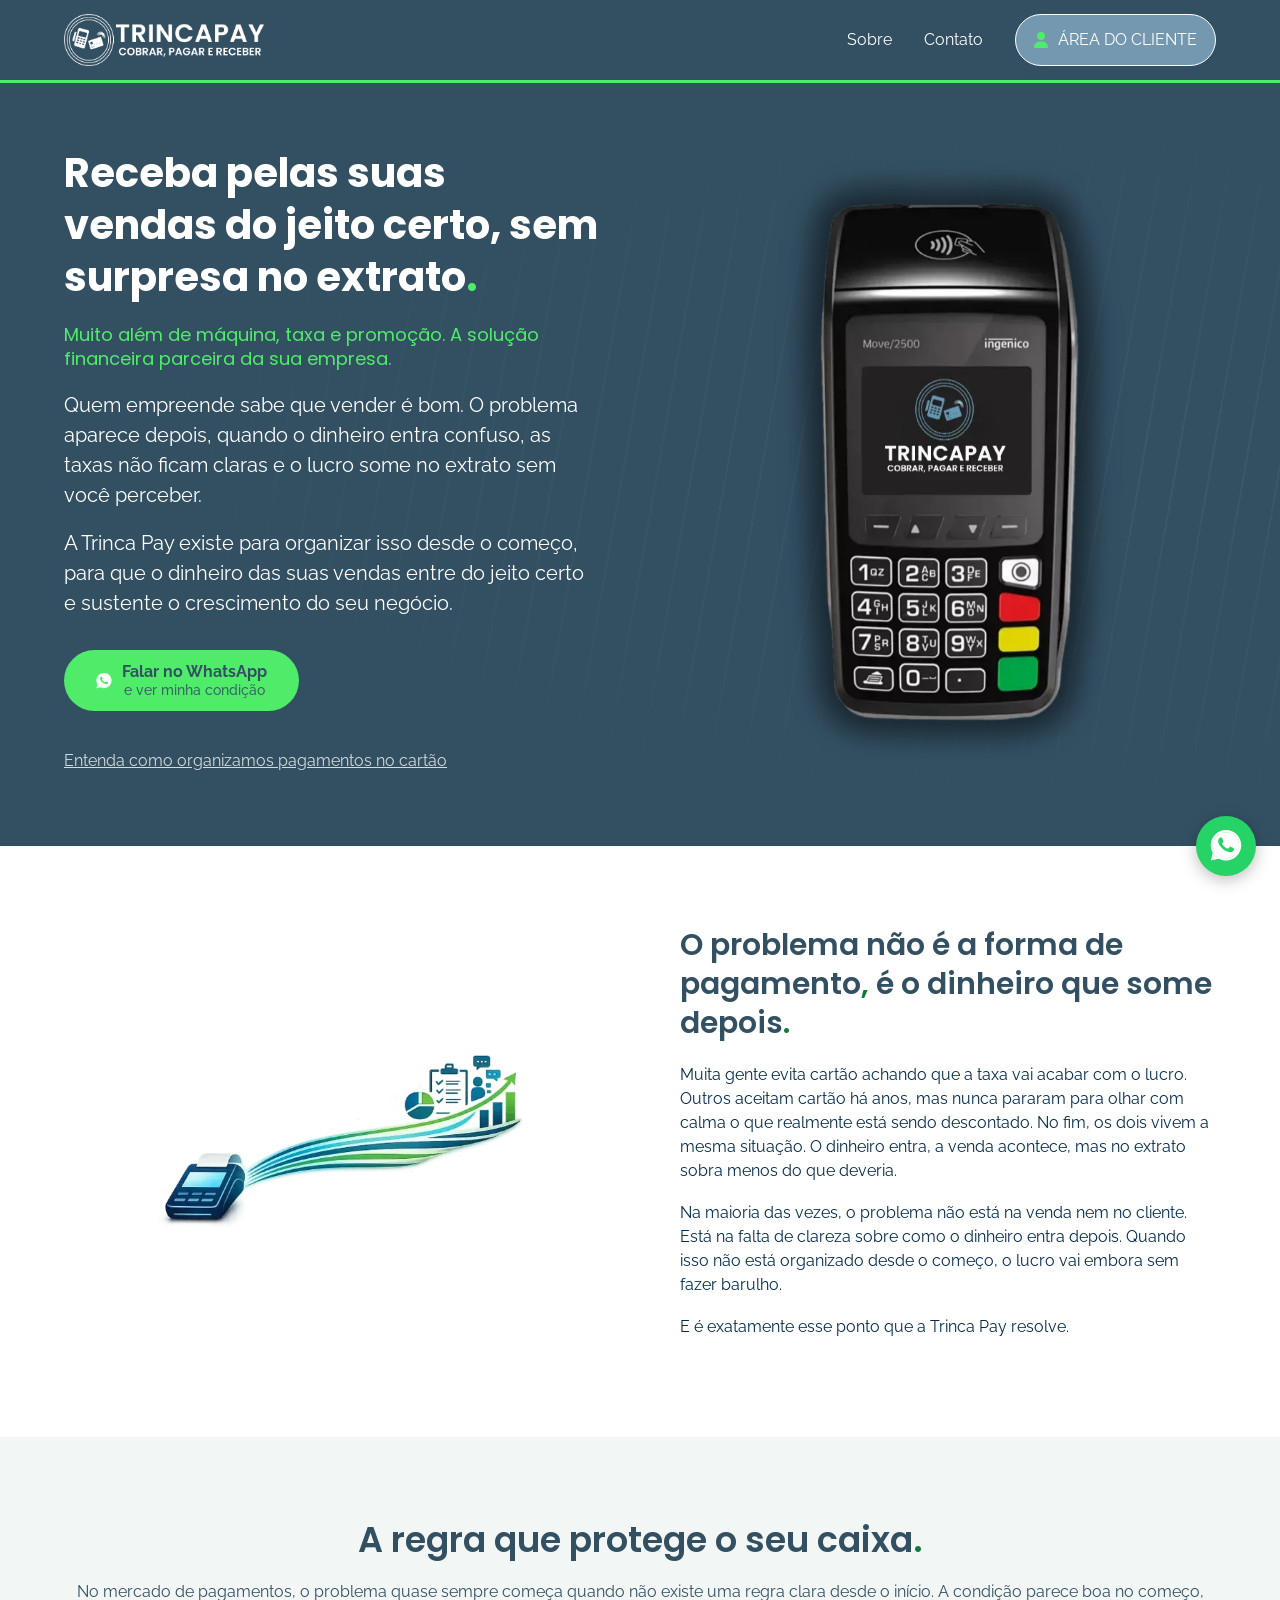
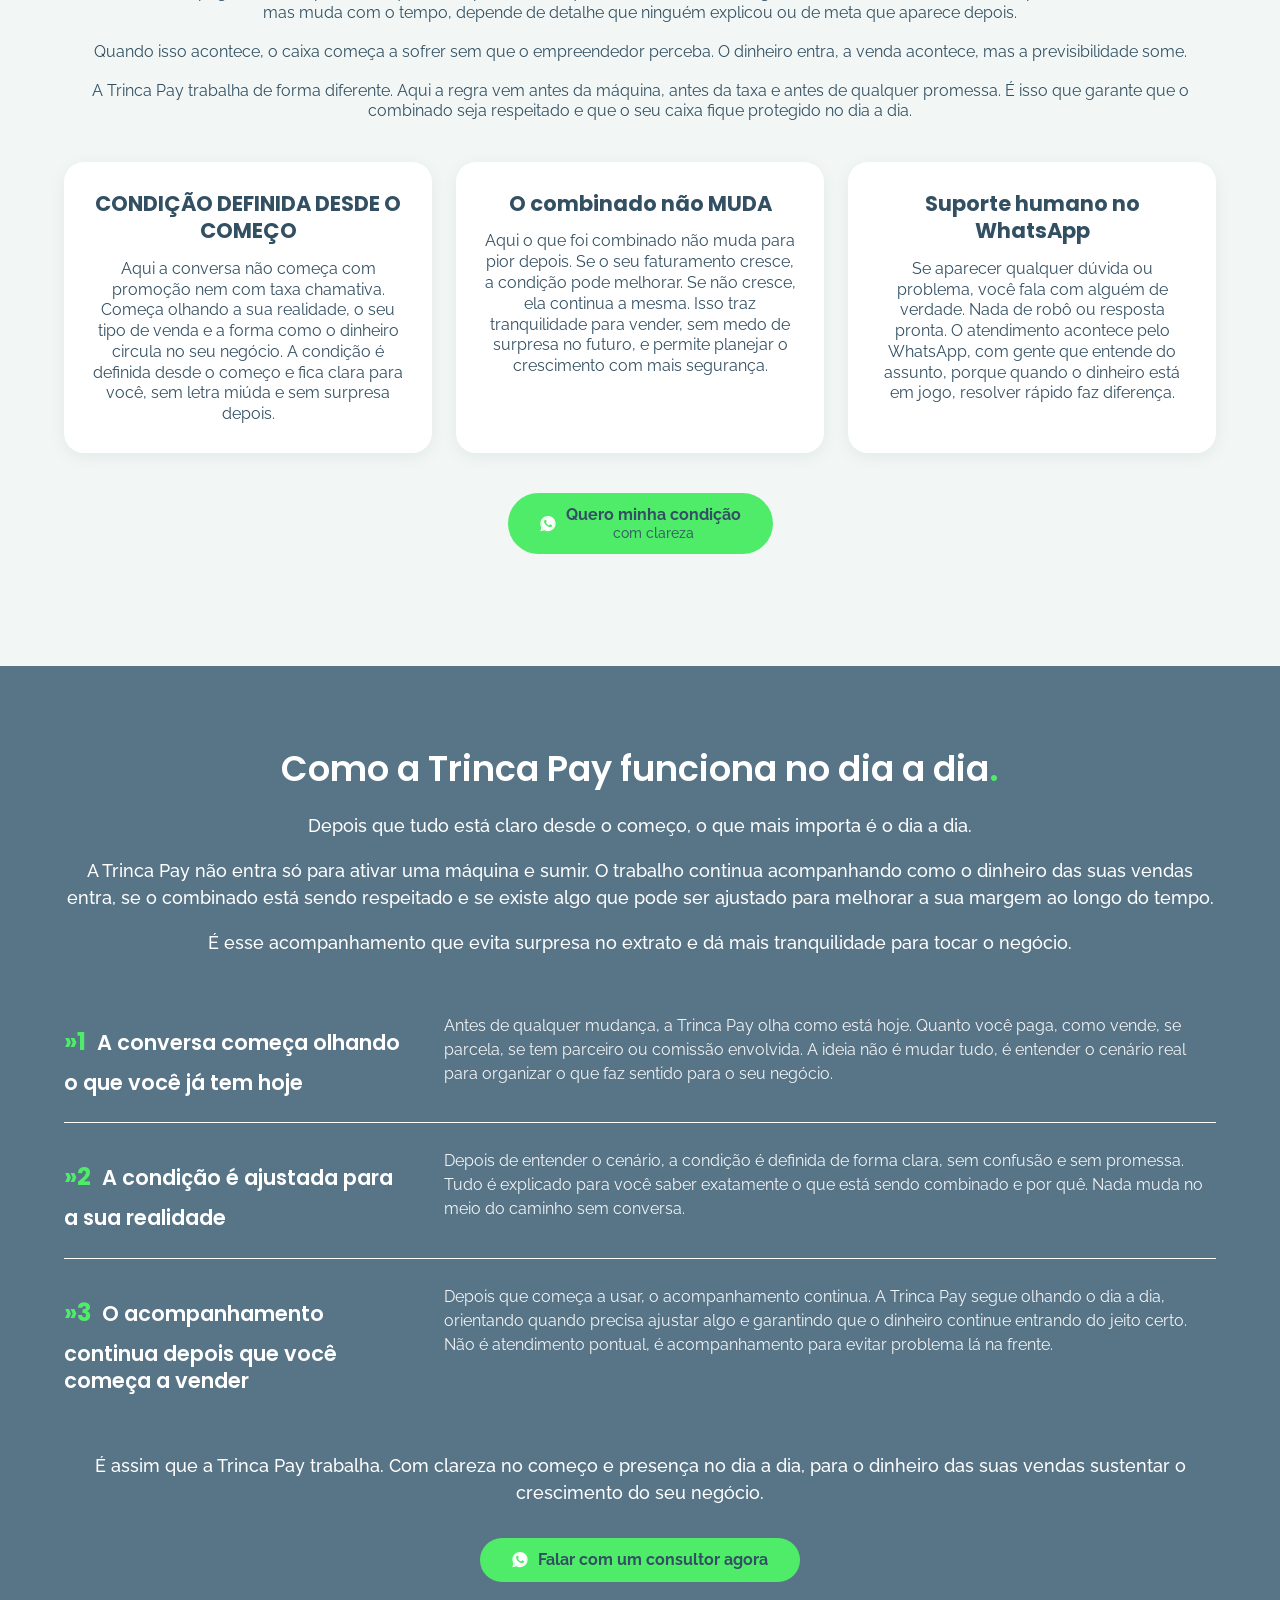
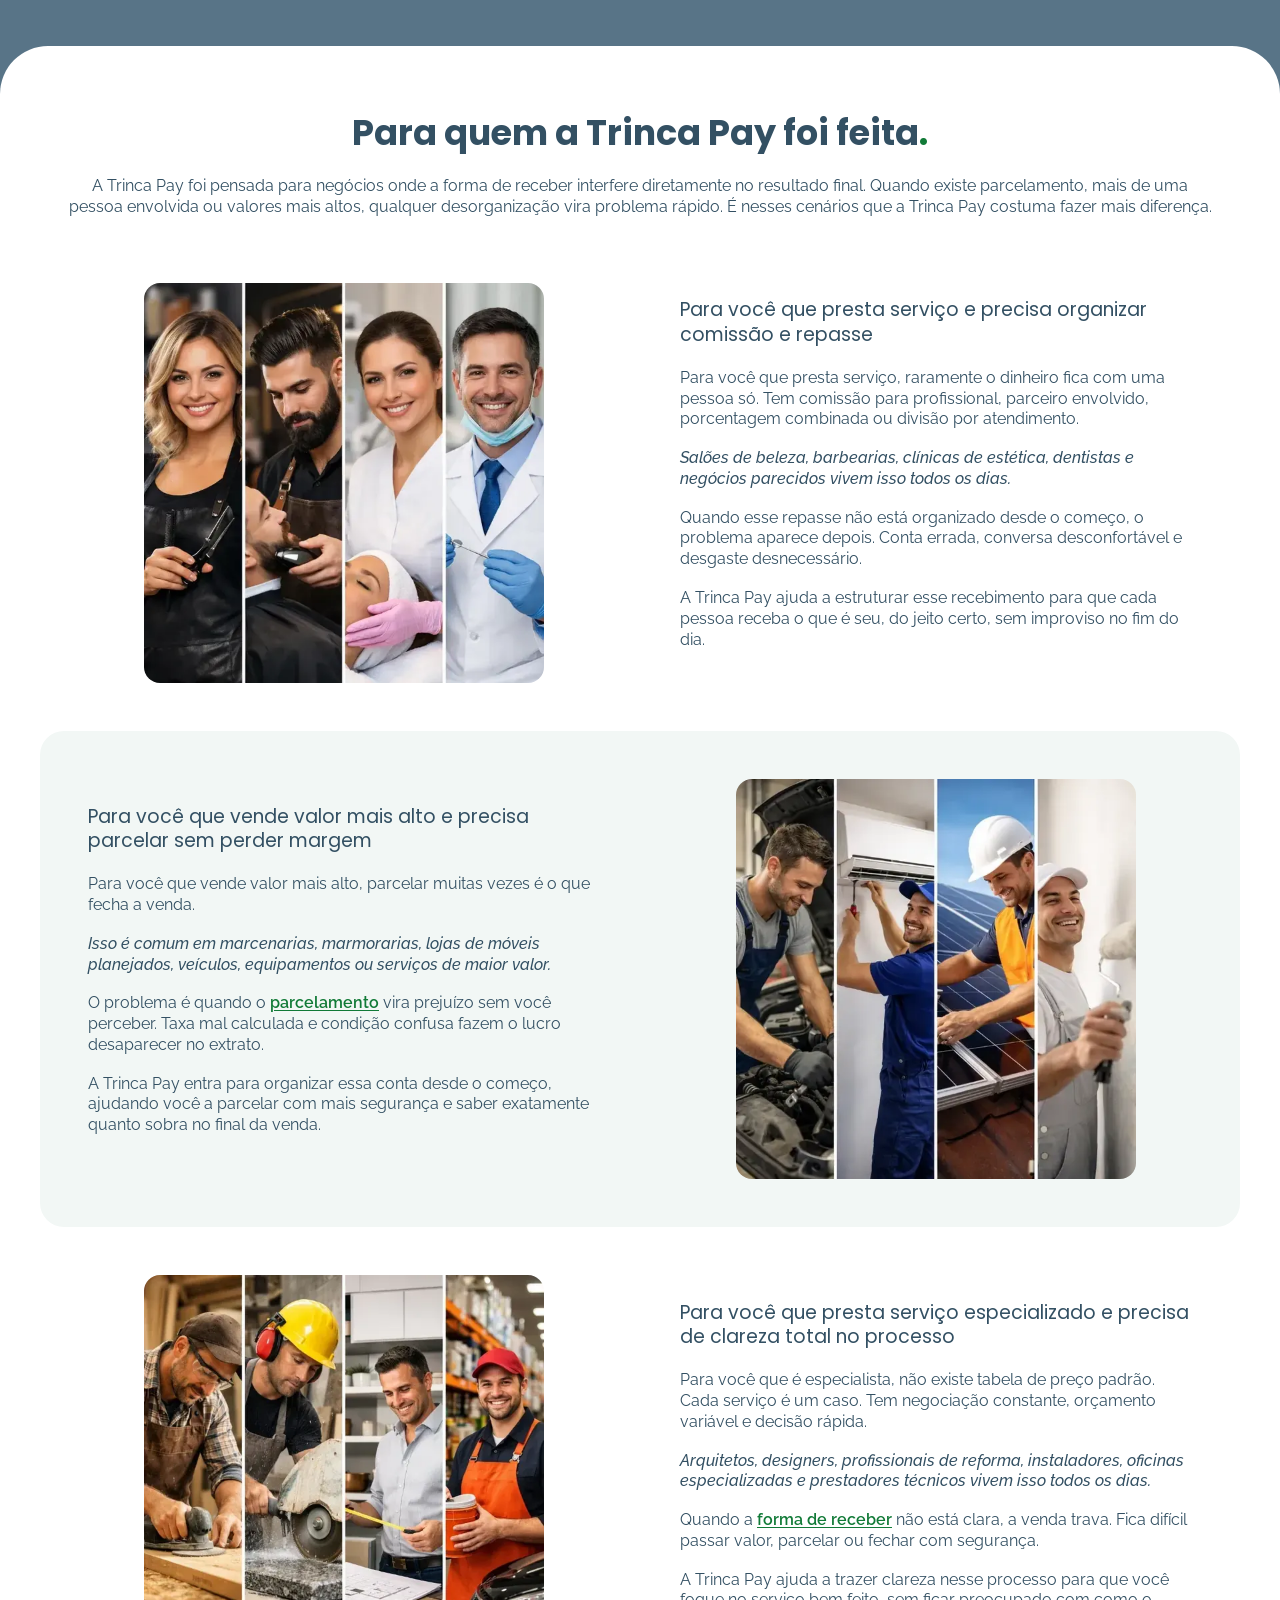
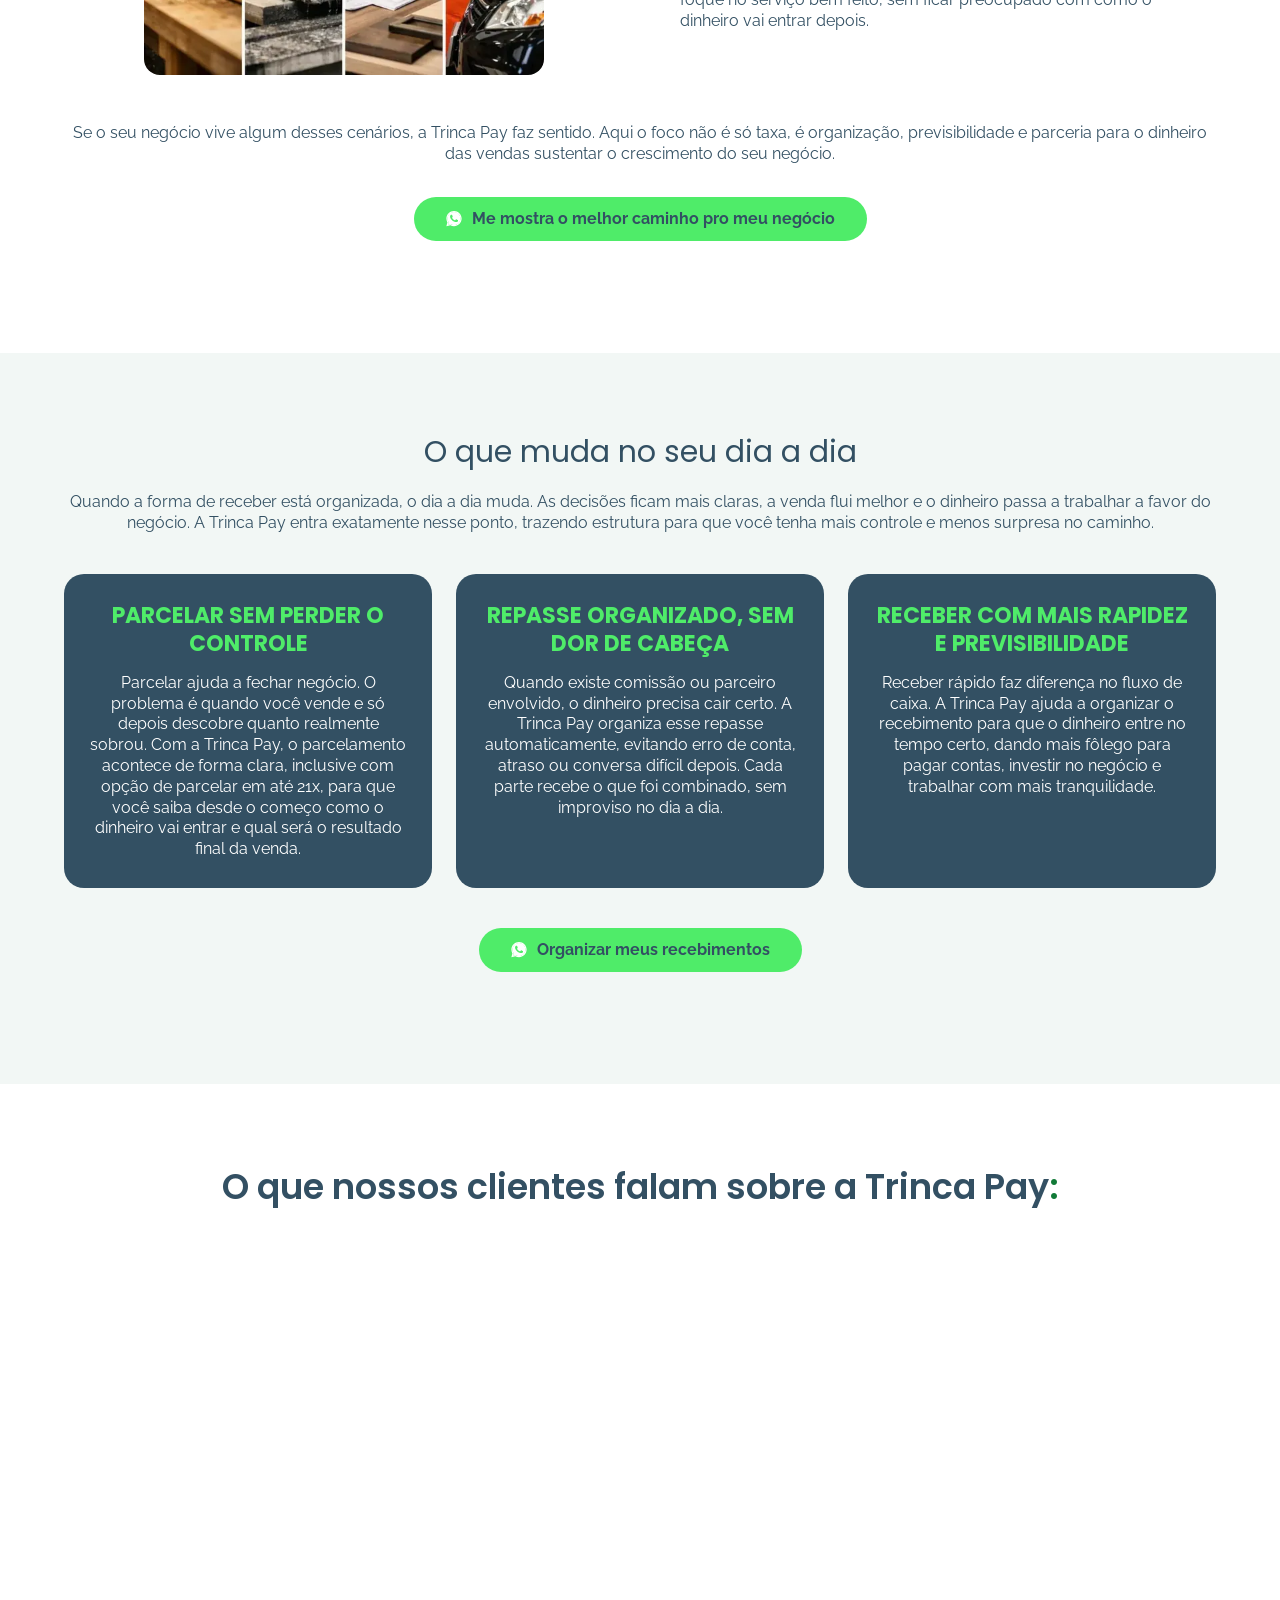
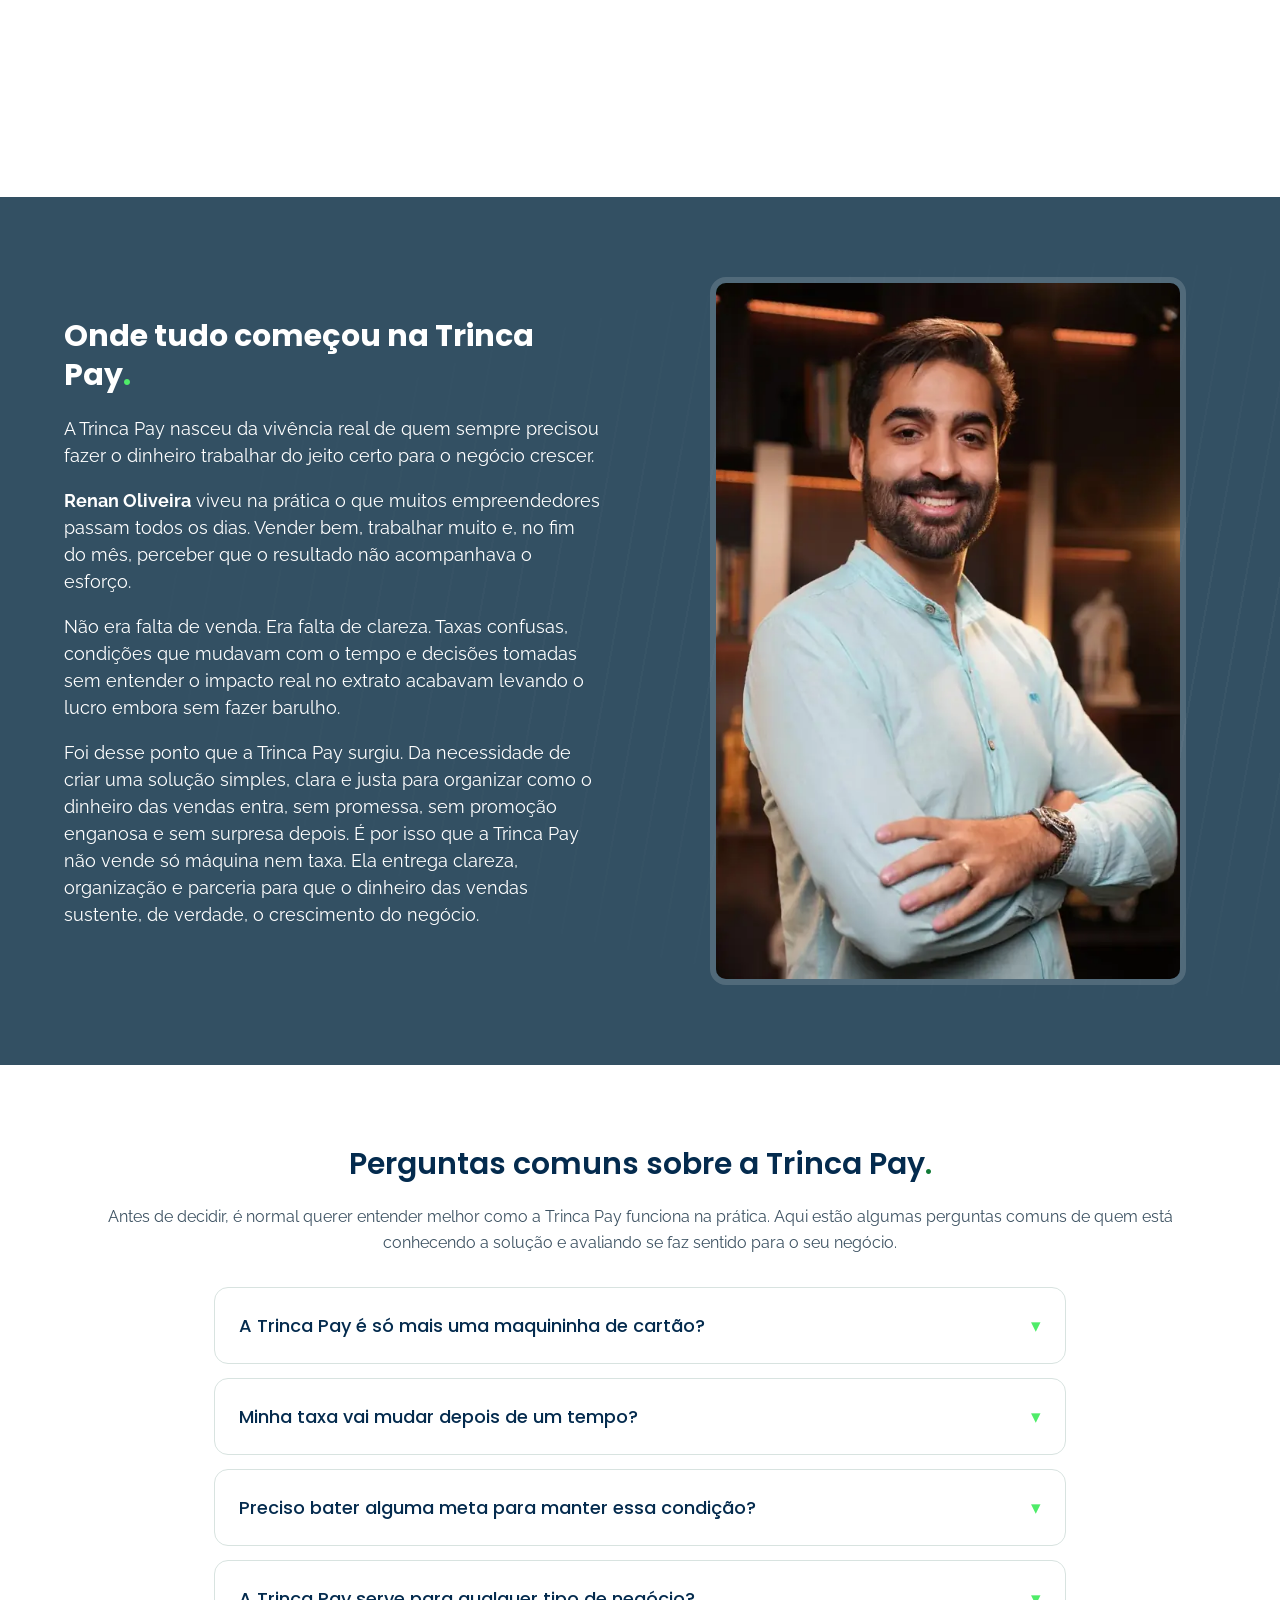
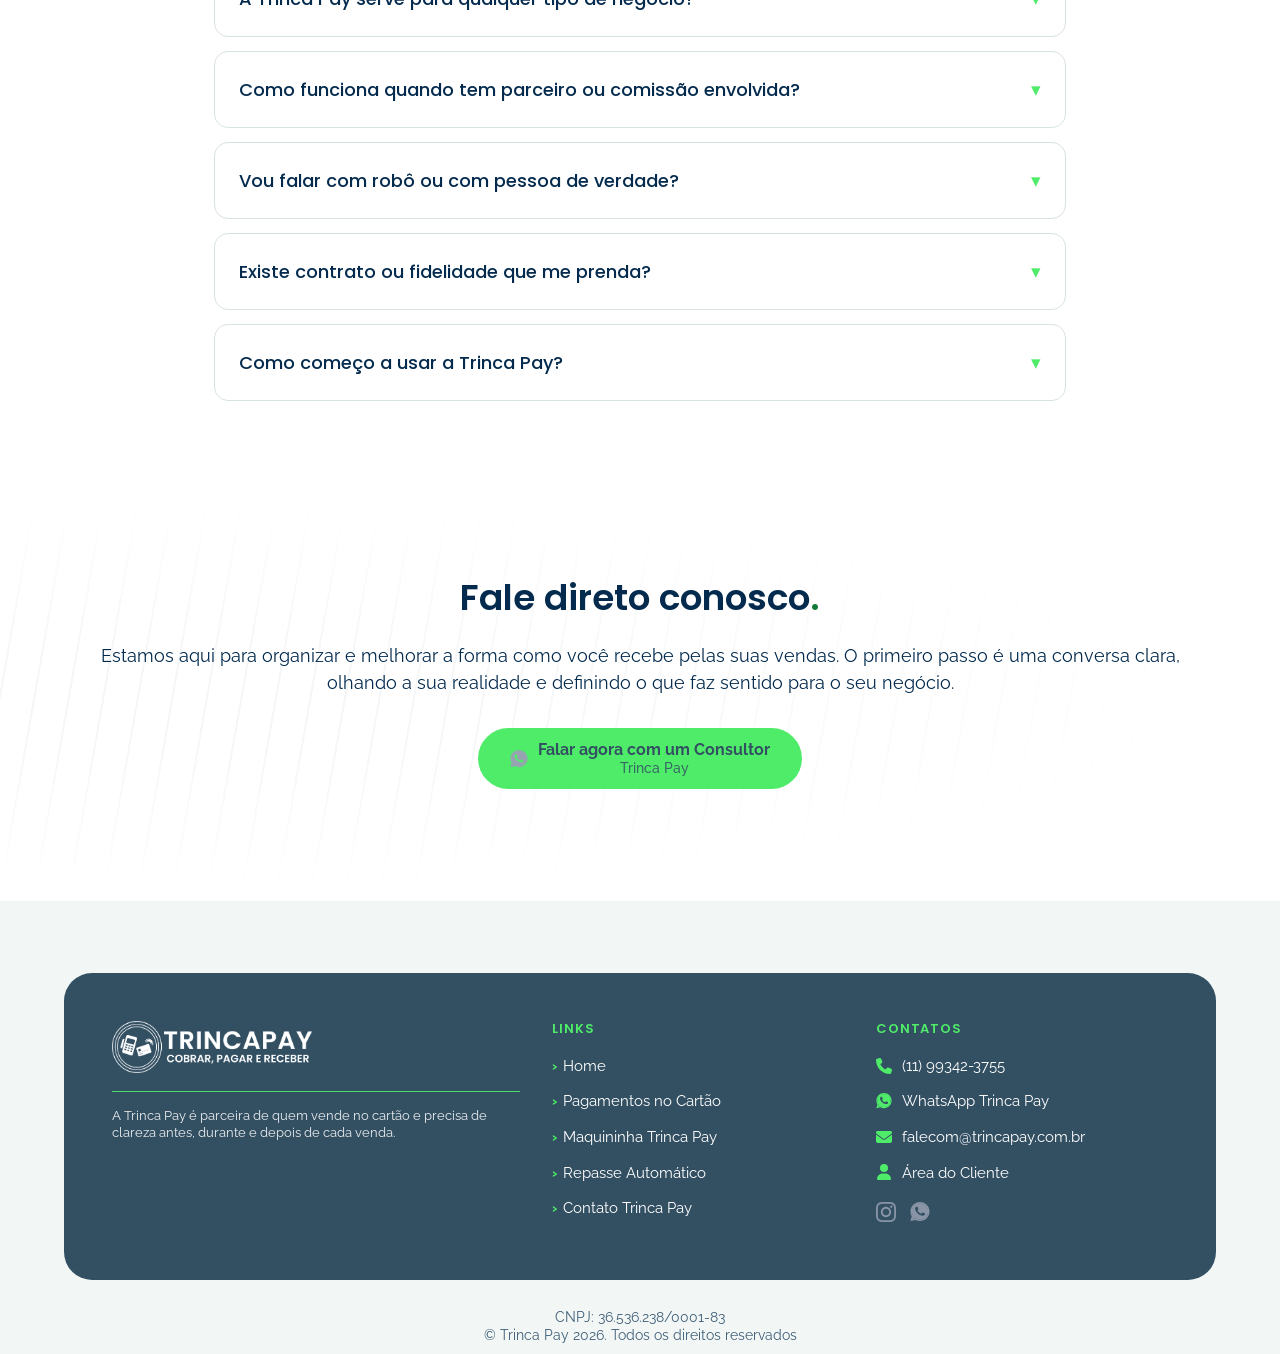
<file: index.html>
<!DOCTYPE html>
<html lang="pt-BR">
<head>
<meta charset="UTF-8">
<meta name="viewport" content="width=device-width, initial-scale=1">
<title>Pagamentos no Cartão sem Surpresa no Extrato | Trinca Pay</title>
<meta name="description" content="A Trinca Pay organiza pagamentos no cartão com condições claras, repasse automático e suporte humano no WhatsApp, sem surpresa no extrato.">
<meta name="keywords" content="meios de pagamento, recebimentos no cartão, condições justas, Trinca Pay">
<meta name="author" content="Trinca Pay">
<meta name="robots" content="index, follow">
<link rel="canonical" href="https://trincapay.com.br/">

<meta property="og:type" content="website">
<meta property="og:title" content="Pagamentos no Cartão sem Surpresa no Extrato | Trinca Pay">
<meta property="og:description" content="A Trinca Pay organiza pagamentos no cartão com condições claras, repasse automático e suporte humano no WhatsApp, sem surpresa no extrato.">
<meta property="og:image" content="/og-share-image.jpg">
<meta property="og:url" content="https://trincapay.com.br/">
<meta name="twitter:card" content="summary_large_image">

<link rel="preconnect" href="https://fonts.googleapis.com">
<link rel="preconnect" href="https://fonts.gstatic.com" crossorigin>
<link rel="preload" as="style" href="https://fonts.googleapis.com/css2?family=Poppins:wght@400;500;600;700&family=Raleway:wght@400;500;600;700&display=swap" onload="this.onload=null;this.rel='stylesheet'">
<noscript><link rel="stylesheet" href="https://fonts.googleapis.com/css2?family=Poppins:wght@400;500;600;700&family=Raleway:wght@400;500;600;700&display=swap"></noscript>
<link rel="preconnect" href="https://images.leadconnectorhq.com">
<link rel="icon" type="image/webp" href="/favicon.webp">
<link rel="stylesheet" href="/assets/css/style.css?v=7">

<!-- Google Tag Manager (carregamento adiado: idle/interação do usuário, com limite de 3.5s, para não bloquear o carregamento inicial) -->
<script>
(function(w,d,s,l,i){
  w[l]=w[l]||[];w[l].push({'gtm.start': new Date().getTime(), event:'gtm.js'});
  function loadGTM(){
    if (w.__gtmLoaded) return;
    w.__gtmLoaded = true;
    var f=d.getElementsByTagName(s)[0], j=d.createElement(s), dl=l!='dataLayer'?'&l='+l:'';
    j.async=true; j.src='https://www.googletagmanager.com/gtm.js?id='+i+dl;
    f.parentNode.insertBefore(j,f);
  }
  var events = ['scroll','mousemove','touchstart','keydown','click'];
  function onInteract(){ events.forEach(function(e){ w.removeEventListener(e, onInteract); }); loadGTM(); }
  events.forEach(function(e){ w.addEventListener(e, onInteract, {passive:true, once:true}); });
  setTimeout(loadGTM, 3500);
})(window,document,'script','dataLayer','GTM-535Q238L');
</script>
<!-- End Google Tag Manager -->
<script src="/assets/js/analytics-events.js?v=2" defer></script>
<script type="application/ld+json">
{
  "@context": "https://schema.org",
  "@type": "Organization",
  "name": "Trinca Pay",
  "url": "https://trincapay.com.br",
  "logo": "https://trincapay.com.br/assets/images/logo-trincapay.webp",
  "description": "A Trinca Pay é parceira de quem vende no cartão e precisa de clareza antes, durante e depois de cada venda.",
  "contactPoint": {
    "@type": "ContactPoint",
    "telephone": "+55-11-99342-3755",
    "contactType": "customer service",
    "areaServed": "BR",
    "availableLanguage": "Portuguese"
  },
  "sameAs": [
    "https://www.instagram.com/trincapay",
    "https://wa.me/5511993423755"
  ]
}
</script>
<script type="application/ld+json">
{
  "@context": "https://schema.org",
  "@type": "WebSite",
  "name": "Trinca Pay",
  "url": "https://trincapay.com.br"
}
</script>
<script type="application/ld+json">
{
  "@context": "https://schema.org",
  "@type": "FAQPage",
  "mainEntity": [
    {
      "@type": "Question",
      "name": "A Trinca Pay é só mais uma maquininha de cartão?",
      "acceptedAnswer": {
        "@type": "Answer",
        "text": "Com certeza não. A maquininha é só a ferramenta que vai estar ali com você todos os dias. O trabalho da TrincaPay vai muito além disso. O que a gente faz é organizar a melhor forma para o dinheiro das suas vendas entrar, sem confusão e sem surpresa depois. São ajustes simples, olhando a sua realidade, que ajudam o dinheiro a render mais e a sua margem de lucro a aparecer no final do mês."
      }
    },
    {
      "@type": "Question",
      "name": "Minha taxa vai mudar depois de um tempo?",
      "acceptedAnswer": {
        "@type": "Answer",
        "text": "Não. A condição é definida desde o começo, com base na sua realidade. A regra da TrincaPay é clara: o que foi combinado não piora depois. Se o seu faturamento cresce, a condição pode melhorar. Se não cresce, ela não piora. Isso traz tranquilidade para vender e segurança para planejar."
      }
    },
    {
      "@type": "Question",
      "name": "Preciso bater alguma meta para manter essa condição?",
      "acceptedAnswer": {
        "@type": "Answer",
        "text": "Não. Aqui não existe meta escondida. Você não perde condição porque deixou de bater um número. A TrincaPay não trabalha com esse tipo de prática, justamente para evitar susto no extrato depois."
      }
    },
    {
      "@type": "Question",
      "name": "A Trinca Pay serve para qualquer tipo de negócio?",
      "acceptedAnswer": {
        "@type": "Answer",
        "text": "Ela faz mais sentido para quem precisa de previsibilidade no recebimento. Negócios que parcelam vendas, trabalham com parceiros, comissões ou ticket mais alto costumam sentir a diferença rapidamente. Quem busca apenas a menor taxa, sem olhar estrutura e organização, normalmente não é o perfil da TrincaPay."
      }
    },
    {
      "@type": "Question",
      "name": "Como funciona quando tem parceiro ou comissão envolvida?",
      "acceptedAnswer": {
        "@type": "Answer",
        "text": "Quando a operação precisa, o dinheiro já cai separado para cada pessoa envolvida na venda. Isso evita confusão, erro e discussão depois. Cada um recebe o que é seu, do jeito certo, sem precisar resolver problema no fim do dia."
      }
    },
    {
      "@type": "Question",
      "name": "Vou falar com robô ou com pessoa de verdade?",
      "acceptedAnswer": {
        "@type": "Answer",
        "text": "Com pessoa de verdade. O atendimento é humano, pelo WhatsApp. Você fala com alguém que entende do assunto e resolve, principalmente quando o dinheiro está em jogo."
      }
    },
    {
      "@type": "Question",
      "name": "Existe contrato ou fidelidade que me prenda?",
      "acceptedAnswer": {
        "@type": "Answer",
        "text": "Não. A relação funciona porque faz sentido no dia a dia. Ninguém fica preso por contrato difícil de sair. Se a TrincaPay continuar ajudando, você fica. Simples assim."
      }
    },
    {
      "@type": "Question",
      "name": "Como começo a usar a Trinca Pay?",
      "acceptedAnswer": {
        "@type": "Answer",
        "text": "O primeiro passo é uma conversa simples. A gente olha como está hoje, entende o seu cenário e explica com clareza como a TrincaPay pode ajudar no seu caso, fazendo sentido para ambos, avançamos."
      }
    }
  ]
}
</script>
</head>
<body class="page-home">
<!-- Google Tag Manager (noscript) -->
<noscript><iframe src="https://www.googletagmanager.com/ns.html?id=GTM-535Q238L"
height="0" width="0" style="display:none;visibility:hidden"></iframe></noscript>
<!-- End Google Tag Manager (noscript) -->

<header class="site-header">
  <div class="container">
    <a href="/" class="logo-link" title="Trinca Pay - Cobrar, pagar e receber" itemscope itemtype="https://schema.org/Organization">
      <img src="/assets/images/logo-trincapay.webp" alt="Trinca Pay - Cobrar, pagar e receber" width="1121" height="293" title="Trinca Pay - Cobrar, pagar e receber" itemprop="logo image">
    <meta itemprop="name" content="Trinca Pay">
    <meta itemprop="url" content="https://trincapay.com.br">
    <meta itemprop="telephone" content="+55-11-99342-3755">
    </a>
    <input type="checkbox" id="nav-toggle" class="nav-toggle-checkbox">
    <label for="nav-toggle" class="nav-toggle-btn" aria-label="Abrir menu">&#9776;</label>
    <nav class="nav-links">
      <a href="/sobre-nos" class="nav-link" title="Sobre">Sobre</a>
      <a href="/contato" class="nav-link" title="Contato">Contato</a>
    </nav>
    <a href="https://portaltrinca.com.br/login" class="btn-area-cliente" target="_blank" rel="noopener" title="ÁREA DO CLIENTE">ÁREA DO CLIENTE</a>
  </div>
</header>

<main>

  <!-- HERO -->
  <section class="hero section-on-dark wave-bg">
    <div class="container grid-2">
      <div>
        <h1>Receba pelas suas vendas do jeito certo, sem surpresa no extrato<span class="accent">.</span></h1>
        <h2 class="hero-subtitle">Muito além de máquina, taxa e promoção. A solução financeira parceira da sua empresa.</h2>
        <p>Quem empreende sabe que vender é bom. O problema aparece depois, quando o dinheiro entra confuso, as taxas não ficam claras e o lucro some no extrato sem você perceber.</p>
        <p>A Trinca Pay existe para organizar isso desde o começo, para que o dinheiro das suas vendas entre do jeito certo e sustente o crescimento do seu negócio.</p>
        <div class="btn-wrap align-left">
          <a class="btn-cta" href="https://wa.me/5511993423755?text=Ol%C3%A1%2C%20vim%20pelo%20site%20da%20TrincaPay%20e%20quero%20entender%20minha%20condi%C3%A7%C3%A3o%20olhando%20meu%20extrato." target="_blank" rel="noopener" title="Falar no WhatsApp e ver minha condição">
            <span class="btn-icon"><svg viewBox="0 0 22 22" width="16" height="16" fill="#fff" xmlns="http://www.w3.org/2000/svg"><path fill-rule="evenodd" clip-rule="evenodd" d="M11 20.9647C16.7892 20.9647 21.4824 16.2716 21.4824 10.4824C21.4824 4.69311 16.7892 0 11 0C5.21075 0 0.517639 4.69311 0.517639 10.4824C0.517639 12.3624 1.01255 14.1268 1.8792 15.6524L0.517639 20.9647L5.99457 19.6947C7.48195 20.5046 9.18724 20.9647 11 20.9647ZM11 19.3521C15.8986 19.3521 19.8697 15.381 19.8697 10.4824C19.8697 5.58377 15.8986 1.61267 11 1.61267C6.10141 1.61267 2.13031 5.58377 2.13031 10.4824C2.13031 12.3737 2.72231 14.1268 3.73111 15.5665L2.93665 18.5457L5.96841 17.7878C7.39808 18.7743 9.13157 19.3521 11 19.3521Z"/><path fill-rule="evenodd" clip-rule="evenodd" d="M10.9998 19.4668C15.962 19.4668 19.9847 15.4442 19.9847 10.4819C19.9847 5.51974 15.962 1.49707 10.9998 1.49707C6.03762 1.49707 2.01495 5.51974 2.01495 10.4819C2.01495 12.3979 2.61464 14.1737 3.63654 15.6321L2.83176 18.65L5.9029 17.8822C7.35114 18.8816 9.10714 19.4668 10.9998 19.4668ZM7.44901 5.1587C7.8049 5.15562 8.14911 5.15264 8.37955 5.61548C8.57893 6.01595 8.82411 6.70349 9.11351 7.52482C9.11475 7.52833 9.11601 7.53188 9.11727 7.53547C9.18485 7.72704 9.29035 8.02613 9.15169 8.22437C9.01042 8.42633 8.69542 8.83272 8.46729 9.09595C8.40886 9.16338 8.29175 9.31767 8.45134 9.56914C8.49101 9.63166 8.52525 9.69572 8.56299 9.76629C8.71497 10.0506 8.92355 10.4408 9.77179 11.263C10.6279 12.093 11.702 12.5707 12.0982 12.7297C12.2058 12.7907 12.4645 12.8725 12.638 12.711C12.7178 12.6367 12.8681 12.4447 13.032 12.2353C13.2245 11.9894 13.4359 11.7194 13.5739 11.5879C13.5781 11.5841 13.5824 11.5802 13.5868 11.5761C13.6791 11.4915 13.8255 11.3573 14.0945 11.465C14.3301 11.5593 15.234 11.9943 15.9168 12.3229C16.0511 12.3875 16.1768 12.448 16.2872 12.501C16.3957 12.5354 16.5533 12.6621 16.5533 12.916C16.5533 13.4889 16.1477 15.1853 14.1764 15.2204C12.2051 15.2555 9.83062 14.2245 8.02344 12.2315C6.15087 10.1664 5.59515 8.78594 5.59515 7.52482C5.59515 5.98603 6.67148 5.15921 7.36175 5.15921C7.39088 5.15921 7.41998 5.15895 7.44901 5.1587Z"/></svg></span>
            <span>Falar no WhatsApp<span class="btn-sub">e ver minha condição</span></span>
          </a>
        </div>
        <a class="hero-eyebrow-link" href="/pagamentos-no-cartao" title="Entenda como organizamos pagamentos no cartão">Entenda como organizamos pagamentos no cartão</a>
      </div>
      <div>
        <a href="/maquininha-trinca-pay" title="Trinca Pay como meio de pagamento parceiro para organizar recebimentos no cartão">
          <img src="/assets/images/home-hero.webp" alt="Trinca Pay como meio de pagamento parceiro para organizar recebimentos no cartão" width="512" height="840" fetchpriority="high" title="Trinca Pay como meio de pagamento parceiro para organizar recebimentos no cartão">
        </a>
      </div>
    </div>
  </section>

  <!-- O PROBLEMA -->
  <section class="section-on-light">
    <div class="container">
      <div class="grid-2">
        <div class="problema-img"><img src="/assets/images/home-estrutura-recebimento.webp" alt="Estrutura de recebimento no cartão organizada pela Trinca Pay" width="768" height="512" loading="lazy" title="Estrutura de recebimento no cartão organizada pela Trinca Pay" srcset="/assets/images/home-estrutura-recebimento-mobile.webp 688w, /assets/images/home-estrutura-recebimento.webp 768w" sizes="(max-width:768px) 344px, 471px"></div>
        <div>
          <h2>O problema não é a forma de pagamento<span class="accent">,</span> é o dinheiro que some depois<span class="accent">.</span></h2>
          <p>Muita gente evita cartão achando que a taxa vai acabar com o lucro. Outros aceitam cartão há anos, mas nunca pararam para olhar com calma o que realmente está sendo descontado. No fim, os dois vivem a mesma situação. O dinheiro entra, a venda acontece, mas no extrato sobra menos do que deveria.</p>
          <p>Na maioria das vezes, o problema não está na venda nem no cliente. Está na falta de clareza sobre como o dinheiro entra depois. Quando isso não está organizado desde o começo, o lucro vai embora sem fazer barulho.</p>
          <p>E é exatamente esse ponto que a Trinca Pay resolve.</p>
        </div>
      </div>
    </div>
  </section>

  <!-- A REGRA + CARDS + COMO FUNCIONA (bloco médio) -->
  <section class="section-on-light" style="background:var(--color-alt-bg);">
    <div class="container text-center">
      <h2>A regra que protege o seu caixa<span class="accent">.</span></h2>
      <p>No mercado de pagamentos, o problema quase sempre começa quando não existe uma regra clara desde o início. A condição parece boa no começo, mas muda com o tempo, depende de detalhe que ninguém explicou ou de meta que aparece depois.</p>
      <p>Quando isso acontece, o caixa começa a sofrer sem que o empreendedor perceba. O dinheiro entra, a venda acontece, mas a previsibilidade some.</p>
      <p>A Trinca Pay trabalha de forma diferente. Aqui a regra vem antes da máquina, antes da taxa e antes de qualquer promessa. É isso que garante que o combinado seja respeitado e que o seu caixa fique protegido no dia a dia.</p>

      <div class="card-grid-3">
        <div class="feature-card">
          <h3><a href="/pagamentos-no-cartao" title="CONDIÇÃO DEFINIDA DESDE O COMEÇO">CONDIÇÃO DEFINIDA DESDE O COMEÇO</a></h3>
          <p>Aqui a conversa não começa com promoção nem com taxa chamativa. Começa olhando a sua realidade, o seu tipo de venda e a forma como o dinheiro circula no seu negócio. A condição é definida desde o começo e fica clara para você, sem letra miúda e sem surpresa depois.</p>
        </div>
        <div class="feature-card">
          <h3><a href="/pagamentos-no-cartao" title="O combinado não MUDA">O combinado não MUDA</a></h3>
          <p>Aqui o que foi combinado não muda para pior depois. Se o seu faturamento cresce, a condição pode melhorar. Se não cresce, ela continua a mesma. Isso traz tranquilidade para vender, sem medo de surpresa no futuro, e permite planejar o crescimento com mais segurança.</p>
        </div>
        <div class="feature-card">
          <h3>Suporte humano no WhatsApp</h3>
          <p>Se aparecer qualquer dúvida ou problema, você fala com alguém de verdade. Nada de robô ou resposta pronta. O atendimento acontece pelo WhatsApp, com gente que entende do assunto, porque quando o dinheiro está em jogo, resolver rápido faz diferença.</p>
        </div>
      </div>

      <div class="btn-wrap">
        <a class="btn-cta" href="https://wa.me/5511993423755?text=Ol%C3%A1%2C%20estou%20no%20site%20da%20TrincaPay%20e%20quero%20entender%20como%20funciona%20a%20condi%C3%A7%C3%A3o%20definida%20desde%20o%20in%C3%ADcio." target="_blank" rel="noopener" title="Quero minha condição com clareza">
          <span class="btn-icon"><svg viewBox="0 0 22 22" width="16" height="16" fill="#fff" xmlns="http://www.w3.org/2000/svg"><path fill-rule="evenodd" clip-rule="evenodd" d="M11 20.9647C16.7892 20.9647 21.4824 16.2716 21.4824 10.4824C21.4824 4.69311 16.7892 0 11 0C5.21075 0 0.517639 4.69311 0.517639 10.4824C0.517639 12.3624 1.01255 14.1268 1.8792 15.6524L0.517639 20.9647L5.99457 19.6947C7.48195 20.5046 9.18724 20.9647 11 20.9647ZM11 19.3521C15.8986 19.3521 19.8697 15.381 19.8697 10.4824C19.8697 5.58377 15.8986 1.61267 11 1.61267C6.10141 1.61267 2.13031 5.58377 2.13031 10.4824C2.13031 12.3737 2.72231 14.1268 3.73111 15.5665L2.93665 18.5457L5.96841 17.7878C7.39808 18.7743 9.13157 19.3521 11 19.3521Z"/><path fill-rule="evenodd" clip-rule="evenodd" d="M10.9998 19.4668C15.962 19.4668 19.9847 15.4442 19.9847 10.4819C19.9847 5.51974 15.962 1.49707 10.9998 1.49707C6.03762 1.49707 2.01495 5.51974 2.01495 10.4819C2.01495 12.3979 2.61464 14.1737 3.63654 15.6321L2.83176 18.65L5.9029 17.8822C7.35114 18.8816 9.10714 19.4668 10.9998 19.4668ZM7.44901 5.1587C7.8049 5.15562 8.14911 5.15264 8.37955 5.61548C8.57893 6.01595 8.82411 6.70349 9.11351 7.52482C9.11475 7.52833 9.11601 7.53188 9.11727 7.53547C9.18485 7.72704 9.29035 8.02613 9.15169 8.22437C9.01042 8.42633 8.69542 8.83272 8.46729 9.09595C8.40886 9.16338 8.29175 9.31767 8.45134 9.56914C8.49101 9.63166 8.52525 9.69572 8.56299 9.76629C8.71497 10.0506 8.92355 10.4408 9.77179 11.263C10.6279 12.093 11.702 12.5707 12.0982 12.7297C12.2058 12.7907 12.4645 12.8725 12.638 12.711C12.7178 12.6367 12.8681 12.4447 13.032 12.2353C13.2245 11.9894 13.4359 11.7194 13.5739 11.5879C13.5781 11.5841 13.5824 11.5802 13.5868 11.5761C13.6791 11.4915 13.8255 11.3573 14.0945 11.465C14.3301 11.5593 15.234 11.9943 15.9168 12.3229C16.0511 12.3875 16.1768 12.448 16.2872 12.501C16.3957 12.5354 16.5533 12.6621 16.5533 12.916C16.5533 13.4889 16.1477 15.1853 14.1764 15.2204C12.2051 15.2555 9.83062 14.2245 8.02344 12.2315C6.15087 10.1664 5.59515 8.78594 5.59515 7.52482C5.59515 5.98603 6.67148 5.15921 7.36175 5.15921C7.39088 5.15921 7.41998 5.15895 7.44901 5.1587Z"/></svg></span>
          <span>Quero minha condição<span class="btn-sub">com clareza</span></span>
        </a>
      </div>
    </div>
  </section>

  <!-- COMO FUNCIONA NO DIA A DIA (fundo azul escuro) -->
  <section class="section-on-dark" style="background:var(--color-bg-panel-blue);">
    <div class="container text-center">
      <h2>Como a Trinca Pay funciona no dia a dia<span class="accent">.</span></h2>
      <p>Depois que tudo está claro desde o começo, o que mais importa é o dia a dia.</p>
      <p>A Trinca Pay não entra só para ativar uma máquina e sumir. O trabalho continua acompanhando como o dinheiro das suas vendas entra, se o combinado está sendo respeitado e se existe algo que pode ser ajustado para melhorar a sua margem ao longo do tempo.</p>
      <p>É esse acompanhamento que evita surpresa no extrato e dá mais tranquilidade para tocar o negócio.</p>

      <div class="step-list" style="text-align:left;">
        <div class="step-row">
          <h3><span class="step-num">»1</span> A conversa começa olhando o que você já tem hoje</h3>
          <p>Antes de qualquer mudança, a Trinca Pay olha como está hoje. Quanto você paga, como vende, se parcela, se tem parceiro ou comissão envolvida. A ideia não é mudar tudo, é entender o cenário real para organizar o que faz sentido para o seu negócio.</p>
        </div>
        <div class="step-row">
          <h3><span class="step-num">»2</span> A condição é ajustada para a sua realidade</h3>
          <p>Depois de entender o cenário, a condição é definida de forma clara, sem confusão e sem promessa. Tudo é explicado para você saber exatamente o que está sendo combinado e por quê. Nada muda no meio do caminho sem conversa.</p>
        </div>
        <div class="step-row">
          <h3><span class="step-num">»3</span> O acompanhamento continua depois que você começa a vender</h3>
          <p>Depois que começa a usar, o acompanhamento continua. A Trinca Pay segue olhando o dia a dia, orientando quando precisa ajustar algo e garantindo que o dinheiro continue entrando do jeito certo. Não é atendimento pontual, é acompanhamento para evitar problema lá na frente.</p>
        </div>
      </div>

      <p style="margin-top:32px;">É assim que a Trinca Pay trabalha. Com clareza no começo e presença no dia a dia, para o dinheiro das suas vendas sustentar o crescimento do seu negócio.</p>

      <div class="btn-wrap">
        <a class="btn-cta" href="https://wa.me/5511993423755?text=Ol%C3%A1%2C%20quero%20entender%20como%20a%20TrincaPay%20funciona%20no%20dia%20a%20dia%20e%20se%20faz%20sentido%20para%20meu%20neg%C3%B3cio." target="_blank" rel="noopener" title="Falar com um consultor agora">
          <span class="btn-icon"><svg viewBox="0 0 22 22" width="16" height="16" fill="#fff" xmlns="http://www.w3.org/2000/svg"><path fill-rule="evenodd" clip-rule="evenodd" d="M11 20.9647C16.7892 20.9647 21.4824 16.2716 21.4824 10.4824C21.4824 4.69311 16.7892 0 11 0C5.21075 0 0.517639 4.69311 0.517639 10.4824C0.517639 12.3624 1.01255 14.1268 1.8792 15.6524L0.517639 20.9647L5.99457 19.6947C7.48195 20.5046 9.18724 20.9647 11 20.9647ZM11 19.3521C15.8986 19.3521 19.8697 15.381 19.8697 10.4824C19.8697 5.58377 15.8986 1.61267 11 1.61267C6.10141 1.61267 2.13031 5.58377 2.13031 10.4824C2.13031 12.3737 2.72231 14.1268 3.73111 15.5665L2.93665 18.5457L5.96841 17.7878C7.39808 18.7743 9.13157 19.3521 11 19.3521Z"/><path fill-rule="evenodd" clip-rule="evenodd" d="M10.9998 19.4668C15.962 19.4668 19.9847 15.4442 19.9847 10.4819C19.9847 5.51974 15.962 1.49707 10.9998 1.49707C6.03762 1.49707 2.01495 5.51974 2.01495 10.4819C2.01495 12.3979 2.61464 14.1737 3.63654 15.6321L2.83176 18.65L5.9029 17.8822C7.35114 18.8816 9.10714 19.4668 10.9998 19.4668ZM7.44901 5.1587C7.8049 5.15562 8.14911 5.15264 8.37955 5.61548C8.57893 6.01595 8.82411 6.70349 9.11351 7.52482C9.11475 7.52833 9.11601 7.53188 9.11727 7.53547C9.18485 7.72704 9.29035 8.02613 9.15169 8.22437C9.01042 8.42633 8.69542 8.83272 8.46729 9.09595C8.40886 9.16338 8.29175 9.31767 8.45134 9.56914C8.49101 9.63166 8.52525 9.69572 8.56299 9.76629C8.71497 10.0506 8.92355 10.4408 9.77179 11.263C10.6279 12.093 11.702 12.5707 12.0982 12.7297C12.2058 12.7907 12.4645 12.8725 12.638 12.711C12.7178 12.6367 12.8681 12.4447 13.032 12.2353C13.2245 11.9894 13.4359 11.7194 13.5739 11.5879C13.5781 11.5841 13.5824 11.5802 13.5868 11.5761C13.6791 11.4915 13.8255 11.3573 14.0945 11.465C14.3301 11.5593 15.234 11.9943 15.9168 12.3229C16.0511 12.3875 16.1768 12.448 16.2872 12.501C16.3957 12.5354 16.5533 12.6621 16.5533 12.916C16.5533 13.4889 16.1477 15.1853 14.1764 15.2204C12.2051 15.2555 9.83062 14.2245 8.02344 12.2315C6.15087 10.1664 5.59515 8.78594 5.59515 7.52482C5.59515 5.98603 6.67148 5.15921 7.36175 5.15921C7.39088 5.15921 7.41998 5.15895 7.44901 5.1587Z"/></svg></span> Falar com um consultor agora
        </a>
      </div>
    </div>
  </section>

  <!-- PARA QUEM (painel branco com borda arredondada sobreposta) -->
  <section class="section-on-light" style="border-radius:48px 48px 0 0; margin-top:-48px; position:relative; z-index:2; background:#fff; padding-top:64px;">
    <div class="container text-center">
      <h2>Para quem a Trinca Pay foi feita<span class="accent">.</span></h2>
      <p>A Trinca Pay foi pensada para negócios onde a forma de receber interfere diretamente no resultado final. Quando existe parcelamento, mais de uma pessoa envolvida ou valores mais altos, qualquer desorganização vira problema rápido. É nesses cenários que a Trinca Pay costuma fazer mais diferença.</p>
    </div>

    <div class="container audience-row">
      <div class="grid-2">
        <div class="photo-strip"><img src="/assets/images/barbearias-saloes.webp" alt="Trinca Pay para barbearias e salões que precisam organizar recebimentos" width="716" height="716" loading="lazy" title="Trinca Pay para barbearias e salões que precisam organizar recebimentos" srcset="/assets/images/barbearias-saloes-mobile.webp 600w, /assets/images/barbearias-saloes.webp 716w" sizes="(max-width:768px) 300px, 400px"></div>
        <div>
          <h3>Para você que presta serviço e precisa organizar comissão e repasse</h3>
          <p>Para você que presta serviço, raramente o dinheiro fica com uma pessoa só. Tem comissão para profissional, parceiro envolvido, porcentagem combinada ou divisão por atendimento.</p>
          <p class="segment-line">Salões de beleza, barbearias, clínicas de estética, dentistas e negócios parecidos vivem isso todos os dias.</p>
          <p>Quando esse repasse não está organizado desde o começo, o problema aparece depois. Conta errada, conversa desconfortável e desgaste desnecessário.</p>
          <p>A Trinca Pay ajuda a estruturar esse recebimento para que cada pessoa receba o que é seu, do jeito certo, sem improviso no fim do dia.</p>
        </div>
      </div>
    </div>

    <div class="container audience-row" style="background:var(--color-alt-bg); border-radius:24px;">
      <div class="grid-2 reverse-mobile">
        <div>
          <h3>Para você que vende valor mais alto e precisa parcelar sem perder margem</h3>
          <p>Para você que vende valor mais alto, parcelar muitas vezes é o que fecha a venda.</p>
          <p class="segment-line">Isso é comum em marcenarias, marmorarias, lojas de móveis planejados, veículos, equipamentos ou serviços de maior valor.</p>
          <p>O problema é quando o <a class="accent-link" href="/pagamentos-no-cartao" title="parcelamento">parcelamento</a> vira prejuízo sem você perceber. Taxa mal calculada e condição confusa fazem o lucro desaparecer no extrato.</p>
          <p>A Trinca Pay entra para organizar essa conta desde o começo, ajudando você a parcelar com mais segurança e saber exatamente quanto sobra no final da venda.</p>
        </div>
        <div class="photo-strip"><img src="/assets/images/valor-alto-parcelamento.webp" alt="Trinca Pay para negócios de valor mais alto que precisam parcelar sem perder margem" width="716" height="716" loading="lazy" title="Trinca Pay para negócios de valor mais alto que precisam parcelar sem perder margem" srcset="/assets/images/valor-alto-parcelamento-mobile.webp 600w, /assets/images/valor-alto-parcelamento.webp 716w" sizes="(max-width:768px) 300px, 400px"></div>
      </div>
    </div>

    <div class="container audience-row">
      <div class="grid-2">
        <div class="photo-strip"><img src="/assets/images/prestadores-servico.webp" alt="Trinca Pay para prestadores de serviço especializado que buscam clareza nos pagamentos" width="716" height="716" loading="lazy" title="Trinca Pay para prestadores de serviço especializado que buscam clareza nos pagamentos" srcset="/assets/images/prestadores-servico-mobile.webp 600w, /assets/images/prestadores-servico.webp 716w" sizes="(max-width:768px) 300px, 400px"></div>
        <div>
          <h3>Para você que presta serviço especializado e precisa de clareza total no processo</h3>
          <p>Para você que é especialista, não existe tabela de preço padrão. Cada serviço é um caso. Tem negociação constante, orçamento variável e decisão rápida.</p>
          <p class="segment-line">Arquitetos, designers, profissionais de reforma, instaladores, oficinas especializadas e prestadores técnicos vivem isso todos os dias.</p>
          <p>Quando a <a class="accent-link" href="/maquininha-trinca-pay" title="forma de receber">forma de receber</a> não está clara, a venda trava. Fica difícil passar valor, parcelar ou fechar com segurança.</p>
          <p>A Trinca Pay ajuda a trazer clareza nesse processo para que você foque no serviço bem feito, sem ficar preocupado com como o dinheiro vai entrar depois.</p>
        </div>
      </div>
    </div>

    <div class="container text-center">
      <p>Se o seu negócio vive algum desses cenários, a Trinca Pay faz sentido. Aqui o foco não é só taxa, é organização, previsibilidade e parceria para o dinheiro das vendas sustentar o crescimento do seu negócio.</p>
      <div class="btn-wrap">
        <a class="btn-cta" href="https://wa.me/5511993423755?text=Ol%C3%A1%2C%20vim%20pelo%20site%20da%20TrincaPay%20e%20quero%20entender%20qual%20%C3%A9%20a%20melhor%20estrutura%20para%20o%20meu%20tipo%20de%20neg%C3%B3cio." target="_blank" rel="noopener" title="Me mostra o melhor caminho pro meu negócio">
          <span class="btn-icon"><svg viewBox="0 0 22 22" width="16" height="16" fill="#fff" xmlns="http://www.w3.org/2000/svg"><path fill-rule="evenodd" clip-rule="evenodd" d="M11 20.9647C16.7892 20.9647 21.4824 16.2716 21.4824 10.4824C21.4824 4.69311 16.7892 0 11 0C5.21075 0 0.517639 4.69311 0.517639 10.4824C0.517639 12.3624 1.01255 14.1268 1.8792 15.6524L0.517639 20.9647L5.99457 19.6947C7.48195 20.5046 9.18724 20.9647 11 20.9647ZM11 19.3521C15.8986 19.3521 19.8697 15.381 19.8697 10.4824C19.8697 5.58377 15.8986 1.61267 11 1.61267C6.10141 1.61267 2.13031 5.58377 2.13031 10.4824C2.13031 12.3737 2.72231 14.1268 3.73111 15.5665L2.93665 18.5457L5.96841 17.7878C7.39808 18.7743 9.13157 19.3521 11 19.3521Z"/><path fill-rule="evenodd" clip-rule="evenodd" d="M10.9998 19.4668C15.962 19.4668 19.9847 15.4442 19.9847 10.4819C19.9847 5.51974 15.962 1.49707 10.9998 1.49707C6.03762 1.49707 2.01495 5.51974 2.01495 10.4819C2.01495 12.3979 2.61464 14.1737 3.63654 15.6321L2.83176 18.65L5.9029 17.8822C7.35114 18.8816 9.10714 19.4668 10.9998 19.4668ZM7.44901 5.1587C7.8049 5.15562 8.14911 5.15264 8.37955 5.61548C8.57893 6.01595 8.82411 6.70349 9.11351 7.52482C9.11475 7.52833 9.11601 7.53188 9.11727 7.53547C9.18485 7.72704 9.29035 8.02613 9.15169 8.22437C9.01042 8.42633 8.69542 8.83272 8.46729 9.09595C8.40886 9.16338 8.29175 9.31767 8.45134 9.56914C8.49101 9.63166 8.52525 9.69572 8.56299 9.76629C8.71497 10.0506 8.92355 10.4408 9.77179 11.263C10.6279 12.093 11.702 12.5707 12.0982 12.7297C12.2058 12.7907 12.4645 12.8725 12.638 12.711C12.7178 12.6367 12.8681 12.4447 13.032 12.2353C13.2245 11.9894 13.4359 11.7194 13.5739 11.5879C13.5781 11.5841 13.5824 11.5802 13.5868 11.5761C13.6791 11.4915 13.8255 11.3573 14.0945 11.465C14.3301 11.5593 15.234 11.9943 15.9168 12.3229C16.0511 12.3875 16.1768 12.448 16.2872 12.501C16.3957 12.5354 16.5533 12.6621 16.5533 12.916C16.5533 13.4889 16.1477 15.1853 14.1764 15.2204C12.2051 15.2555 9.83062 14.2245 8.02344 12.2315C6.15087 10.1664 5.59515 8.78594 5.59515 7.52482C5.59515 5.98603 6.67148 5.15921 7.36175 5.15921C7.39088 5.15921 7.41998 5.15895 7.44901 5.1587Z"/></svg></span> Me mostra o melhor caminho pro meu negócio
        </a>
      </div>
    </div>
  </section>

  <!-- O QUE MUDA -->
  <section class="section-alt">
    <div class="container text-center">
      <h2>O que muda no seu dia a dia</h2>
      <p>Quando a forma de receber está organizada, o dia a dia muda. As decisões ficam mais claras, a venda flui melhor e o dinheiro passa a trabalhar a favor do negócio. A Trinca Pay entra exatamente nesse ponto, trazendo estrutura para que você tenha mais controle e menos surpresa no caminho.</p>

      <div class="card-grid-3">
        <div class="feature-card" style="background:var(--color-bg-dark);">
          <h3>PARCELAR SEM PERDER O CONTROLE</h3>
          <p>Parcelar ajuda a fechar negócio. O problema é quando você vende e só depois descobre quanto realmente sobrou. Com a Trinca Pay, o parcelamento acontece de forma clara, inclusive com opção de parcelar em até 21x, para que você saiba desde o começo como o dinheiro vai entrar e qual será o resultado final da venda.</p>
        </div>
        <div class="feature-card" style="background:var(--color-bg-dark);">
          <h3>REPASSE ORGANIZADO, SEM DOR DE CABEÇA</h3>
          <p>Quando existe comissão ou parceiro envolvido, o dinheiro precisa cair certo. A Trinca Pay organiza esse repasse automaticamente, evitando erro de conta, atraso ou conversa difícil depois. Cada parte recebe o que foi combinado, sem improviso no dia a dia.</p>
        </div>
        <div class="feature-card" style="background:var(--color-bg-dark);">
          <h3>RECEBER COM MAIS RAPIDEZ E PREVISIBILIDADE</h3>
          <p>Receber rápido faz diferença no fluxo de caixa. A Trinca Pay ajuda a organizar o recebimento para que o dinheiro entre no tempo certo, dando mais fôlego para pagar contas, investir no negócio e trabalhar com mais tranquilidade.</p>
        </div>
      </div>

      <div class="btn-wrap">
        <a class="btn-cta" href="https://wa.me/5511993423755?text=Ol%C3%A1%2C%20quero%20organizar%20meus%20recebimentos%20e%20entender%20como%20a%20TrincaPay%20pode%20me%20ajudar%20nisso." target="_blank" rel="noopener" title="Organizar meus recebimentos">
          <span class="btn-icon"><svg viewBox="0 0 22 22" width="16" height="16" fill="#fff" xmlns="http://www.w3.org/2000/svg"><path fill-rule="evenodd" clip-rule="evenodd" d="M11 20.9647C16.7892 20.9647 21.4824 16.2716 21.4824 10.4824C21.4824 4.69311 16.7892 0 11 0C5.21075 0 0.517639 4.69311 0.517639 10.4824C0.517639 12.3624 1.01255 14.1268 1.8792 15.6524L0.517639 20.9647L5.99457 19.6947C7.48195 20.5046 9.18724 20.9647 11 20.9647ZM11 19.3521C15.8986 19.3521 19.8697 15.381 19.8697 10.4824C19.8697 5.58377 15.8986 1.61267 11 1.61267C6.10141 1.61267 2.13031 5.58377 2.13031 10.4824C2.13031 12.3737 2.72231 14.1268 3.73111 15.5665L2.93665 18.5457L5.96841 17.7878C7.39808 18.7743 9.13157 19.3521 11 19.3521Z"/><path fill-rule="evenodd" clip-rule="evenodd" d="M10.9998 19.4668C15.962 19.4668 19.9847 15.4442 19.9847 10.4819C19.9847 5.51974 15.962 1.49707 10.9998 1.49707C6.03762 1.49707 2.01495 5.51974 2.01495 10.4819C2.01495 12.3979 2.61464 14.1737 3.63654 15.6321L2.83176 18.65L5.9029 17.8822C7.35114 18.8816 9.10714 19.4668 10.9998 19.4668ZM7.44901 5.1587C7.8049 5.15562 8.14911 5.15264 8.37955 5.61548C8.57893 6.01595 8.82411 6.70349 9.11351 7.52482C9.11475 7.52833 9.11601 7.53188 9.11727 7.53547C9.18485 7.72704 9.29035 8.02613 9.15169 8.22437C9.01042 8.42633 8.69542 8.83272 8.46729 9.09595C8.40886 9.16338 8.29175 9.31767 8.45134 9.56914C8.49101 9.63166 8.52525 9.69572 8.56299 9.76629C8.71497 10.0506 8.92355 10.4408 9.77179 11.263C10.6279 12.093 11.702 12.5707 12.0982 12.7297C12.2058 12.7907 12.4645 12.8725 12.638 12.711C12.7178 12.6367 12.8681 12.4447 13.032 12.2353C13.2245 11.9894 13.4359 11.7194 13.5739 11.5879C13.5781 11.5841 13.5824 11.5802 13.5868 11.5761C13.6791 11.4915 13.8255 11.3573 14.0945 11.465C14.3301 11.5593 15.234 11.9943 15.9168 12.3229C16.0511 12.3875 16.1768 12.448 16.2872 12.501C16.3957 12.5354 16.5533 12.6621 16.5533 12.916C16.5533 13.4889 16.1477 15.1853 14.1764 15.2204C12.2051 15.2555 9.83062 14.2245 8.02344 12.2315C6.15087 10.1664 5.59515 8.78594 5.59515 7.52482C5.59515 5.98603 6.67148 5.15921 7.36175 5.15921C7.39088 5.15921 7.41998 5.15895 7.44901 5.1587Z"/></svg></span> Organizar meus recebimentos
        </a>
      </div>
    </div>
  </section>

  <!-- DEPOIMENTOS -->
  <section class="section-on-light">
    <div class="container text-center">
      <h2>O que nossos clientes falam sobre a Trinca Pay<span class="accent">:</span></h2>
    </div>
    <div class="container">
      <iframe class="testimonials-frame" title="Depoimentos de clientes Trinca Pay" loading="lazy"
        src="https://reputationhub.site/reputation/widgets/review_widget/b90Iz1tq2URKQanTBJ9p?widgetId=69a9d572de9dccd68eaa19db"></iframe>
    </div>
  </section>

  <!-- FUNDADOR -->
  <section class="section-on-dark wave-bg">
    <div class="container grid-2">
      <div>
        <h2>Onde tudo começou na Trinca Pay<span class="accent">.</span></h2>
        <p>A Trinca Pay nasceu da vivência real de quem sempre precisou fazer o dinheiro trabalhar do jeito certo para o negócio crescer.</p>
        <p><strong>Renan Oliveira</strong> viveu na prática o que muitos empreendedores passam todos os dias. Vender bem, trabalhar muito e, no fim do mês, perceber que o resultado não acompanhava o esforço.</p>
        <p>Não era falta de venda. Era falta de clareza. Taxas confusas, condições que mudavam com o tempo e decisões tomadas sem entender o impacto real no extrato acabavam levando o lucro embora sem fazer barulho.</p>
        <p>Foi desse ponto que a Trinca Pay surgiu. Da necessidade de criar uma solução simples, clara e justa para organizar como o dinheiro das vendas entra, sem promessa, sem promoção enganosa e sem surpresa depois. É por isso que a Trinca Pay não vende só máquina nem taxa. Ela entrega clareza, organização e parceria para que o dinheiro das vendas sustente, de verdade, o crescimento do negócio.</p>
      </div>
      <div class="founder-photo">
        <img src="/assets/images/renan-oliveira-fundador.webp" alt="Renan Oliveira, fundador da Trinca Pay" width="853" height="1280" loading="lazy" title="Renan Oliveira, fundador da Trinca Pay" srcset="/assets/images/renan-oliveira-fundador-mobile.webp 600w, /assets/images/renan-oliveira-fundador.webp 853w" sizes="(max-width:768px) 300px, 476px">
      </div>
    </div>
  </section>

  <!-- FAQ -->
  <section class="section-on-light">
    <div class="container text-center">
      <h2>Perguntas comuns sobre a Trinca Pay<span class="accent">.</span></h2>
      <p>Antes de decidir, é normal querer entender melhor como a Trinca Pay funciona na prática. Aqui estão algumas perguntas comuns de quem está conhecendo a solução e avaliando se faz sentido para o seu negócio.</p>
    </div>
    <div class="container faq-list" style="max-width:900px;">
      <details class="faq-item">
        <summary>A Trinca Pay é só mais uma maquininha de cartão?</summary>
        <p>Com certeza não. A maquininha é só a ferramenta que vai estar ali com você todos os dias. O trabalho da TrincaPay vai muito além disso. O que a gente faz é organizar a melhor forma para o dinheiro das suas vendas entrar, sem confusão e sem surpresa depois. São ajustes simples, olhando a sua realidade, que ajudam o dinheiro a render mais e a sua margem de lucro a aparecer no final do mês.</p>
      </details>
      <details class="faq-item">
        <summary>Minha taxa vai mudar depois de um tempo?</summary>
        <p>Não. A condição é definida desde o começo, com base na sua realidade. A regra da TrincaPay é clara: o que foi combinado não piora depois. Se o seu faturamento cresce, a condição pode melhorar. Se não cresce, ela não piora. Isso traz tranquilidade para vender e segurança para planejar.</p>
      </details>
      <details class="faq-item">
        <summary>Preciso bater alguma meta para manter essa condição?</summary>
        <p>Não. Aqui não existe meta escondida. Você não perde condição porque deixou de bater um número. A TrincaPay não trabalha com esse tipo de prática, justamente para evitar susto no extrato depois.</p>
      </details>
      <details class="faq-item">
        <summary>A Trinca Pay serve para qualquer tipo de negócio?</summary>
        <p>Ela faz mais sentido para quem precisa de previsibilidade no recebimento. Negócios que parcelam vendas, trabalham com parceiros, comissões ou ticket mais alto costumam sentir a diferença rapidamente. Quem busca apenas a menor taxa, sem olhar estrutura e organização, normalmente não é o perfil da TrincaPay.</p>
      </details>
      <details class="faq-item">
        <summary>Como funciona quando tem parceiro ou comissão envolvida?</summary>
        <p>Quando a operação precisa, o dinheiro já cai separado para cada pessoa envolvida na venda. Isso evita confusão, erro e discussão depois. Cada um recebe o que é seu, do jeito certo, sem precisar resolver problema no fim do dia.</p>
      </details>
      <details class="faq-item">
        <summary>Vou falar com robô ou com pessoa de verdade?</summary>
        <p>Com pessoa de verdade. O atendimento é humano, pelo WhatsApp. Você fala com alguém que entende do assunto e resolve, principalmente quando o dinheiro está em jogo.</p>
      </details>
      <details class="faq-item">
        <summary>Existe contrato ou fidelidade que me prenda?</summary>
        <p>Não. A relação funciona porque faz sentido no dia a dia. Ninguém fica preso por contrato difícil de sair. Se a TrincaPay continuar ajudando, você fica. Simples assim.</p>
      </details>
      <details class="faq-item">
        <summary>Como começo a usar a Trinca Pay?</summary>
        <p>O primeiro passo é uma conversa simples. A gente olha como está hoje, entende o seu cenário e explica com clareza como a TrincaPay pode ajudar no seu caso, fazendo sentido para ambos, avançamos.</p>
      </details>
    </div>
  </section>

  <!-- CTA FINAL -->
  <section class="section-on-light wave-bg wave-bg-light">
    <div class="container text-center">
      <h2>Fale direto conosco<span class="accent">.</span></h2>
      <p>Estamos aqui para organizar e melhorar a forma como você recebe pelas suas vendas. O primeiro passo é uma conversa clara, olhando a sua realidade e definindo o que faz sentido para o seu negócio.</p>
      <div class="btn-wrap">
        <a class="btn-cta" href="https://wa.me/5511993423755?text=Ol%C3%A1%2C%20cheguei%20at%C3%A9%20o%20final%20do%20site%20da%20TrincaPay%20e%20quero%20falar%20com%20um%20consultor." target="_blank" rel="noopener" title="Falar agora com um Consultor Trinca Pay">
          <img class="btn-icon" src="/assets/images/icon-whatsapp.svg" alt="Ícone do WhatsApp" title="Ícone do WhatsApp" width="20" height="20" loading="lazy">
          <span>Falar agora com um Consultor<span class="btn-sub">Trinca Pay</span></span>
        </a>
      </div>
    </div>
  </section>

</main>

<footer class="site-footer-wrap">
  <div class="container">
    <div class="site-footer">
      <div>
        <div class="footer-brand">
          <img src="/assets/images/logo-trincapay.webp" alt="Trinca Pay" width="1121" height="293" title="Trinca Pay">
        </div>
        <p class="footer-desc">A Trinca Pay é parceira de quem vende no cartão e precisa de clareza antes, durante e depois de cada venda.</p>
      </div>
      <div>
        <h2>Links</h2>
        <ul>
          <li><a href="/" title="Home">Home</a></li>
          <li><a href="/pagamentos-no-cartao" title="Pagamentos no Cartão">Pagamentos no Cartão</a></li>
          <li><a href="/maquininha-trinca-pay" title="Maquininha Trinca Pay">Maquininha Trinca Pay</a></li>
          <li><a href="/repasse-automatico" title="Repasse Automático">Repasse Automático</a></li>
          <li><a href="/contato" title="Contato Trinca Pay">Contato Trinca Pay</a></li>
        </ul>
      </div>
      <div>
        <h2>Contatos</h2>
        <ul>
          <li class="contact-item"><span class="footer-icon footer-icon-phone"></span><a href="tel:+5511993423755" title="(11) 99342-3755">(11) 99342-3755</a></li>
          <li class="contact-item"><span class="footer-icon footer-icon-whatsapp"></span><a href="https://wa.me/5511993423755?text=Ol%C3%A1%2C%20vim%20pelo%20site%20da%20TrincaPay%20e%20gostaria%20de%20falar%20com%20voc%C3%AAs." target="_blank" rel="noopener" title="WhatsApp Trinca Pay">WhatsApp Trinca Pay</a></li>
          <li class="contact-item"><span class="footer-icon footer-icon-mail"></span><a href="mailto:falecom@trincapay.com.br" title="falecom@trincapay.com.br">falecom@trincapay.com.br</a></li>
          <li class="contact-item"><span class="footer-icon footer-icon-user"></span><a href="https://portaltrinca.com.br/login" target="_blank" rel="noopener" title="Área do Cliente">Área do Cliente</a></li>
        </ul>
        <div class="social-icons">
          <a href="https://www.instagram.com/trincapay" target="_blank" rel="noopener" title="Instagram Trinca Pay"><img src="/assets/images/icon-instagram.svg" alt="Instagram Trinca Pay" width="20" height="20" loading="lazy" title="Instagram Trinca Pay"></a>
          <a href="https://wa.me/5511993423755?text=Ol%C3%A1%2C%20vim%20pelo%20site%20da%20TrincaPay%20e%20gostaria%20de%20falar%20com%20voc%C3%AAs." target="_blank" rel="noopener" title="WhatsApp Trinca Pay"><img src="/assets/images/icon-whatsapp.svg" alt="WhatsApp Trinca Pay" width="20" height="20" loading="lazy" title="WhatsApp Trinca Pay"></a>
        </div>
      </div>
    </div>
    <p class="footer-legal">CNPJ: 36.536.238/0001-83<br>© Trinca Pay 2026. Todos os direitos reservados</p>
  </div>
</footer>

<a href="https://wa.me/5511993423755?text=Ol%C3%A1%2C%20vim%20pelo%20site%20da%20TrincaPay%20e%20quero%20entender%20minha%20condi%C3%A7%C3%A3o%20de%20pagamento%20no%20cart%C3%A3o." target="_blank" rel="noopener" class="whatsapp-float" title="Falar no WhatsApp com a Trinca Pay" aria-label="Falar no WhatsApp com a Trinca Pay">
  <img src="/assets/images/icon-whatsapp-white.svg" alt="" width="32" height="32">
</a>

</body>
</html>
</file>
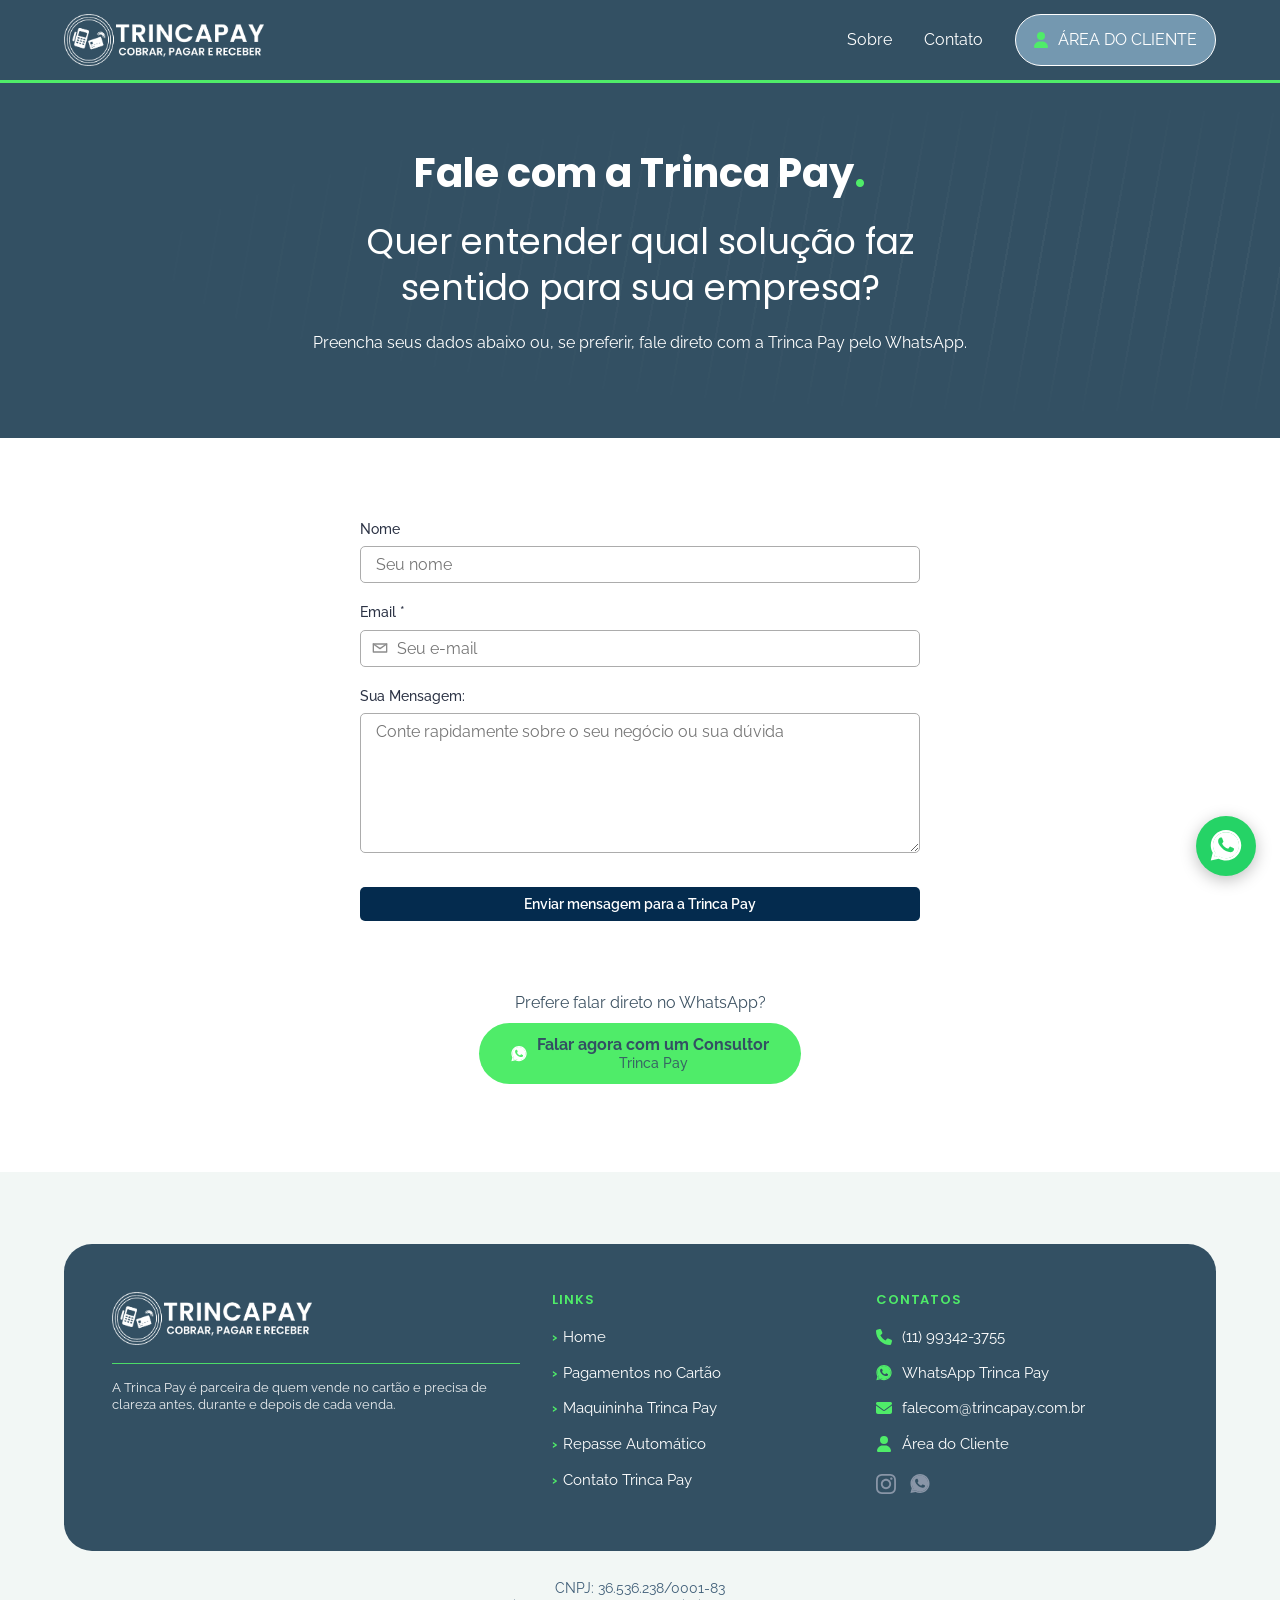
<file: contato/index.html>
<!DOCTYPE html>
<html lang="pt-BR">
<head>
<meta charset="UTF-8">
<meta name="viewport" content="width=device-width, initial-scale=1">
<title>Fale com a Trinca Pay | Atendimento e Contato</title>
<meta name="description" content="Entre em contato com a Trinca Pay e converse sobre soluções de pagamento com clareza, suporte humano e orientação para o seu negócio.">
<meta name="keywords" content="contato trinca pay, whatsapp trinca pay">
<meta name="author" content="Trinca Pay">
<meta name="robots" content="index, follow">
<link rel="canonical" href="https://trincapay.com.br/contato">

<meta property="og:type" content="website">
<meta property="og:title" content="Fale com a Trinca Pay | Atendimento e Contato">
<meta property="og:description" content="Entre em contato com a Trinca Pay e converse sobre soluções de pagamento com clareza, suporte humano e orientação para o seu negócio.">
<meta property="og:image" content="/og-share-image.jpg">
<meta property="og:url" content="https://trincapay.com.br/contato">
<meta name="twitter:card" content="summary_large_image">
<meta name="twitter:image" content="/og-share-image.jpg">

<link rel="preconnect" href="https://fonts.googleapis.com">
<link rel="preconnect" href="https://fonts.gstatic.com" crossorigin>
<link rel="preload" as="style" href="https://fonts.googleapis.com/css2?family=Poppins:wght@400;500;600;700&family=Raleway:wght@400;500;600;700&display=swap" onload="this.onload=null;this.rel='stylesheet'">
<noscript><link rel="stylesheet" href="https://fonts.googleapis.com/css2?family=Poppins:wght@400;500;600;700&family=Raleway:wght@400;500;600;700&display=swap"></noscript>
<link rel="preconnect" href="https://images.leadconnectorhq.com">
<link rel="icon" type="image/webp" href="/favicon.webp">
<link rel="stylesheet" href="/assets/css/style.css?v=7">

<!-- Google Tag Manager (carregamento adiado: idle/interação do usuário, com limite de 3.5s, para não bloquear o carregamento inicial) -->
<script>
(function(w,d,s,l,i){
  w[l]=w[l]||[];w[l].push({'gtm.start': new Date().getTime(), event:'gtm.js'});
  function loadGTM(){
    if (w.__gtmLoaded) return;
    w.__gtmLoaded = true;
    var f=d.getElementsByTagName(s)[0], j=d.createElement(s), dl=l!='dataLayer'?'&l='+l:'';
    j.async=true; j.src='https://www.googletagmanager.com/gtm.js?id='+i+dl;
    f.parentNode.insertBefore(j,f);
  }
  var events = ['scroll','mousemove','touchstart','keydown','click'];
  function onInteract(){ events.forEach(function(e){ w.removeEventListener(e, onInteract); }); loadGTM(); }
  events.forEach(function(e){ w.addEventListener(e, onInteract, {passive:true, once:true}); });
  setTimeout(loadGTM, 3500);
})(window,document,'script','dataLayer','GTM-535Q238L');
</script>
<!-- End Google Tag Manager -->
<script src="/assets/js/analytics-events.js?v=2" defer></script>
<script type="application/ld+json">
{
  "@context": "https://schema.org",
  "@type": "Organization",
  "name": "Trinca Pay",
  "url": "https://trincapay.com.br",
  "logo": "https://trincapay.com.br/assets/images/logo-trincapay.webp",
  "description": "A Trinca Pay é parceira de quem vende no cartão e precisa de clareza antes, durante e depois de cada venda.",
  "contactPoint": {
    "@type": "ContactPoint",
    "telephone": "+55-11-99342-3755",
    "contactType": "customer service",
    "areaServed": "BR",
    "availableLanguage": "Portuguese"
  },
  "sameAs": [
    "https://www.instagram.com/trincapay",
    "https://wa.me/5511993423755"
  ]
}
</script>
</head>
<body>
<noscript><iframe src="https://www.googletagmanager.com/ns.html?id=GTM-535Q238L"
height="0" width="0" style="display:none;visibility:hidden"></iframe></noscript>

<header class="site-header">
  <div class="container">
    <a href="/" class="logo-link" title="Trinca Pay - Cobrar, pagar e receber" itemscope itemtype="https://schema.org/Organization">
      <img src="/assets/images/logo-trincapay.webp" alt="Trinca Pay - Cobrar, pagar e receber" width="1121" height="293" title="Trinca Pay - Cobrar, pagar e receber" itemprop="logo image">
    <meta itemprop="name" content="Trinca Pay">
    <meta itemprop="url" content="https://trincapay.com.br">
    <meta itemprop="telephone" content="+55-11-99342-3755">
    </a>
    <input type="checkbox" id="nav-toggle" class="nav-toggle-checkbox">
    <label for="nav-toggle" class="nav-toggle-btn" aria-label="Abrir menu">&#9776;</label>
    <nav class="nav-links">
      <a href="/sobre-nos" class="nav-link" title="Sobre">Sobre</a>
      <a href="/contato" class="nav-link" title="Contato">Contato</a>
    </nav>
    <a href="https://portaltrinca.com.br/login" class="btn-area-cliente" target="_blank" rel="noopener" title="ÁREA DO CLIENTE">ÁREA DO CLIENTE</a>
  </div>
</header>

<main>
  <section class="hero section-on-dark wave-bg" style="padding-bottom:64px;">
    <div class="container text-center" style="max-width:720px;">
      <h1>Fale com a Trinca Pay<span class="accent">.</span></h1>
      <h2 class="hero-subtitle">Quer entender qual solução faz sentido para sua empresa?</h2>
      <p>Preencha seus dados abaixo ou, se preferir, fale direto com a Trinca Pay pelo WhatsApp.</p>
    </div>
  </section>

  <section class="section-on-light">
    <div class="container">
      <form id="contact-form" class="contact-form" action="/api/contact" method="POST">
        <div>
          <label for="nome">Nome</label>
          <input type="text" id="nome" name="nome" placeholder="Seu nome">
        </div>
        <div>
          <label for="email">Email *</label>
          <div class="email-field">
            <svg viewBox="0 0 24 24" fill="none" stroke="currentColor" stroke-width="2" stroke-linecap="round" stroke-linejoin="round"><path d="M4 4h16v16H4z" opacity="0"/><path d="M22 6l-10 7L2 6"/><path d="M2 6h20v12H2z"/></svg>
            <input type="email" id="email" name="email" placeholder="Seu e-mail" required>
          </div>
        </div>
        <div>
          <label for="mensagem">Sua Mensagem:</label>
          <textarea id="mensagem" name="mensagem" placeholder="Conte rapidamente sobre o seu negócio ou sua dúvida"></textarea>
        </div>
        <!-- honeypot anti-spam (campo invisível, bots costumam preencher) -->
        <input type="text" name="empresa_site" tabindex="-1" autocomplete="off" style="position:absolute;left:-9999px;opacity:0;height:0;">
        <button type="submit" class="btn-submit">Enviar mensagem para a Trinca Pay</button>
        <p id="form-status" role="status" style="text-align:center; font-size:0.9rem; min-height:1.2em;"></p>
      </form>

      <p class="text-center" style="margin:16px 0 8px;">Prefere falar direto no WhatsApp?</p>
      <div class="btn-wrap" style="margin:8px 0;">
        <a class="btn-cta" href="https://wa.me/5511993423755?text=Ol%C3%A1%2C%20vim%20pela%20p%C3%A1gina%20de%20contato%20da%20TrincaPay%20e%20gostaria%20de%20entender%20qual%20estrutura%20de%20pagamentos%20faz%20mais%20sentido%20para%20meu%20neg%C3%B3cio." target="_blank" rel="noopener" title="Falar agora com um Consultor Trinca Pay">
          <span class="btn-icon"><svg viewBox="0 0 22 22" width="16" height="16" fill="#fff" xmlns="http://www.w3.org/2000/svg"><path fill-rule="evenodd" clip-rule="evenodd" d="M11 20.9647C16.7892 20.9647 21.4824 16.2716 21.4824 10.4824C21.4824 4.69311 16.7892 0 11 0C5.21075 0 0.517639 4.69311 0.517639 10.4824C0.517639 12.3624 1.01255 14.1268 1.8792 15.6524L0.517639 20.9647L5.99457 19.6947C7.48195 20.5046 9.18724 20.9647 11 20.9647ZM11 19.3521C15.8986 19.3521 19.8697 15.381 19.8697 10.4824C19.8697 5.58377 15.8986 1.61267 11 1.61267C6.10141 1.61267 2.13031 5.58377 2.13031 10.4824C2.13031 12.3737 2.72231 14.1268 3.73111 15.5665L2.93665 18.5457L5.96841 17.7878C7.39808 18.7743 9.13157 19.3521 11 19.3521Z"/><path fill-rule="evenodd" clip-rule="evenodd" d="M10.9998 19.4668C15.962 19.4668 19.9847 15.4442 19.9847 10.4819C19.9847 5.51974 15.962 1.49707 10.9998 1.49707C6.03762 1.49707 2.01495 5.51974 2.01495 10.4819C2.01495 12.3979 2.61464 14.1737 3.63654 15.6321L2.83176 18.65L5.9029 17.8822C7.35114 18.8816 9.10714 19.4668 10.9998 19.4668ZM7.44901 5.1587C7.8049 5.15562 8.14911 5.15264 8.37955 5.61548C8.57893 6.01595 8.82411 6.70349 9.11351 7.52482C9.11475 7.52833 9.11601 7.53188 9.11727 7.53547C9.18485 7.72704 9.29035 8.02613 9.15169 8.22437C9.01042 8.42633 8.69542 8.83272 8.46729 9.09595C8.40886 9.16338 8.29175 9.31767 8.45134 9.56914C8.49101 9.63166 8.52525 9.69572 8.56299 9.76629C8.71497 10.0506 8.92355 10.4408 9.77179 11.263C10.6279 12.093 11.702 12.5707 12.0982 12.7297C12.2058 12.7907 12.4645 12.8725 12.638 12.711C12.7178 12.6367 12.8681 12.4447 13.032 12.2353C13.2245 11.9894 13.4359 11.7194 13.5739 11.5879C13.5781 11.5841 13.5824 11.5802 13.5868 11.5761C13.6791 11.4915 13.8255 11.3573 14.0945 11.465C14.3301 11.5593 15.234 11.9943 15.9168 12.3229C16.0511 12.3875 16.1768 12.448 16.2872 12.501C16.3957 12.5354 16.5533 12.6621 16.5533 12.916C16.5533 13.4889 16.1477 15.1853 14.1764 15.2204C12.2051 15.2555 9.83062 14.2245 8.02344 12.2315C6.15087 10.1664 5.59515 8.78594 5.59515 7.52482C5.59515 5.98603 6.67148 5.15921 7.36175 5.15921C7.39088 5.15921 7.41998 5.15895 7.44901 5.1587Z"/></svg></span>
          <span>Falar agora com um Consultor<span class="btn-sub">Trinca Pay</span></span>
        </a>
      </div>
    </div>
  </section>
</main>

<footer class="site-footer-wrap">
  <div class="container">
    <div class="site-footer">
      <div>
        <div class="footer-brand">
          <img src="/assets/images/logo-trincapay.webp" alt="Trinca Pay" width="1121" height="293" title="Trinca Pay">
        </div>
        <p class="footer-desc">A Trinca Pay é parceira de quem vende no cartão e precisa de clareza antes, durante e depois de cada venda.</p>
      </div>
      <div>
        <h2>Links</h2>
        <ul>
          <li><a href="/" title="Home">Home</a></li>
          <li><a href="/pagamentos-no-cartao" title="Pagamentos no Cartão">Pagamentos no Cartão</a></li>
          <li><a href="/maquininha-trinca-pay" title="Maquininha Trinca Pay">Maquininha Trinca Pay</a></li>
          <li><a href="/repasse-automatico" title="Repasse Automático">Repasse Automático</a></li>
          <li><a href="/contato" title="Contato Trinca Pay">Contato Trinca Pay</a></li>
        </ul>
      </div>
      <div>
        <h2>Contatos</h2>
        <ul>
          <li class="contact-item"><span class="footer-icon footer-icon-phone"></span><a href="tel:+5511993423755" title="(11) 99342-3755">(11) 99342-3755</a></li>
          <li class="contact-item"><span class="footer-icon footer-icon-whatsapp"></span><a href="https://wa.me/5511993423755?text=Ol%C3%A1%2C%20vim%20pelo%20site%20da%20TrincaPay%20e%20gostaria%20de%20falar%20com%20voc%C3%AAs." target="_blank" rel="noopener" title="WhatsApp Trinca Pay">WhatsApp Trinca Pay</a></li>
          <li class="contact-item"><span class="footer-icon footer-icon-mail"></span><a href="mailto:falecom@trincapay.com.br" title="falecom@trincapay.com.br">falecom@trincapay.com.br</a></li>
          <li class="contact-item"><span class="footer-icon footer-icon-user"></span><a href="https://portaltrinca.com.br/login" target="_blank" rel="noopener" title="Área do Cliente">Área do Cliente</a></li>
        </ul>
        <div class="social-icons">
          <a href="https://www.instagram.com/trincapay" target="_blank" rel="noopener" title="Instagram Trinca Pay"><img src="/assets/images/icon-instagram.svg" alt="Instagram Trinca Pay" width="20" height="20" loading="lazy" title="Instagram Trinca Pay"></a>
          <a href="https://wa.me/5511993423755?text=Ol%C3%A1%2C%20vim%20pelo%20site%20da%20TrincaPay%20e%20gostaria%20de%20falar%20com%20voc%C3%AAs." target="_blank" rel="noopener" title="WhatsApp Trinca Pay"><img src="/assets/images/icon-whatsapp.svg" alt="WhatsApp Trinca Pay" width="20" height="20" loading="lazy" title="WhatsApp Trinca Pay"></a>
        </div>
      </div>
    </div>
    <p class="footer-legal">CNPJ: 36.536.238/0001-83<br>© Trinca Pay 2026. Todos os direitos reservados</p>
  </div>
</footer>

<script>
document.getElementById('contact-form').addEventListener('submit', async function (e) {
  e.preventDefault();
  var form = e.target;
  var status = document.getElementById('form-status');
  var btn = form.querySelector('button[type="submit"]');
  var data = Object.fromEntries(new FormData(form).entries());

  btn.disabled = true;
  status.textContent = 'Enviando...';

  try {
    var res = await fetch(form.action, {
      method: 'POST',
      headers: { 'Content-Type': 'application/json' },
      body: JSON.stringify(data)
    });
    if (res.ok) {
      status.textContent = 'Mensagem enviada! Em breve alguém da Trinca Pay entra em contato.';
      form.reset();
      window.dataLayer = window.dataLayer || [];
      window.dataLayer.push({ event: 'form_submit_success', cta_label: 'Formulário de contato', page_path: location.pathname });
    } else {
      status.textContent = 'Não foi possível enviar agora. Tente novamente ou fale pelo WhatsApp acima.';
    }
  } catch (err) {
    status.textContent = 'Não foi possível enviar agora. Tente novamente ou fale pelo WhatsApp acima.';
  } finally {
    btn.disabled = false;
  }
});
</script>

<a href="https://wa.me/5511993423755?text=Ol%C3%A1%2C%20vim%20pelo%20site%20da%20TrincaPay%20%28p%C3%A1gina%20de%20Contato%29%20e%20quero%20falar%20com%20voc%C3%AAs." target="_blank" rel="noopener" class="whatsapp-float" title="Falar no WhatsApp com a Trinca Pay" aria-label="Falar no WhatsApp com a Trinca Pay">
  <img src="/assets/images/icon-whatsapp-white.svg" alt="" width="32" height="32">
</a>

</body>
</html>
</file>
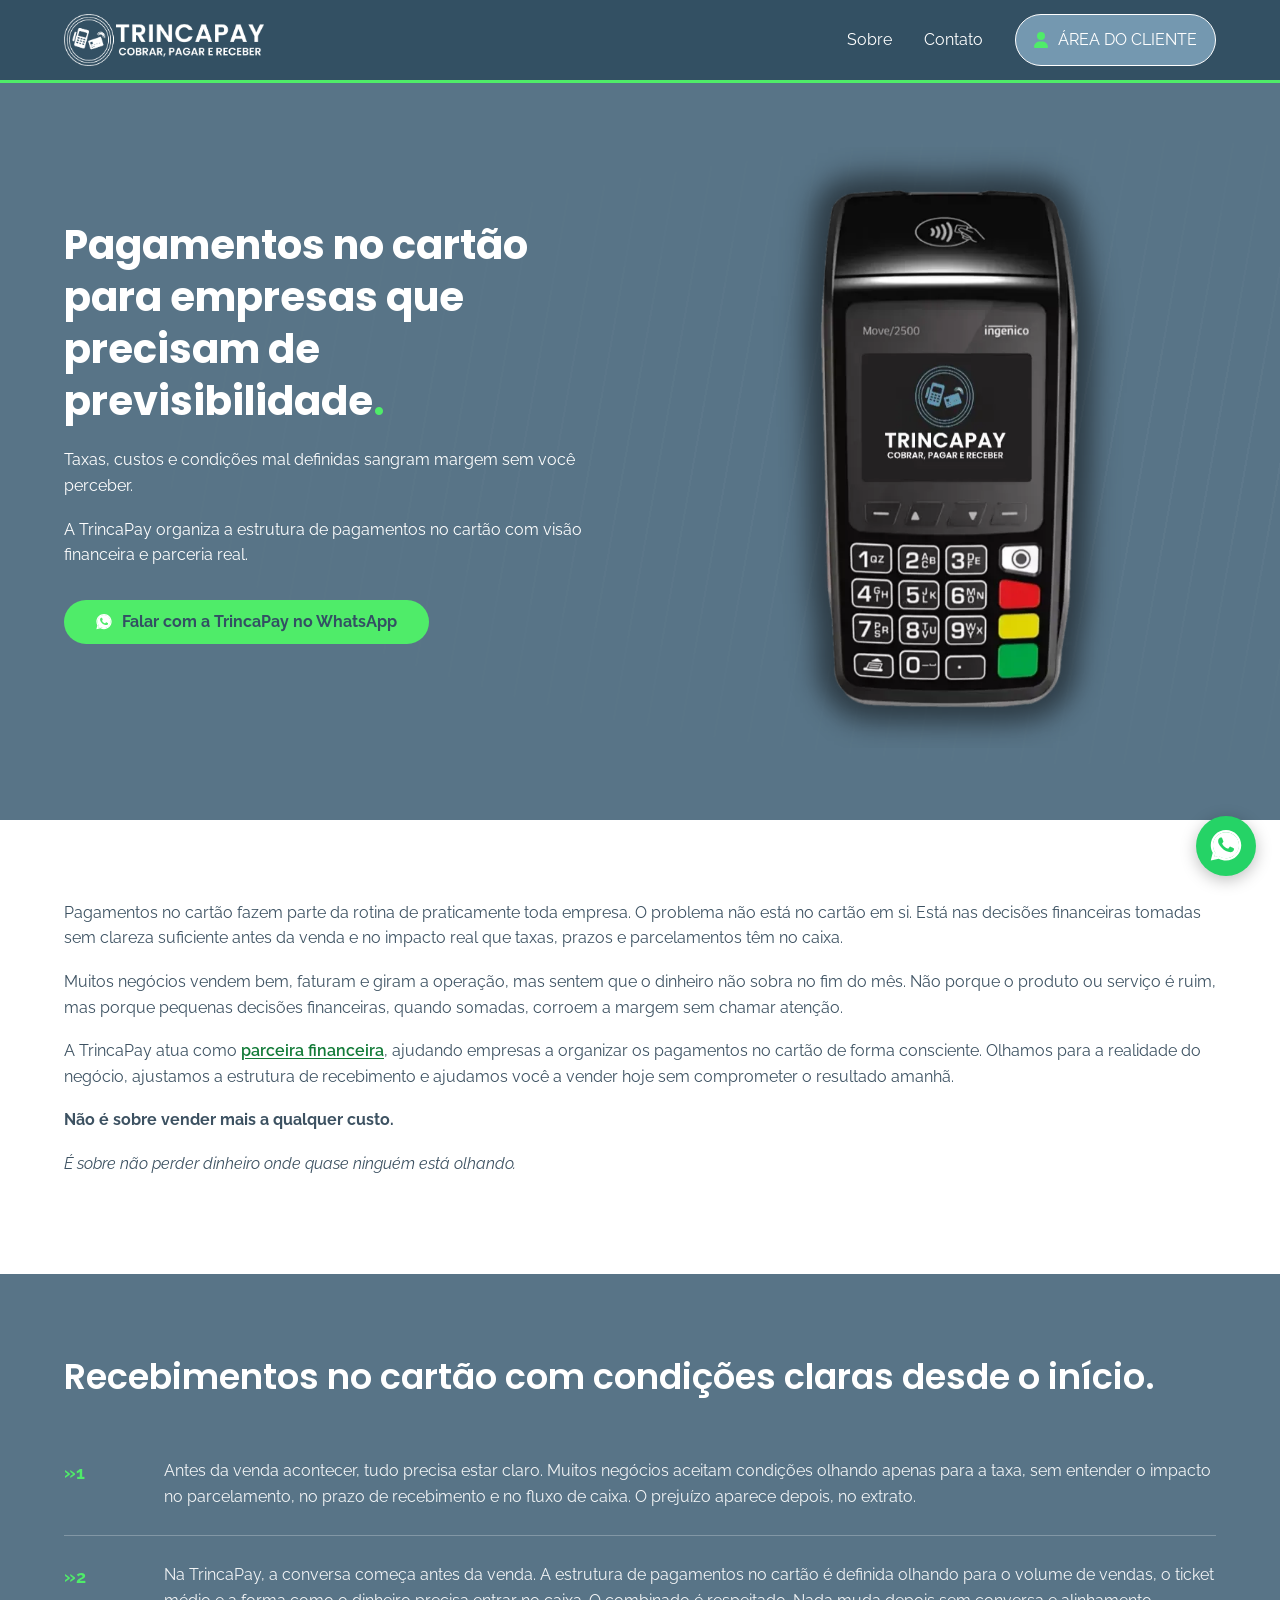
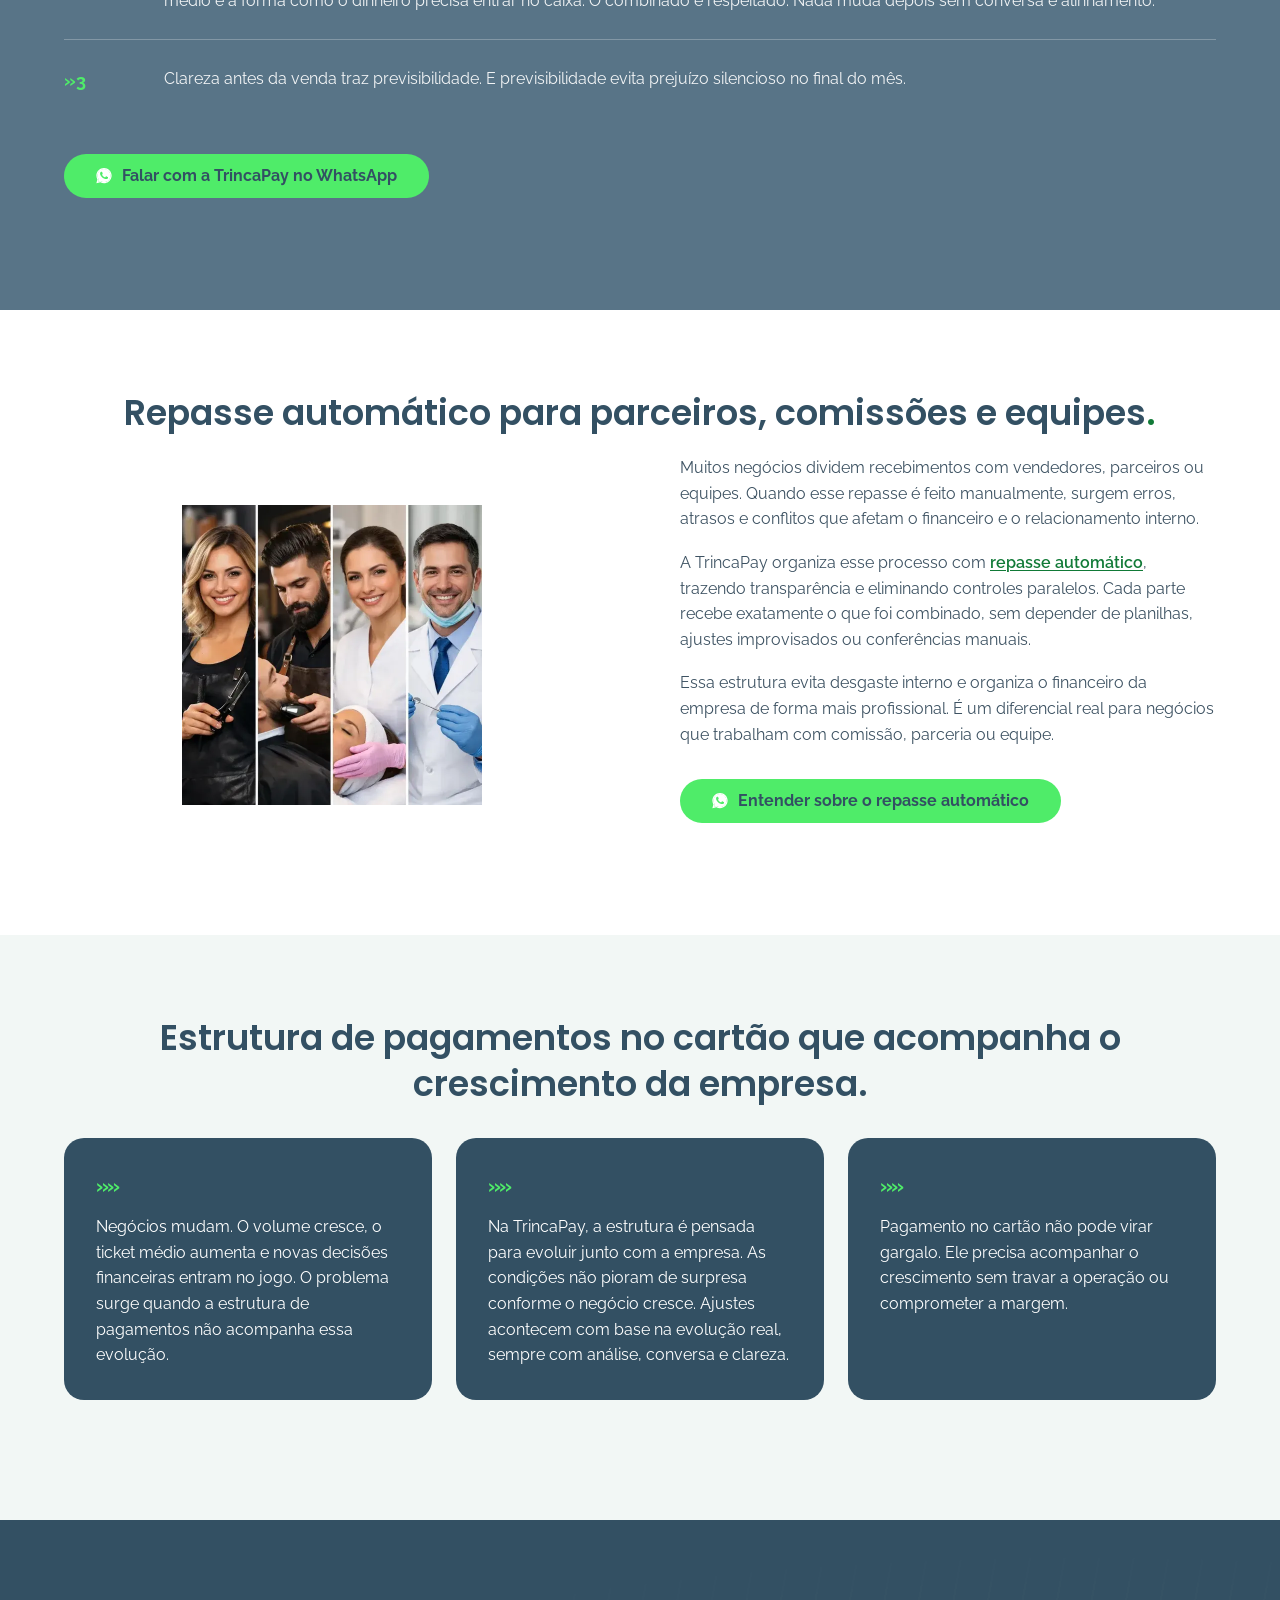
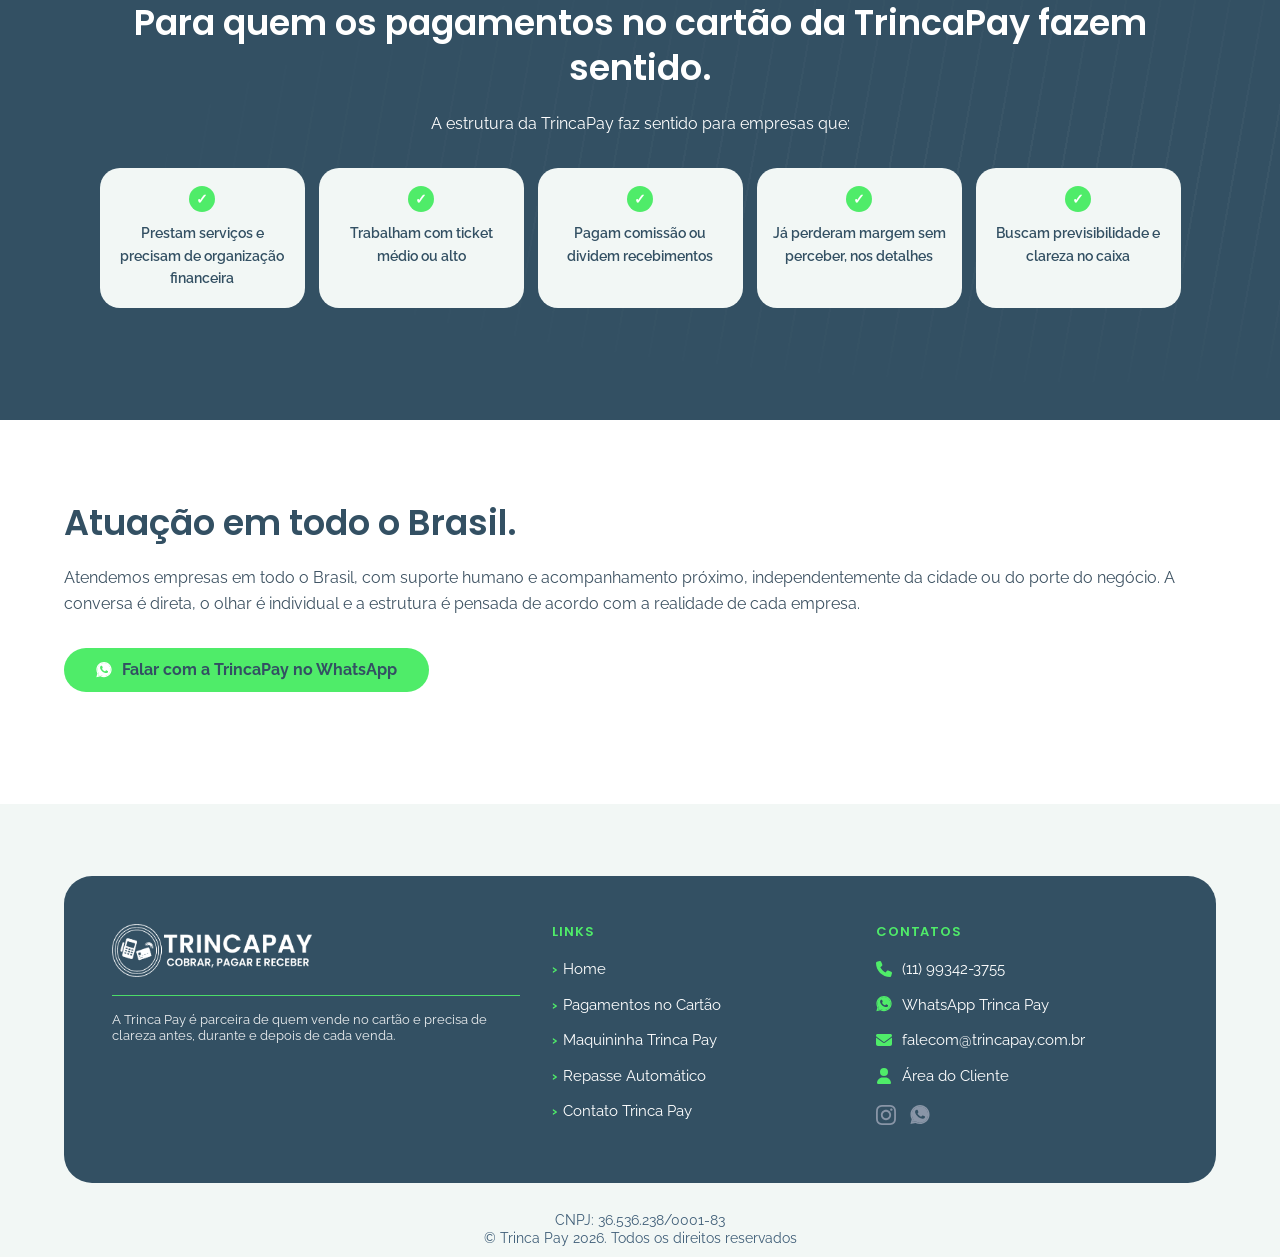
<file: pagamentos-no-cartao/index.html>
<!DOCTYPE html>
<html lang="pt-BR">
<head>
<meta charset="UTF-8">
<meta name="viewport" content="width=device-width, initial-scale=1">
<title>Pagamentos no Cartão para Empresas | Trinca Pay</title>
<meta name="description" content="A Trinca Pay atua como parceira financeira de empresas, organizando pagamentos no cartão, ajustando condições e ajudando a vender mais sem perder margem.">
<meta name="keywords" content="pagamentos no cartão para empresas, recebimentos no cartão, condições de pagamento, Trinca Pay">
<meta name="author" content="Trinca Pay">
<meta name="robots" content="index, follow">
<link rel="canonical" href="https://trincapay.com.br/pagamentos-no-cartao">

<meta property="og:type" content="website">
<meta property="og:title" content="Pagamentos no Cartão para Empresas | Trinca Pay">
<meta property="og:description" content="A Trinca Pay atua como parceira financeira de empresas, organizando pagamentos no cartão, ajustando condições e ajudando a vender mais sem perder margem.">
<meta property="og:image" content="/og-share-image.jpg">
<meta property="og:url" content="https://trincapay.com.br/pagamentos-no-cartao">
<meta name="twitter:card" content="summary_large_image">
<meta name="twitter:image" content="/og-share-image.jpg">

<link rel="preconnect" href="https://fonts.googleapis.com">
<link rel="preconnect" href="https://fonts.gstatic.com" crossorigin>
<link rel="preload" as="style" href="https://fonts.googleapis.com/css2?family=Poppins:wght@400;500;600;700&family=Raleway:wght@400;500;600;700&display=swap" onload="this.onload=null;this.rel='stylesheet'">
<noscript><link rel="stylesheet" href="https://fonts.googleapis.com/css2?family=Poppins:wght@400;500;600;700&family=Raleway:wght@400;500;600;700&display=swap"></noscript>
<link rel="preconnect" href="https://images.leadconnectorhq.com">
<link rel="icon" type="image/webp" href="/favicon.webp">
<link rel="stylesheet" href="/assets/css/style.css?v=7">

<!-- Google Tag Manager (carregamento adiado: idle/interação do usuário, com limite de 3.5s, para não bloquear o carregamento inicial) -->
<script>
(function(w,d,s,l,i){
  w[l]=w[l]||[];w[l].push({'gtm.start': new Date().getTime(), event:'gtm.js'});
  function loadGTM(){
    if (w.__gtmLoaded) return;
    w.__gtmLoaded = true;
    var f=d.getElementsByTagName(s)[0], j=d.createElement(s), dl=l!='dataLayer'?'&l='+l:'';
    j.async=true; j.src='https://www.googletagmanager.com/gtm.js?id='+i+dl;
    f.parentNode.insertBefore(j,f);
  }
  var events = ['scroll','mousemove','touchstart','keydown','click'];
  function onInteract(){ events.forEach(function(e){ w.removeEventListener(e, onInteract); }); loadGTM(); }
  events.forEach(function(e){ w.addEventListener(e, onInteract, {passive:true, once:true}); });
  setTimeout(loadGTM, 3500);
})(window,document,'script','dataLayer','GTM-535Q238L');
</script>
<!-- End Google Tag Manager -->
<script src="/assets/js/analytics-events.js?v=2" defer></script>
<script type="application/ld+json">
{
  "@context": "https://schema.org",
  "@type": "Organization",
  "name": "Trinca Pay",
  "url": "https://trincapay.com.br",
  "logo": "https://trincapay.com.br/assets/images/logo-trincapay.webp",
  "description": "A Trinca Pay é parceira de quem vende no cartão e precisa de clareza antes, durante e depois de cada venda.",
  "contactPoint": {
    "@type": "ContactPoint",
    "telephone": "+55-11-99342-3755",
    "contactType": "customer service",
    "areaServed": "BR",
    "availableLanguage": "Portuguese"
  },
  "sameAs": [
    "https://www.instagram.com/trincapay",
    "https://wa.me/5511993423755"
  ]
}
</script>
</head>
<body>
<noscript><iframe src="https://www.googletagmanager.com/ns.html?id=GTM-535Q238L"
height="0" width="0" style="display:none;visibility:hidden"></iframe></noscript>

<header class="site-header">
  <div class="container">
    <a href="/" class="logo-link" title="Trinca Pay - Cobrar, pagar e receber" itemscope itemtype="https://schema.org/Organization">
      <img src="/assets/images/logo-trincapay.webp" alt="Trinca Pay - Cobrar, pagar e receber" width="1121" height="293" title="Trinca Pay - Cobrar, pagar e receber" itemprop="logo image">
    <meta itemprop="name" content="Trinca Pay">
    <meta itemprop="url" content="https://trincapay.com.br">
    <meta itemprop="telephone" content="+55-11-99342-3755">
    </a>
    <input type="checkbox" id="nav-toggle" class="nav-toggle-checkbox">
    <label for="nav-toggle" class="nav-toggle-btn" aria-label="Abrir menu">&#9776;</label>
    <nav class="nav-links">
      <a href="/sobre-nos" class="nav-link" title="Sobre">Sobre</a>
      <a href="/contato" class="nav-link" title="Contato">Contato</a>
    </nav>
    <a href="https://portaltrinca.com.br/login" class="btn-area-cliente" target="_blank" rel="noopener" title="ÁREA DO CLIENTE">ÁREA DO CLIENTE</a>
  </div>
</header>

<main>
  <section class="hero section-on-dark wave-bg" style="background:var(--color-bg-panel-blue);">
    <div class="container grid-2">
      <div>
        <h1>Pagamentos no cartão para empresas que precisam de previsibilidade<span class="accent">.</span></h1>
        <p>Taxas, custos e condições mal definidas sangram margem sem você perceber.</p>
        <p>A TrincaPay organiza a estrutura de pagamentos no cartão com visão financeira e parceria real.</p>
        <div class="btn-wrap align-left">
          <a class="btn-cta" href="https://wa.me/5511993423755?text=Ol%C3%A1%2C%20vim%20pela%20p%C3%A1gina%20de%20Pagamentos%20no%20Cart%C3%A3o%20da%20TrincaPay%20e%20gostaria%20de%20entender%20qual%20estrutura%20faz%20mais%20sentido%20para%20a%20minha%20empresa." target="_blank" rel="noopener" title="Falar com a TrincaPay no WhatsApp">
            <span class="btn-icon"><svg viewBox="0 0 22 22" width="16" height="16" fill="#fff" xmlns="http://www.w3.org/2000/svg"><path fill-rule="evenodd" clip-rule="evenodd" d="M11 20.9647C16.7892 20.9647 21.4824 16.2716 21.4824 10.4824C21.4824 4.69311 16.7892 0 11 0C5.21075 0 0.517639 4.69311 0.517639 10.4824C0.517639 12.3624 1.01255 14.1268 1.8792 15.6524L0.517639 20.9647L5.99457 19.6947C7.48195 20.5046 9.18724 20.9647 11 20.9647ZM11 19.3521C15.8986 19.3521 19.8697 15.381 19.8697 10.4824C19.8697 5.58377 15.8986 1.61267 11 1.61267C6.10141 1.61267 2.13031 5.58377 2.13031 10.4824C2.13031 12.3737 2.72231 14.1268 3.73111 15.5665L2.93665 18.5457L5.96841 17.7878C7.39808 18.7743 9.13157 19.3521 11 19.3521Z"/><path fill-rule="evenodd" clip-rule="evenodd" d="M10.9998 19.4668C15.962 19.4668 19.9847 15.4442 19.9847 10.4819C19.9847 5.51974 15.962 1.49707 10.9998 1.49707C6.03762 1.49707 2.01495 5.51974 2.01495 10.4819C2.01495 12.3979 2.61464 14.1737 3.63654 15.6321L2.83176 18.65L5.9029 17.8822C7.35114 18.8816 9.10714 19.4668 10.9998 19.4668ZM7.44901 5.1587C7.8049 5.15562 8.14911 5.15264 8.37955 5.61548C8.57893 6.01595 8.82411 6.70349 9.11351 7.52482C9.11475 7.52833 9.11601 7.53188 9.11727 7.53547C9.18485 7.72704 9.29035 8.02613 9.15169 8.22437C9.01042 8.42633 8.69542 8.83272 8.46729 9.09595C8.40886 9.16338 8.29175 9.31767 8.45134 9.56914C8.49101 9.63166 8.52525 9.69572 8.56299 9.76629C8.71497 10.0506 8.92355 10.4408 9.77179 11.263C10.6279 12.093 11.702 12.5707 12.0982 12.7297C12.2058 12.7907 12.4645 12.8725 12.638 12.711C12.7178 12.6367 12.8681 12.4447 13.032 12.2353C13.2245 11.9894 13.4359 11.7194 13.5739 11.5879C13.5781 11.5841 13.5824 11.5802 13.5868 11.5761C13.6791 11.4915 13.8255 11.3573 14.0945 11.465C14.3301 11.5593 15.234 11.9943 15.9168 12.3229C16.0511 12.3875 16.1768 12.448 16.2872 12.501C16.3957 12.5354 16.5533 12.6621 16.5533 12.916C16.5533 13.4889 16.1477 15.1853 14.1764 15.2204C12.2051 15.2555 9.83062 14.2245 8.02344 12.2315C6.15087 10.1664 5.59515 8.78594 5.59515 7.52482C5.59515 5.98603 6.67148 5.15921 7.36175 5.15921C7.39088 5.15921 7.41998 5.15895 7.44901 5.1587Z"/></svg></span> Falar com a TrincaPay no WhatsApp
          </a>
        </div>
      </div>
      <div><img src="/assets/images/home-hero.webp" alt="Trinca Pay como meio de pagamento parceiro para organizar recebimentos no cartão" width="512" height="840" fetchpriority="high" title="Trinca Pay como meio de pagamento parceiro para organizar recebimentos no cartão"></div>
    </div>
  </section>

  <section class="section-on-light">
    <div class="container">
      <p>Pagamentos no cartão fazem parte da rotina de praticamente toda empresa. O problema não está no cartão em si. Está nas decisões financeiras tomadas sem clareza suficiente antes da venda e no impacto real que taxas, prazos e parcelamentos têm no caixa.</p>
      <p>Muitos negócios vendem bem, faturam e giram a operação, mas sentem que o dinheiro não sobra no fim do mês. Não porque o produto ou serviço é ruim, mas porque pequenas decisões financeiras, quando somadas, corroem a margem sem chamar atenção.</p>
      <p>A TrincaPay atua como <a class="accent-link" href="/" title="parceira financeira">parceira financeira</a>, ajudando empresas a organizar os pagamentos no cartão de forma consciente. Olhamos para a realidade do negócio, ajustamos a estrutura de recebimento e ajudamos você a vender hoje sem comprometer o resultado amanhã.</p>
      <p><strong>Não é sobre vender mais a qualquer custo.</strong></p>
      <p><em>É sobre não perder dinheiro onde quase ninguém está olhando.</em></p>

    </div>
  </section>

  <section class="section-on-light" style="background:var(--color-bg-panel-blue); color:#fff;">
    <div class="container">
      <h2 style="color:#fff; margin-top:0;">Recebimentos no cartão com condições claras desde o início.</h2>
      <div class="step-list">
        <div class="step-row" style="border-color:rgba(255,255,255,0.25);">
          <div class="step-marker" style="color:#fff;"><span class="step-num" style="color:var(--color-accent);">»1</span></div>
          <p style="color:#fff;">Antes da venda acontecer, tudo precisa estar claro. Muitos negócios aceitam condições olhando apenas para a taxa, sem entender o impacto no parcelamento, no prazo de recebimento e no fluxo de caixa. O prejuízo aparece depois, no extrato.</p>
        </div>
        <div class="step-row" style="border-color:rgba(255,255,255,0.25);">
          <div class="step-marker" style="color:#fff;"><span class="step-num" style="color:var(--color-accent);">»2</span></div>
          <p style="color:#fff;">Na TrincaPay, a conversa começa antes da venda. A estrutura de pagamentos no cartão é definida olhando para o volume de vendas, o ticket médio e a forma como o dinheiro precisa entrar no caixa. O combinado é respeitado. Nada muda depois sem conversa e alinhamento.</p>
        </div>
        <div class="step-row" style="border-color:rgba(255,255,255,0.25);">
          <div class="step-marker" style="color:#fff;"><span class="step-num" style="color:var(--color-accent);">»3</span></div>
          <p style="color:#fff;">Clareza antes da venda traz previsibilidade. E previsibilidade evita prejuízo silencioso no final do mês.</p>
        </div>
      </div>

      <div class="btn-wrap align-left">
        <a class="btn-cta" href="https://wa.me/5511993423755?text=Ol%C3%A1%2C%20vim%20pela%20p%C3%A1gina%20de%20Pagamentos%20no%20Cart%C3%A3o%20da%20TrincaPay%20e%20quero%20entender%20como%20organizar%20melhor%20meus%20recebimentos." target="_blank" rel="noopener" title="Falar com a TrincaPay no WhatsApp">
          <span class="btn-icon"><svg viewBox="0 0 22 22" width="16" height="16" fill="#fff" xmlns="http://www.w3.org/2000/svg"><path fill-rule="evenodd" clip-rule="evenodd" d="M11 20.9647C16.7892 20.9647 21.4824 16.2716 21.4824 10.4824C21.4824 4.69311 16.7892 0 11 0C5.21075 0 0.517639 4.69311 0.517639 10.4824C0.517639 12.3624 1.01255 14.1268 1.8792 15.6524L0.517639 20.9647L5.99457 19.6947C7.48195 20.5046 9.18724 20.9647 11 20.9647ZM11 19.3521C15.8986 19.3521 19.8697 15.381 19.8697 10.4824C19.8697 5.58377 15.8986 1.61267 11 1.61267C6.10141 1.61267 2.13031 5.58377 2.13031 10.4824C2.13031 12.3737 2.72231 14.1268 3.73111 15.5665L2.93665 18.5457L5.96841 17.7878C7.39808 18.7743 9.13157 19.3521 11 19.3521Z"/><path fill-rule="evenodd" clip-rule="evenodd" d="M10.9998 19.4668C15.962 19.4668 19.9847 15.4442 19.9847 10.4819C19.9847 5.51974 15.962 1.49707 10.9998 1.49707C6.03762 1.49707 2.01495 5.51974 2.01495 10.4819C2.01495 12.3979 2.61464 14.1737 3.63654 15.6321L2.83176 18.65L5.9029 17.8822C7.35114 18.8816 9.10714 19.4668 10.9998 19.4668ZM7.44901 5.1587C7.8049 5.15562 8.14911 5.15264 8.37955 5.61548C8.57893 6.01595 8.82411 6.70349 9.11351 7.52482C9.11475 7.52833 9.11601 7.53188 9.11727 7.53547C9.18485 7.72704 9.29035 8.02613 9.15169 8.22437C9.01042 8.42633 8.69542 8.83272 8.46729 9.09595C8.40886 9.16338 8.29175 9.31767 8.45134 9.56914C8.49101 9.63166 8.52525 9.69572 8.56299 9.76629C8.71497 10.0506 8.92355 10.4408 9.77179 11.263C10.6279 12.093 11.702 12.5707 12.0982 12.7297C12.2058 12.7907 12.4645 12.8725 12.638 12.711C12.7178 12.6367 12.8681 12.4447 13.032 12.2353C13.2245 11.9894 13.4359 11.7194 13.5739 11.5879C13.5781 11.5841 13.5824 11.5802 13.5868 11.5761C13.6791 11.4915 13.8255 11.3573 14.0945 11.465C14.3301 11.5593 15.234 11.9943 15.9168 12.3229C16.0511 12.3875 16.1768 12.448 16.2872 12.501C16.3957 12.5354 16.5533 12.6621 16.5533 12.916C16.5533 13.4889 16.1477 15.1853 14.1764 15.2204C12.2051 15.2555 9.83062 14.2245 8.02344 12.2315C6.15087 10.1664 5.59515 8.78594 5.59515 7.52482C5.59515 5.98603 6.67148 5.15921 7.36175 5.15921C7.39088 5.15921 7.41998 5.15895 7.44901 5.1587Z"/></svg></span> Falar com a TrincaPay no WhatsApp
        </a>
      </div>
    </div>
  </section>

  <section class="section-on-light como-funciona-block" style="background:#fff;">
    <div class="container text-center">
      <h2>Repasse automático para parceiros, comissões e equipes<span class="accent">.</span></h2>
    </div>
    <div class="container grid-2" style="margin-top:16px;">
      <div style="max-width:300px; margin:0 auto;"><img src="/assets/images/barbearias-saloes.webp" alt="Trinca Pay para barbearias e salões que precisam organizar recebimentos" width="716" height="716" loading="lazy" title="Trinca Pay para barbearias e salões que precisam organizar recebimentos" srcset="/assets/images/barbearias-saloes-mobile.webp 600w, /assets/images/barbearias-saloes.webp 716w" sizes="(max-width:768px) 300px, 400px"></div>
      <div>
        <p>Muitos negócios dividem recebimentos com vendedores, parceiros ou equipes. Quando esse repasse é feito manualmente, surgem erros, atrasos e conflitos que afetam o financeiro e o relacionamento interno.</p>
        <p>A TrincaPay organiza esse processo com <a class="accent-link" href="/repasse-automatico" title="repasse automático">repasse automático</a>, trazendo transparência e eliminando controles paralelos. Cada parte recebe exatamente o que foi combinado, sem depender de planilhas, ajustes improvisados ou conferências manuais.</p>
        <p>Essa estrutura evita desgaste interno e organiza o financeiro da empresa de forma mais profissional. É um diferencial real para negócios que trabalham com comissão, parceria ou equipe.</p>
        <div class="btn-wrap align-left como-funciona-btn">
          <a class="btn-cta" href="https://wa.me/5511993423755?text=Ol%C3%A1%2C%20vim%20pela%20p%C3%A1gina%20de%20Pagamentos%20no%20Cart%C3%A3o%20da%20TrincaPay%20e%20gostaria%20de%20entender%20como%20funciona%20o%20repasse%20autom%C3%A1tico." target="_blank" rel="noopener" title="Entender sobre o repasse automático">
            <span class="btn-icon"><svg viewBox="0 0 22 22" width="16" height="16" fill="#fff" xmlns="http://www.w3.org/2000/svg"><path fill-rule="evenodd" clip-rule="evenodd" d="M11 20.9647C16.7892 20.9647 21.4824 16.2716 21.4824 10.4824C21.4824 4.69311 16.7892 0 11 0C5.21075 0 0.517639 4.69311 0.517639 10.4824C0.517639 12.3624 1.01255 14.1268 1.8792 15.6524L0.517639 20.9647L5.99457 19.6947C7.48195 20.5046 9.18724 20.9647 11 20.9647ZM11 19.3521C15.8986 19.3521 19.8697 15.381 19.8697 10.4824C19.8697 5.58377 15.8986 1.61267 11 1.61267C6.10141 1.61267 2.13031 5.58377 2.13031 10.4824C2.13031 12.3737 2.72231 14.1268 3.73111 15.5665L2.93665 18.5457L5.96841 17.7878C7.39808 18.7743 9.13157 19.3521 11 19.3521Z"/><path fill-rule="evenodd" clip-rule="evenodd" d="M10.9998 19.4668C15.962 19.4668 19.9847 15.4442 19.9847 10.4819C19.9847 5.51974 15.962 1.49707 10.9998 1.49707C6.03762 1.49707 2.01495 5.51974 2.01495 10.4819C2.01495 12.3979 2.61464 14.1737 3.63654 15.6321L2.83176 18.65L5.9029 17.8822C7.35114 18.8816 9.10714 19.4668 10.9998 19.4668ZM7.44901 5.1587C7.8049 5.15562 8.14911 5.15264 8.37955 5.61548C8.57893 6.01595 8.82411 6.70349 9.11351 7.52482C9.11475 7.52833 9.11601 7.53188 9.11727 7.53547C9.18485 7.72704 9.29035 8.02613 9.15169 8.22437C9.01042 8.42633 8.69542 8.83272 8.46729 9.09595C8.40886 9.16338 8.29175 9.31767 8.45134 9.56914C8.49101 9.63166 8.52525 9.69572 8.56299 9.76629C8.71497 10.0506 8.92355 10.4408 9.77179 11.263C10.6279 12.093 11.702 12.5707 12.0982 12.7297C12.2058 12.7907 12.4645 12.8725 12.638 12.711C12.7178 12.6367 12.8681 12.4447 13.032 12.2353C13.2245 11.9894 13.4359 11.7194 13.5739 11.5879C13.5781 11.5841 13.5824 11.5802 13.5868 11.5761C13.6791 11.4915 13.8255 11.3573 14.0945 11.465C14.3301 11.5593 15.234 11.9943 15.9168 12.3229C16.0511 12.3875 16.1768 12.448 16.2872 12.501C16.3957 12.5354 16.5533 12.6621 16.5533 12.916C16.5533 13.4889 16.1477 15.1853 14.1764 15.2204C12.2051 15.2555 9.83062 14.2245 8.02344 12.2315C6.15087 10.1664 5.59515 8.78594 5.59515 7.52482C5.59515 5.98603 6.67148 5.15921 7.36175 5.15921C7.39088 5.15921 7.41998 5.15895 7.44901 5.1587Z"/></svg></span> Entender sobre o repasse automático
          </a>
        </div>
      </div>
    </div>
  </section>

  <section class="section-on-light" style="background:var(--color-alt-bg);">
    <div class="container text-center">
      <h2>Estrutura de pagamentos no cartão que acompanha o crescimento da empresa.</h2>

      <div class="card-grid-3" style="margin-top:32px;">
        <div class="feature-card-chevron">
          <span class="chevron-icon">»»</span>
          <p>Negócios mudam. O volume cresce, o ticket médio aumenta e novas decisões financeiras entram no jogo. O problema surge quando a estrutura de pagamentos não acompanha essa evolução.</p>
        </div>
        <div class="feature-card-chevron">
          <span class="chevron-icon">»»</span>
          <p>Na TrincaPay, a estrutura é pensada para evoluir junto com a empresa. As condições não pioram de surpresa conforme o negócio cresce. Ajustes acontecem com base na evolução real, sempre com análise, conversa e clareza.</p>
        </div>
        <div class="feature-card-chevron">
          <span class="chevron-icon">»»</span>
          <p>Pagamento no cartão não pode virar gargalo. Ele precisa acompanhar o crescimento sem travar a operação ou comprometer a margem.</p>
        </div>
      </div>
    </div>
  </section>

  <section class="section-on-dark wave-bg" style="background:var(--color-bg-dark);">
    <div class="container text-center">
      <h2 style="color:#fff;">Para quem os pagamentos no cartão da TrincaPay fazem sentido.</h2>
      <p style="color:#fff;">A estrutura da TrincaPay faz sentido para empresas que:</p>

      <div class="benefit-pills">
        <div class="benefit-pill"><span class="check-icon">✓</span>Prestam serviços e precisam de organização financeira</div>
        <div class="benefit-pill"><span class="check-icon">✓</span>Trabalham com ticket médio ou alto</div>
        <div class="benefit-pill"><span class="check-icon">✓</span>Pagam comissão ou dividem recebimentos</div>
        <div class="benefit-pill"><span class="check-icon">✓</span>Já perderam margem sem perceber, nos detalhes</div>
        <div class="benefit-pill"><span class="check-icon">✓</span>Buscam previsibilidade e clareza no caixa</div>
      </div>
    </div>
  </section>

  <section class="section-on-light">
    <div class="container">
      <h2>Atuação em todo o Brasil.</h2>
      <p>Atendemos empresas em todo o Brasil, com suporte humano e acompanhamento próximo, independentemente da cidade ou do porte do negócio. A conversa é direta, o olhar é individual e a estrutura é pensada de acordo com a realidade de cada empresa.</p>

      <div class="btn-wrap align-left">
        <a class="btn-cta" href="https://wa.me/5511993423755?text=Ol%C3%A1%2C%20vim%20pela%20p%C3%A1gina%20de%20Pagamentos%20no%20Cart%C3%A3o%20da%20TrincaPay%20e%20gostaria%20de%20conversar%20sobre%20a%20melhor%20estrutura%20para%20minha%20empresa." target="_blank" rel="noopener" title="Falar com a TrincaPay no WhatsApp">
          <span class="btn-icon"><svg viewBox="0 0 22 22" width="16" height="16" fill="#fff" xmlns="http://www.w3.org/2000/svg"><path fill-rule="evenodd" clip-rule="evenodd" d="M11 20.9647C16.7892 20.9647 21.4824 16.2716 21.4824 10.4824C21.4824 4.69311 16.7892 0 11 0C5.21075 0 0.517639 4.69311 0.517639 10.4824C0.517639 12.3624 1.01255 14.1268 1.8792 15.6524L0.517639 20.9647L5.99457 19.6947C7.48195 20.5046 9.18724 20.9647 11 20.9647ZM11 19.3521C15.8986 19.3521 19.8697 15.381 19.8697 10.4824C19.8697 5.58377 15.8986 1.61267 11 1.61267C6.10141 1.61267 2.13031 5.58377 2.13031 10.4824C2.13031 12.3737 2.72231 14.1268 3.73111 15.5665L2.93665 18.5457L5.96841 17.7878C7.39808 18.7743 9.13157 19.3521 11 19.3521Z"/><path fill-rule="evenodd" clip-rule="evenodd" d="M10.9998 19.4668C15.962 19.4668 19.9847 15.4442 19.9847 10.4819C19.9847 5.51974 15.962 1.49707 10.9998 1.49707C6.03762 1.49707 2.01495 5.51974 2.01495 10.4819C2.01495 12.3979 2.61464 14.1737 3.63654 15.6321L2.83176 18.65L5.9029 17.8822C7.35114 18.8816 9.10714 19.4668 10.9998 19.4668ZM7.44901 5.1587C7.8049 5.15562 8.14911 5.15264 8.37955 5.61548C8.57893 6.01595 8.82411 6.70349 9.11351 7.52482C9.11475 7.52833 9.11601 7.53188 9.11727 7.53547C9.18485 7.72704 9.29035 8.02613 9.15169 8.22437C9.01042 8.42633 8.69542 8.83272 8.46729 9.09595C8.40886 9.16338 8.29175 9.31767 8.45134 9.56914C8.49101 9.63166 8.52525 9.69572 8.56299 9.76629C8.71497 10.0506 8.92355 10.4408 9.77179 11.263C10.6279 12.093 11.702 12.5707 12.0982 12.7297C12.2058 12.7907 12.4645 12.8725 12.638 12.711C12.7178 12.6367 12.8681 12.4447 13.032 12.2353C13.2245 11.9894 13.4359 11.7194 13.5739 11.5879C13.5781 11.5841 13.5824 11.5802 13.5868 11.5761C13.6791 11.4915 13.8255 11.3573 14.0945 11.465C14.3301 11.5593 15.234 11.9943 15.9168 12.3229C16.0511 12.3875 16.1768 12.448 16.2872 12.501C16.3957 12.5354 16.5533 12.6621 16.5533 12.916C16.5533 13.4889 16.1477 15.1853 14.1764 15.2204C12.2051 15.2555 9.83062 14.2245 8.02344 12.2315C6.15087 10.1664 5.59515 8.78594 5.59515 7.52482C5.59515 5.98603 6.67148 5.15921 7.36175 5.15921C7.39088 5.15921 7.41998 5.15895 7.44901 5.1587Z"/></svg></span> Falar com a TrincaPay no WhatsApp
        </a>
      </div>
    </div>
  </section>
</main>

<footer class="site-footer-wrap">
  <div class="container">
    <div class="site-footer">
      <div>
        <div class="footer-brand">
          <img src="/assets/images/logo-trincapay.webp" alt="Trinca Pay" width="1121" height="293" title="Trinca Pay">
        </div>
        <p class="footer-desc">A Trinca Pay é parceira de quem vende no cartão e precisa de clareza antes, durante e depois de cada venda.</p>
      </div>
      <div>
        <h2>Links</h2>
        <ul>
          <li><a href="/" title="Home">Home</a></li>
          <li><a href="/pagamentos-no-cartao" title="Pagamentos no Cartão">Pagamentos no Cartão</a></li>
          <li><a href="/maquininha-trinca-pay" title="Maquininha Trinca Pay">Maquininha Trinca Pay</a></li>
          <li><a href="/repasse-automatico" title="Repasse Automático">Repasse Automático</a></li>
          <li><a href="/contato" title="Contato Trinca Pay">Contato Trinca Pay</a></li>
        </ul>
      </div>
      <div>
        <h2>Contatos</h2>
        <ul>
          <li class="contact-item"><span class="footer-icon footer-icon-phone"></span><a href="tel:+5511993423755" title="(11) 99342-3755">(11) 99342-3755</a></li>
          <li class="contact-item"><span class="footer-icon footer-icon-whatsapp"></span><a href="https://wa.me/5511993423755?text=Ol%C3%A1%2C%20vim%20pelo%20site%20da%20TrincaPay%20e%20gostaria%20de%20falar%20com%20voc%C3%AAs." target="_blank" rel="noopener" title="WhatsApp Trinca Pay">WhatsApp Trinca Pay</a></li>
          <li class="contact-item"><span class="footer-icon footer-icon-mail"></span><a href="mailto:falecom@trincapay.com.br" title="falecom@trincapay.com.br">falecom@trincapay.com.br</a></li>
          <li class="contact-item"><span class="footer-icon footer-icon-user"></span><a href="https://portaltrinca.com.br/login" target="_blank" rel="noopener" title="Área do Cliente">Área do Cliente</a></li>
        </ul>
        <div class="social-icons">
          <a href="https://www.instagram.com/trincapay" target="_blank" rel="noopener" title="Instagram Trinca Pay"><img src="/assets/images/icon-instagram.svg" alt="Instagram Trinca Pay" width="20" height="20" loading="lazy" title="Instagram Trinca Pay"></a>
          <a href="https://wa.me/5511993423755?text=Ol%C3%A1%2C%20vim%20pelo%20site%20da%20TrincaPay%20e%20gostaria%20de%20falar%20com%20voc%C3%AAs." target="_blank" rel="noopener" title="WhatsApp Trinca Pay"><img src="/assets/images/icon-whatsapp.svg" alt="WhatsApp Trinca Pay" width="20" height="20" loading="lazy" title="WhatsApp Trinca Pay"></a>
        </div>
      </div>
    </div>
    <p class="footer-legal">CNPJ: 36.536.238/0001-83<br>© Trinca Pay 2026. Todos os direitos reservados</p>
  </div>
</footer>

<a href="https://wa.me/5511993423755?text=Ol%C3%A1%2C%20vim%20pelo%20site%20da%20TrincaPay%20e%20quero%20entender%20como%20funcionam%20os%20pagamentos%20no%20cart%C3%A3o%20para%20minha%20empresa." target="_blank" rel="noopener" class="whatsapp-float" title="Falar no WhatsApp com a Trinca Pay" aria-label="Falar no WhatsApp com a Trinca Pay">
  <img src="/assets/images/icon-whatsapp-white.svg" alt="" width="32" height="32">
</a>

</body>
</html>
</file>
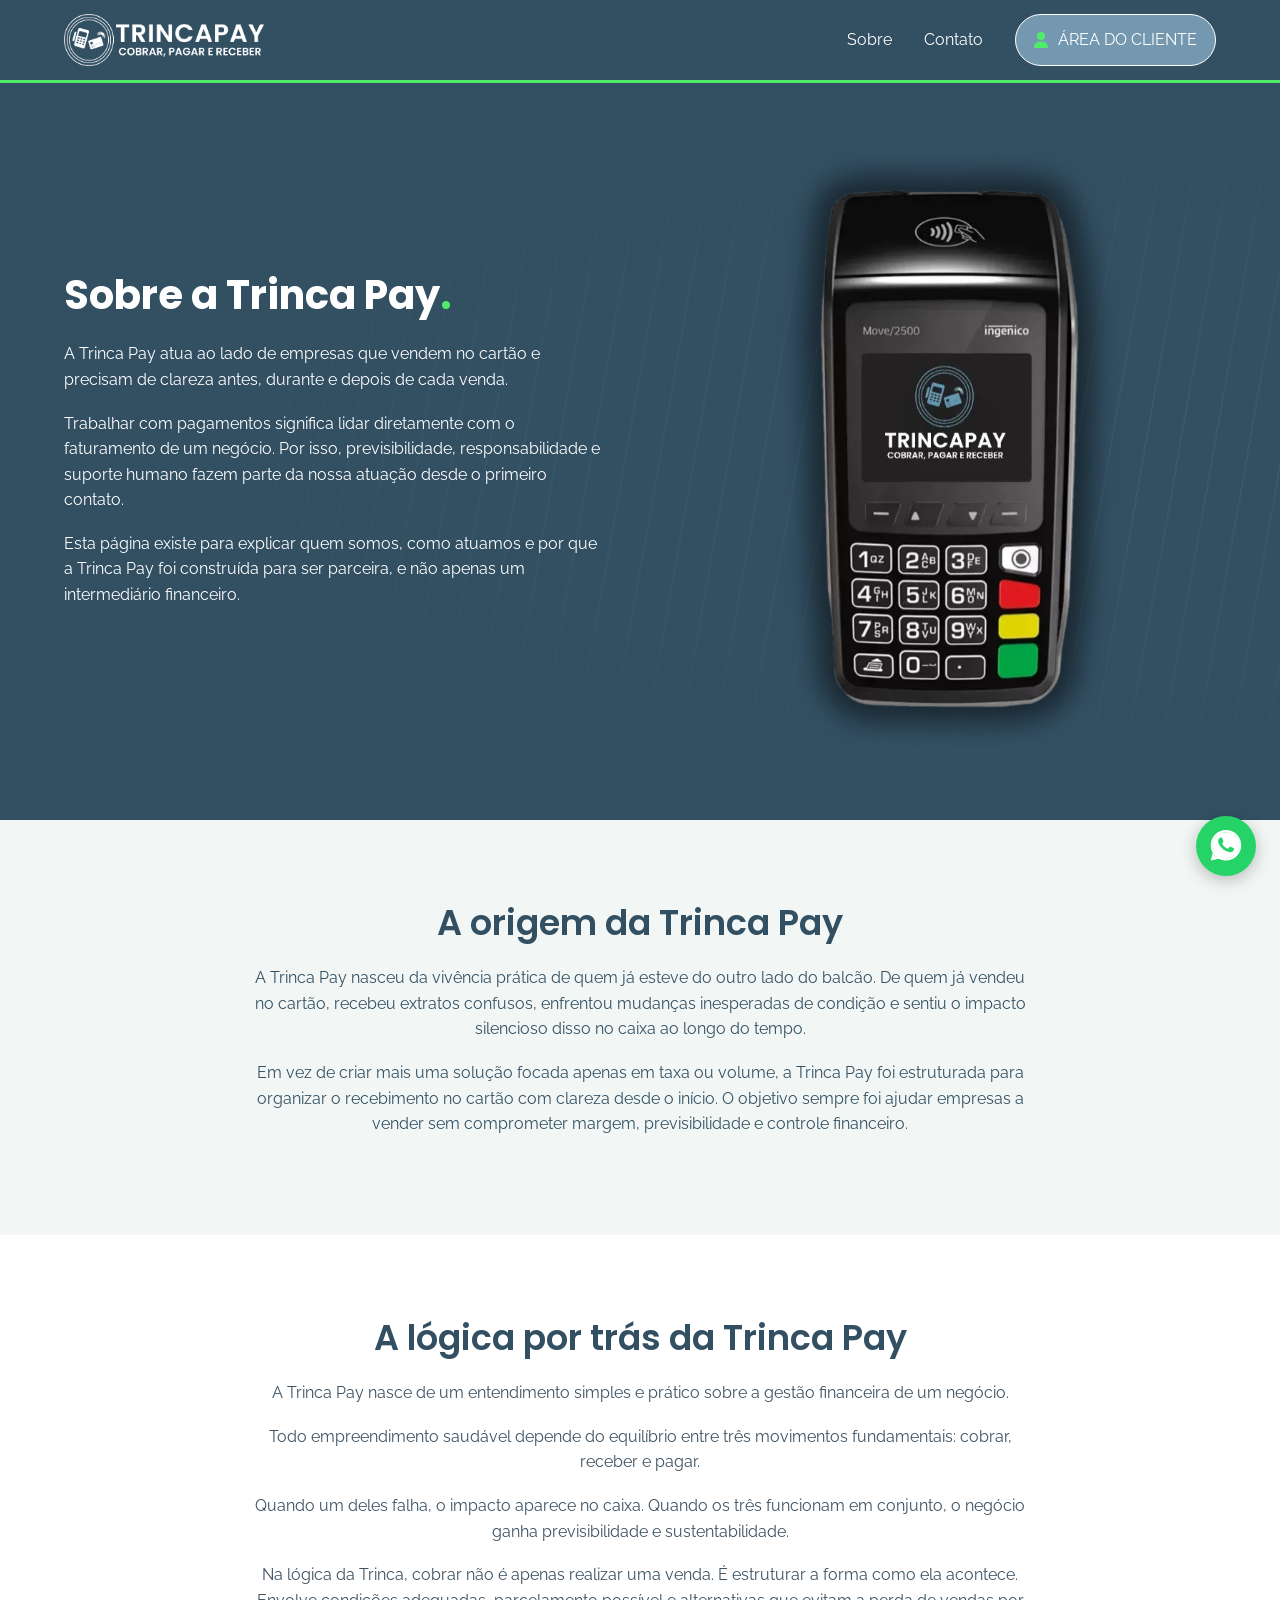
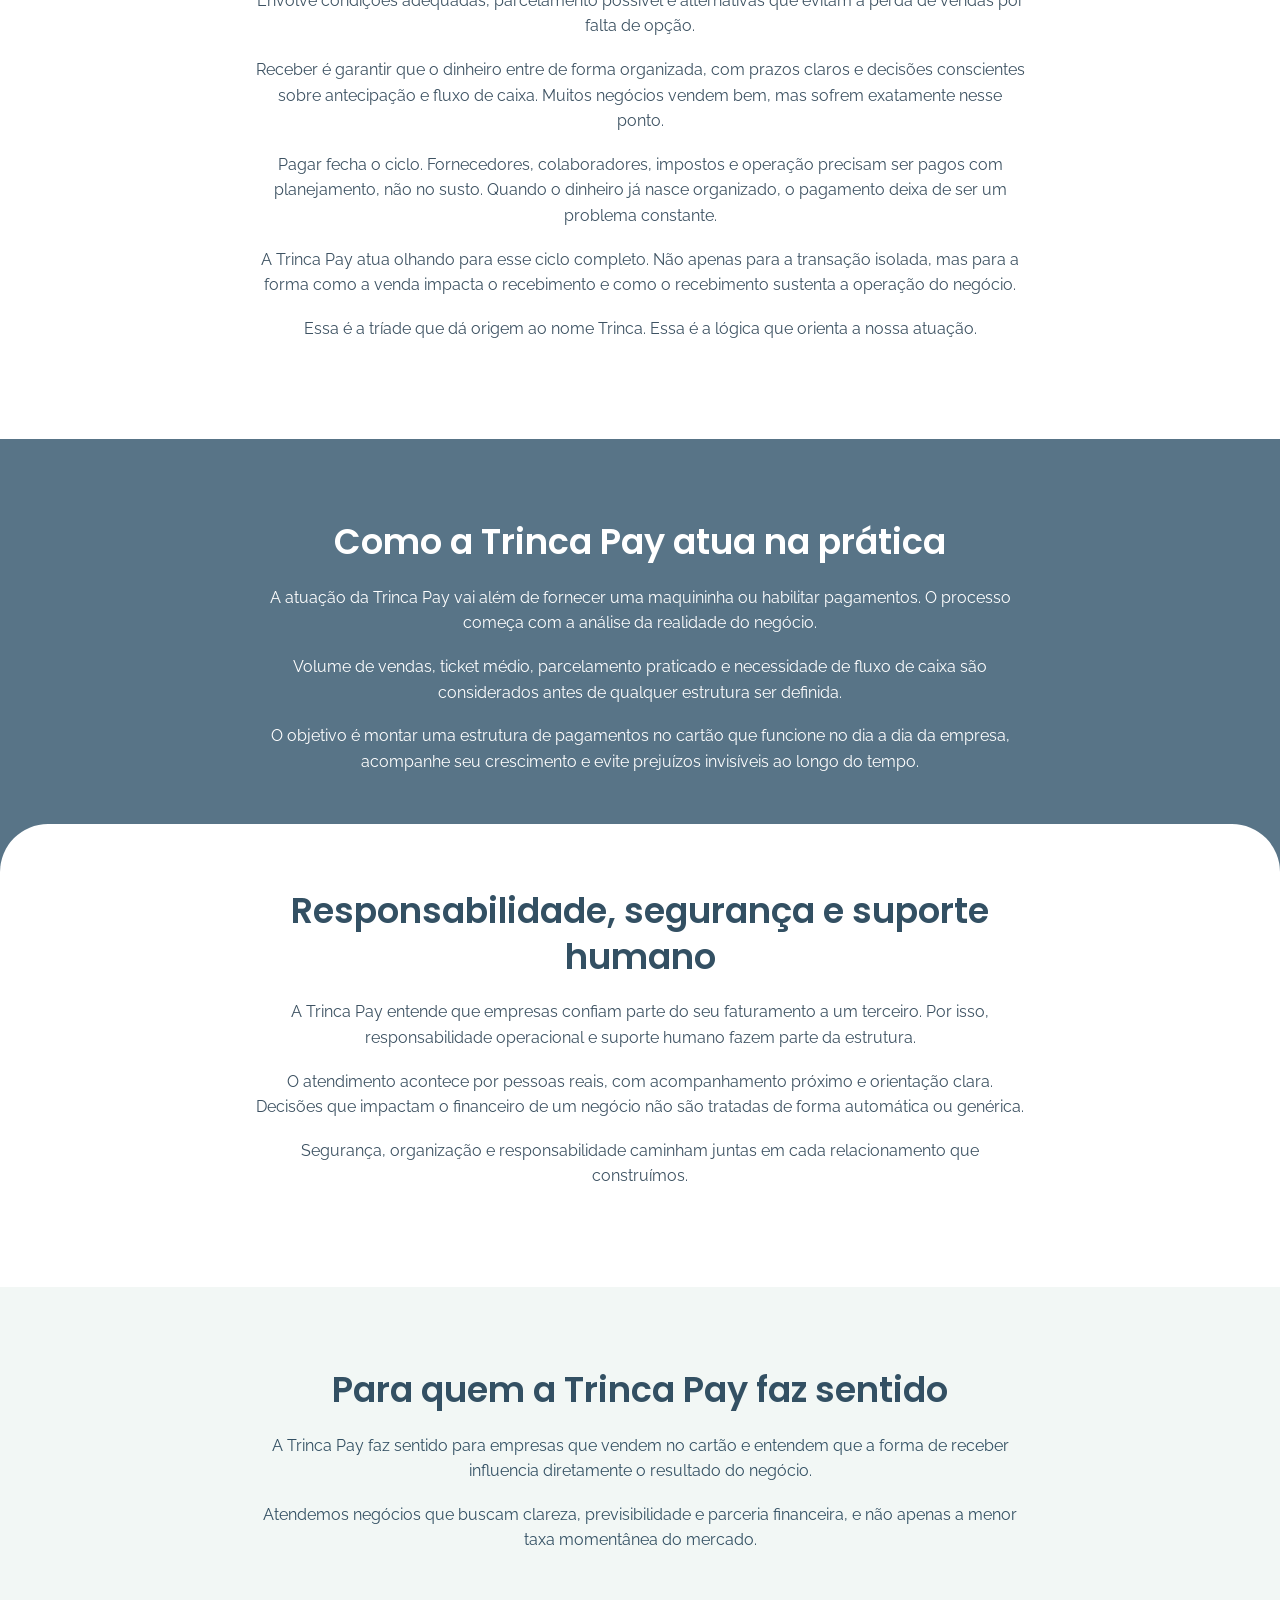
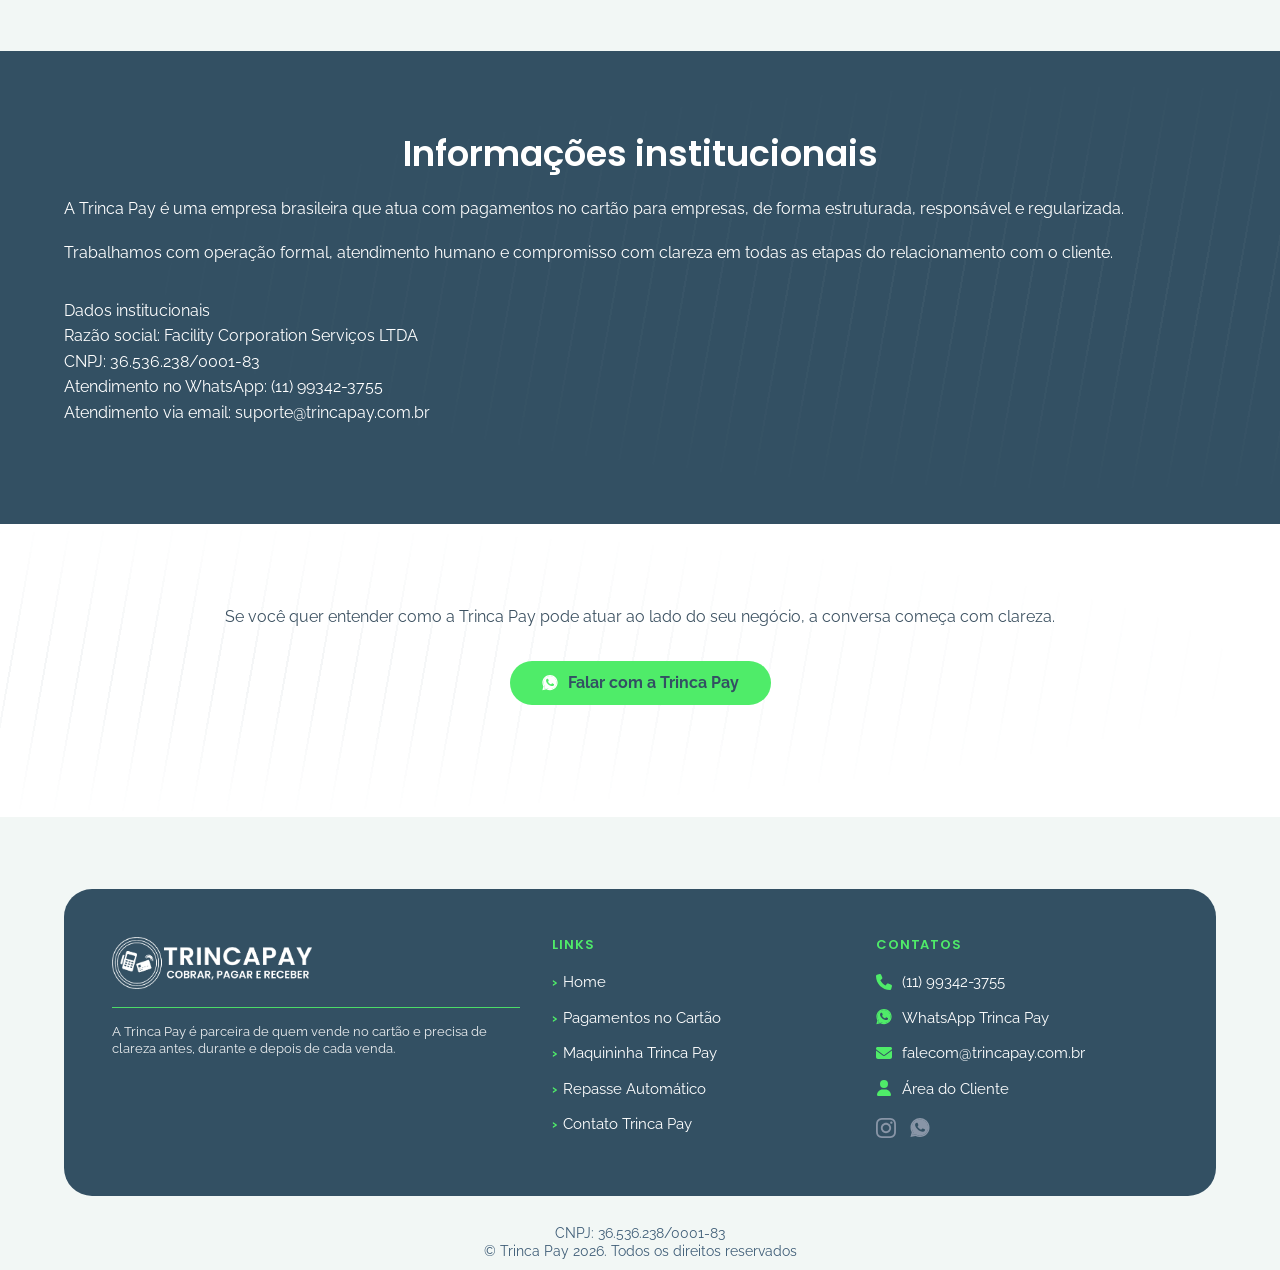
<file: sobre-nos/index.html>
<!DOCTYPE html>
<html lang="pt-BR">
<head>
<meta charset="UTF-8">
<meta name="viewport" content="width=device-width, initial-scale=1">
<title>Sobre a Trinca Pay | Pagamentos no Cartão para Empresas</title>
<meta name="description" content="Conheça a Trinca Pay, empresa que atua com pagamentos no cartão para empresas, com estrutura clara, suporte humano e foco em previsibilidade no recebimento.">
<meta name="keywords" content="Trinca Pay, pagamentos no cartão, empresa de pagamentos">
<meta name="author" content="Trinca Pay">
<meta name="robots" content="index, follow">
<link rel="canonical" href="https://trincapay.com.br/sobre-nos">

<meta property="og:type" content="website">
<meta property="og:title" content="Sobre a Trinca Pay | Pagamentos no Cartão para Empresas">
<meta property="og:description" content="Conheça a Trinca Pay, empresa que atua com pagamentos no cartão para empresas, com estrutura clara, suporte humano e foco em previsibilidade no recebimento.">
<meta property="og:image" content="/og-share-image.jpg">
<meta property="og:url" content="https://trincapay.com.br/sobre-nos">
<meta name="twitter:card" content="summary_large_image">
<meta name="twitter:image" content="/og-share-image.jpg">

<link rel="preconnect" href="https://fonts.googleapis.com">
<link rel="preconnect" href="https://fonts.gstatic.com" crossorigin>
<link rel="preload" as="style" href="https://fonts.googleapis.com/css2?family=Poppins:wght@400;500;600;700&family=Raleway:wght@400;500;600;700&display=swap" onload="this.onload=null;this.rel='stylesheet'">
<noscript><link rel="stylesheet" href="https://fonts.googleapis.com/css2?family=Poppins:wght@400;500;600;700&family=Raleway:wght@400;500;600;700&display=swap"></noscript>
<link rel="preconnect" href="https://images.leadconnectorhq.com">
<link rel="icon" type="image/webp" href="/favicon.webp">
<link rel="stylesheet" href="/assets/css/style.css?v=7">

<!-- Google Tag Manager (carregamento adiado: idle/interação do usuário, com limite de 3.5s, para não bloquear o carregamento inicial) -->
<script>
(function(w,d,s,l,i){
  w[l]=w[l]||[];w[l].push({'gtm.start': new Date().getTime(), event:'gtm.js'});
  function loadGTM(){
    if (w.__gtmLoaded) return;
    w.__gtmLoaded = true;
    var f=d.getElementsByTagName(s)[0], j=d.createElement(s), dl=l!='dataLayer'?'&l='+l:'';
    j.async=true; j.src='https://www.googletagmanager.com/gtm.js?id='+i+dl;
    f.parentNode.insertBefore(j,f);
  }
  var events = ['scroll','mousemove','touchstart','keydown','click'];
  function onInteract(){ events.forEach(function(e){ w.removeEventListener(e, onInteract); }); loadGTM(); }
  events.forEach(function(e){ w.addEventListener(e, onInteract, {passive:true, once:true}); });
  setTimeout(loadGTM, 3500);
})(window,document,'script','dataLayer','GTM-535Q238L');
</script>
<!-- End Google Tag Manager -->
<script src="/assets/js/analytics-events.js?v=2" defer></script>
<script type="application/ld+json">
{
  "@context": "https://schema.org",
  "@type": "Organization",
  "name": "Trinca Pay",
  "url": "https://trincapay.com.br",
  "logo": "https://trincapay.com.br/assets/images/logo-trincapay.webp",
  "description": "A Trinca Pay é parceira de quem vende no cartão e precisa de clareza antes, durante e depois de cada venda.",
  "contactPoint": {
    "@type": "ContactPoint",
    "telephone": "+55-11-99342-3755",
    "contactType": "customer service",
    "areaServed": "BR",
    "availableLanguage": "Portuguese"
  },
  "sameAs": [
    "https://www.instagram.com/trincapay",
    "https://wa.me/5511993423755"
  ]
}
</script>
</head>
<body>
<noscript><iframe src="https://www.googletagmanager.com/ns.html?id=GTM-535Q238L"
height="0" width="0" style="display:none;visibility:hidden"></iframe></noscript>

<header class="site-header">
  <div class="container">
    <a href="/" class="logo-link" title="Trinca Pay - Cobrar, pagar e receber" itemscope itemtype="https://schema.org/Organization">
      <img src="/assets/images/logo-trincapay.webp" alt="Trinca Pay - Cobrar, pagar e receber" width="1121" height="293" title="Trinca Pay - Cobrar, pagar e receber" itemprop="logo image">
    <meta itemprop="name" content="Trinca Pay">
    <meta itemprop="url" content="https://trincapay.com.br">
    <meta itemprop="telephone" content="+55-11-99342-3755">
    </a>
    <input type="checkbox" id="nav-toggle" class="nav-toggle-checkbox">
    <label for="nav-toggle" class="nav-toggle-btn" aria-label="Abrir menu">&#9776;</label>
    <nav class="nav-links">
      <a href="/sobre-nos" class="nav-link" title="Sobre">Sobre</a>
      <a href="/contato" class="nav-link" title="Contato">Contato</a>
    </nav>
    <a href="https://portaltrinca.com.br/login" class="btn-area-cliente" target="_blank" rel="noopener" title="ÁREA DO CLIENTE">ÁREA DO CLIENTE</a>
  </div>
</header>

<main>
  <section class="hero section-on-dark wave-bg">
    <div class="container grid-2">
      <div>
        <h1>Sobre a Trinca Pay<span class="accent">.</span></h1>
        <p>A Trinca Pay atua ao lado de empresas que vendem no cartão e precisam de clareza antes, durante e depois de cada venda.</p>
        <p>Trabalhar com pagamentos significa lidar diretamente com o faturamento de um negócio. Por isso, previsibilidade, responsabilidade e suporte humano fazem parte da nossa atuação desde o primeiro contato.</p>
        <p>Esta página existe para explicar quem somos, como atuamos e por que a Trinca Pay foi construída para ser parceira, e não apenas um intermediário financeiro.</p>
      </div>
      <div>
        <img src="/assets/images/home-hero.webp" alt="Trinca Pay como meio de pagamento parceiro para organizar recebimentos no cartão" style="border-radius:16px; max-width:366px; margin:0 auto; display:block;" width="512" height="840" fetchpriority="high" title="Trinca Pay como meio de pagamento parceiro para organizar recebimentos no cartão">
      </div>
    </div>
  </section>

  <section class="section-alt text-center">
    <div class="container" style="max-width:820px;">
      <h2>A origem da Trinca Pay</h2>
      <p>A Trinca Pay nasceu da vivência prática de quem já esteve do outro lado do balcão. De quem já vendeu no cartão, recebeu extratos confusos, enfrentou mudanças inesperadas de condição e sentiu o impacto silencioso disso no caixa ao longo do tempo.</p>
      <p>Em vez de criar mais uma solução focada apenas em taxa ou volume, a Trinca Pay foi estruturada para organizar o recebimento no cartão com clareza desde o início. O objetivo sempre foi ajudar empresas a vender sem comprometer margem, previsibilidade e controle financeiro.</p>
    </div>
  </section>

  <section class="section-on-light text-center">
    <div class="container" style="max-width:820px;">
      <h2>A lógica por trás da Trinca Pay</h2>
      <p>A Trinca Pay nasce de um entendimento simples e prático sobre a gestão financeira de um negócio.</p>
      <p>Todo empreendimento saudável depende do equilíbrio entre três movimentos fundamentais: cobrar, receber e pagar.</p>
      <p>Quando um deles falha, o impacto aparece no caixa. Quando os três funcionam em conjunto, o negócio ganha previsibilidade e sustentabilidade.</p>
      <p>Na lógica da Trinca, cobrar não é apenas realizar uma venda. É estruturar a forma como ela acontece. Envolve condições adequadas, parcelamento possível e alternativas que evitam a perda de vendas por falta de opção.</p>
      <p>Receber é garantir que o dinheiro entre de forma organizada, com prazos claros e decisões conscientes sobre antecipação e fluxo de caixa. Muitos negócios vendem bem, mas sofrem exatamente nesse ponto.</p>
      <p>Pagar fecha o ciclo. Fornecedores, colaboradores, impostos e operação precisam ser pagos com planejamento, não no susto. Quando o dinheiro já nasce organizado, o pagamento deixa de ser um problema constante.</p>
      <p>A Trinca Pay atua olhando para esse ciclo completo. Não apenas para a transação isolada, mas para a forma como a venda impacta o recebimento e como o recebimento sustenta a operação do negócio.</p>
      <p>Essa é a tríade que dá origem ao nome Trinca. Essa é a lógica que orienta a nossa atuação.</p>
    </div>
  </section>

  <section class="section-on-dark text-center" style="background:var(--color-bg-panel-blue);">
    <div class="container" style="max-width:820px;">
      <h2>Como a Trinca Pay atua na prática</h2>
      <p>A atuação da Trinca Pay vai além de fornecer uma maquininha ou habilitar pagamentos. O processo começa com a análise da realidade do negócio.</p>
      <p>Volume de vendas, ticket médio, parcelamento praticado e necessidade de fluxo de caixa são considerados antes de qualquer estrutura ser definida.</p>
      <p>O objetivo é montar uma estrutura de pagamentos no cartão que funcione no dia a dia da empresa, acompanhe seu crescimento e evite prejuízos invisíveis ao longo do tempo.</p>
    </div>
  </section>

  <section class="section-on-light text-center" style="border-radius:48px 48px 0 0; margin-top:-48px; position:relative; z-index:2; background:#fff; padding-top:64px;">
    <div class="container" style="max-width:820px;">
      <h2>Responsabilidade, segurança e suporte humano</h2>
      <p>A Trinca Pay entende que empresas confiam parte do seu faturamento a um terceiro. Por isso, responsabilidade operacional e suporte humano fazem parte da estrutura.</p>
      <p>O atendimento acontece por pessoas reais, com acompanhamento próximo e orientação clara. Decisões que impactam o financeiro de um negócio não são tratadas de forma automática ou genérica.</p>
      <p>Segurança, organização e responsabilidade caminham juntas em cada relacionamento que construímos.</p>
    </div>
  </section>

  <section class="section-alt text-center">
    <div class="container" style="max-width:820px;">
      <h2>Para quem a Trinca Pay faz sentido</h2>
      <p>A Trinca Pay faz sentido para empresas que vendem no cartão e entendem que a forma de receber influencia diretamente o resultado do negócio.</p>
      <p>Atendemos negócios que buscam clareza, previsibilidade e parceria financeira, e não apenas a menor taxa momentânea do mercado.</p>
    </div>
  </section>

  <section class="section-on-dark wave-bg">
    <div class="container">
      <h2 class="text-center">Informações institucionais</h2>
      <p>A Trinca Pay é uma empresa brasileira que atua com pagamentos no cartão para empresas, de forma estruturada, responsável e regularizada.</p>
      <p>Trabalhamos com operação formal, atendimento humano e compromisso com clareza em todas as etapas do relacionamento com o cliente.</p>

      <p style="margin-top:32px;">Dados institucionais<br>
      Razão social: Facility Corporation Serviços LTDA<br>
      CNPJ: 36.536.238/0001-83<br>
      Atendimento no WhatsApp: (11) 99342-3755<br>
      Atendimento via email: suporte@trincapay.com.br</p>
    </div>
  </section>

  <section class="section-on-light wave-bg wave-bg-light text-center">
    <div class="container">
      <p>Se você quer entender como a Trinca Pay pode atuar ao lado do seu negócio, a conversa começa com clareza.</p>
      <div class="btn-wrap">
        <a class="btn-cta" href="https://wa.me/5511993423755?text=Ol%C3%A1%2C%20vim%20pela%20p%C3%A1gina%20Sobre%20a%20TrincaPay%20e%20gostaria%20de%20entender%20como%20voc%C3%AAs%20podem%20atuar%20ao%20lado%20do%20meu%20neg%C3%B3cio." target="_blank" rel="noopener" title="Falar com a Trinca Pay">
          <span class="btn-icon"><svg viewBox="0 0 22 22" width="16" height="16" fill="#fff" xmlns="http://www.w3.org/2000/svg"><path fill-rule="evenodd" clip-rule="evenodd" d="M11 20.9647C16.7892 20.9647 21.4824 16.2716 21.4824 10.4824C21.4824 4.69311 16.7892 0 11 0C5.21075 0 0.517639 4.69311 0.517639 10.4824C0.517639 12.3624 1.01255 14.1268 1.8792 15.6524L0.517639 20.9647L5.99457 19.6947C7.48195 20.5046 9.18724 20.9647 11 20.9647ZM11 19.3521C15.8986 19.3521 19.8697 15.381 19.8697 10.4824C19.8697 5.58377 15.8986 1.61267 11 1.61267C6.10141 1.61267 2.13031 5.58377 2.13031 10.4824C2.13031 12.3737 2.72231 14.1268 3.73111 15.5665L2.93665 18.5457L5.96841 17.7878C7.39808 18.7743 9.13157 19.3521 11 19.3521Z"/><path fill-rule="evenodd" clip-rule="evenodd" d="M10.9998 19.4668C15.962 19.4668 19.9847 15.4442 19.9847 10.4819C19.9847 5.51974 15.962 1.49707 10.9998 1.49707C6.03762 1.49707 2.01495 5.51974 2.01495 10.4819C2.01495 12.3979 2.61464 14.1737 3.63654 15.6321L2.83176 18.65L5.9029 17.8822C7.35114 18.8816 9.10714 19.4668 10.9998 19.4668ZM7.44901 5.1587C7.8049 5.15562 8.14911 5.15264 8.37955 5.61548C8.57893 6.01595 8.82411 6.70349 9.11351 7.52482C9.11475 7.52833 9.11601 7.53188 9.11727 7.53547C9.18485 7.72704 9.29035 8.02613 9.15169 8.22437C9.01042 8.42633 8.69542 8.83272 8.46729 9.09595C8.40886 9.16338 8.29175 9.31767 8.45134 9.56914C8.49101 9.63166 8.52525 9.69572 8.56299 9.76629C8.71497 10.0506 8.92355 10.4408 9.77179 11.263C10.6279 12.093 11.702 12.5707 12.0982 12.7297C12.2058 12.7907 12.4645 12.8725 12.638 12.711C12.7178 12.6367 12.8681 12.4447 13.032 12.2353C13.2245 11.9894 13.4359 11.7194 13.5739 11.5879C13.5781 11.5841 13.5824 11.5802 13.5868 11.5761C13.6791 11.4915 13.8255 11.3573 14.0945 11.465C14.3301 11.5593 15.234 11.9943 15.9168 12.3229C16.0511 12.3875 16.1768 12.448 16.2872 12.501C16.3957 12.5354 16.5533 12.6621 16.5533 12.916C16.5533 13.4889 16.1477 15.1853 14.1764 15.2204C12.2051 15.2555 9.83062 14.2245 8.02344 12.2315C6.15087 10.1664 5.59515 8.78594 5.59515 7.52482C5.59515 5.98603 6.67148 5.15921 7.36175 5.15921C7.39088 5.15921 7.41998 5.15895 7.44901 5.1587Z"/></svg></span> Falar com a Trinca Pay
        </a>
      </div>
    </div>
  </section>
</main>

<footer class="site-footer-wrap">
  <div class="container">
    <div class="site-footer">
      <div>
        <div class="footer-brand">
          <img src="/assets/images/logo-trincapay.webp" alt="Trinca Pay" width="1121" height="293" title="Trinca Pay">
        </div>
        <p class="footer-desc">A Trinca Pay é parceira de quem vende no cartão e precisa de clareza antes, durante e depois de cada venda.</p>
      </div>
      <div>
        <h2>Links</h2>
        <ul>
          <li><a href="/" title="Home">Home</a></li>
          <li><a href="/pagamentos-no-cartao" title="Pagamentos no Cartão">Pagamentos no Cartão</a></li>
          <li><a href="/maquininha-trinca-pay" title="Maquininha Trinca Pay">Maquininha Trinca Pay</a></li>
          <li><a href="/repasse-automatico" title="Repasse Automático">Repasse Automático</a></li>
          <li><a href="/contato" title="Contato Trinca Pay">Contato Trinca Pay</a></li>
        </ul>
      </div>
      <div>
        <h2>Contatos</h2>
        <ul>
          <li class="contact-item"><span class="footer-icon footer-icon-phone"></span><a href="tel:+5511993423755" title="(11) 99342-3755">(11) 99342-3755</a></li>
          <li class="contact-item"><span class="footer-icon footer-icon-whatsapp"></span><a href="https://wa.me/5511993423755?text=Ol%C3%A1%2C%20vim%20pelo%20site%20da%20TrincaPay%20e%20gostaria%20de%20falar%20com%20voc%C3%AAs." target="_blank" rel="noopener" title="WhatsApp Trinca Pay">WhatsApp Trinca Pay</a></li>
          <li class="contact-item"><span class="footer-icon footer-icon-mail"></span><a href="mailto:falecom@trincapay.com.br" title="falecom@trincapay.com.br">falecom@trincapay.com.br</a></li>
          <li class="contact-item"><span class="footer-icon footer-icon-user"></span><a href="https://portaltrinca.com.br/login" target="_blank" rel="noopener" title="Área do Cliente">Área do Cliente</a></li>
        </ul>
        <div class="social-icons">
          <a href="https://www.instagram.com/trincapay" target="_blank" rel="noopener" title="Instagram Trinca Pay"><img src="/assets/images/icon-instagram.svg" alt="Instagram Trinca Pay" width="20" height="20" loading="lazy" title="Instagram Trinca Pay"></a>
          <a href="https://wa.me/5511993423755?text=Ol%C3%A1%2C%20vim%20pelo%20site%20da%20TrincaPay%20e%20gostaria%20de%20falar%20com%20voc%C3%AAs." target="_blank" rel="noopener" title="WhatsApp Trinca Pay"><img src="/assets/images/icon-whatsapp.svg" alt="WhatsApp Trinca Pay" width="20" height="20" loading="lazy" title="WhatsApp Trinca Pay"></a>
        </div>
      </div>
    </div>
    <p class="footer-legal">CNPJ: 36.536.238/0001-83<br>© Trinca Pay 2026. Todos os direitos reservados</p>
  </div>
</footer>

<a href="https://wa.me/5511993423755?text=Ol%C3%A1%2C%20conheci%20a%20TrincaPay%20pelo%20site%20e%20quero%20saber%20mais%20sobre%20a%20empresa%20e%20como%20voc%C3%AAs%20atuam." target="_blank" rel="noopener" class="whatsapp-float" title="Falar no WhatsApp com a Trinca Pay" aria-label="Falar no WhatsApp com a Trinca Pay">
  <img src="/assets/images/icon-whatsapp-white.svg" alt="" width="32" height="32">
</a>

</body>
</html>
</file>
<file: assets/css/style.css>
/* =========================================================
   Trinca Pay — Design System / Estilo compartilhado
   Cores, tipografia e componentes replicados do site original
   (trincapay.com.br), conforme requisitos técnicos e inspeção
   visual direta do site em produção.
   ========================================================= */

/* Google Fonts agora carregadas via <link rel="preconnect"> + <link rel="stylesheet">
   no <head> de cada página (em vez de @import), para não bloquear a renderização. */

:root {
  --color-bg-dark: #335063;       /* fundo petróleo - header, hero, seções escuras */
  --color-bg-dark-card: #4a6d84;  /* cartões sobre fundo escuro (levemente mais claro) */
  --color-bg-panel-blue: rgb(88, 116, 135); /* azul-acinzentado escurecido (contraste AA p/ texto branco: 4.93:1) */
  --color-accent: #4FEC69;        /* verde destaque - títulos, botões, fundos */
  --color-accent-text: #117A37;   /* verde escurecido para texto/links sobre fundo claro (contraste AA) */
  --color-white: #ffffff;
  --color-text-on-dark: #ffffff;
  --color-text-on-light: #335063; /* corpo de texto e headings sobre fundo claro */
  --color-alt-bg: #f2f7f5;        /* seções claras alternadas (leve tom esverdeado) */
  --color-text-alt-dark: #042B4E; /* azul escuro alternativo usado em FAQ, CTA final e alguns parágrafos */
  --color-off-white: #EFF4F0;     /* branco levemente acinzentado usado em links secundários do hero */
  --font-heading: 'Poppins', sans-serif;
  --font-body: 'Raleway', sans-serif;
  --radius-pill: 100px;
  --radius-card: 16px;
  --radius-panel: 28px;
  --max-width: 1200px;
}

* { box-sizing: border-box; }
html { scroll-behavior: smooth; }

body {
  margin: 0;
  font-family: var(--font-body);
  font-weight: 400;
  color: var(--color-text-on-light);
  background: var(--color-white);
  line-height: 1.6;
  overflow-x: hidden;
}

img { max-width: 100%; height: auto; display: block; }

a { color: inherit; text-decoration: none; }

.container {
  max-width: var(--max-width);
  margin: 0 auto;
  padding: 0 24px;
}

h1, h2, h3 {
  font-family: var(--font-heading);
  margin: 0 0 20px;
  line-height: 1.2;
}

h1 { font-weight: 700; font-size: 40px; line-height: 1.3; }
h2 { font-weight: 600; font-size: 35px; line-height: 1.3; }
h3 { font-weight: 700; font-size: 21px; line-height: 1.3; }

p { margin: 0 0 18px; font-size: 1rem; }

.accent { color: var(--color-accent); }
.section-on-light .accent { color: var(--color-accent-text); } /* verde escurecido sobre fundo claro (contraste AA) */

.section-on-dark h1, .section-on-dark h2, .section-on-dark h3, .section-on-dark p { color: var(--color-text-on-dark); }
.section-on-light h1, .section-on-light h2, .section-on-light h3 { color: var(--color-text-on-light); }
.section-on-light p { color: #3d5262; }

/* ============ Wave decoration (aproximação do padrão original) ============ */
.wave-bg {
  position: relative;
  overflow: hidden;
}
.wave-bg > * {
  position: relative;
  z-index: 1;
}
.wave-bg::before {
  content: "";
  position: absolute;
  inset: 0;
  z-index: 0;
  pointer-events: none;
  background-image: repeating-linear-gradient(
      100deg,
      rgba(255,255,255,0.035) 0px,
      rgba(255,255,255,0.035) 2px,
      transparent 2px,
      transparent 34px
    );
  mask-image: radial-gradient(ellipse at 85% 50%, black 10%, transparent 70%);
  -webkit-mask-image: radial-gradient(ellipse at 85% 50%, black 10%, transparent 70%);
}
.wave-bg-light::before {
  background-image: repeating-linear-gradient(
      100deg,
      rgba(51,80,99,0.05) 0px,
      rgba(51,80,99,0.05) 2px,
      transparent 2px,
      transparent 34px
    );
  mask-image: radial-gradient(ellipse at 15% 50%, black 10%, transparent 70%);
  -webkit-mask-image: radial-gradient(ellipse at 15% 50%, black 10%, transparent 70%);
}

/* ============ Header ============ */
.site-header {
  position: sticky;
  top: 0;
  z-index: 100;
  background: var(--color-bg-dark);
  border-bottom: 3px solid var(--color-accent);
}
.site-header .container {
  display: flex;
  align-items: center;
  justify-content: flex-end;
  gap: 32px;
  padding-top: 14px;
  padding-bottom: 14px;
}
.site-header .logo-link {
  display: flex;
  align-items: center;
  gap: 12px;
  margin-right: auto;
}
.site-header .logo-link img { width: 200px; height: auto; }
.site-header nav {
  display: flex;
  align-items: center;
  gap: 32px;
}
.site-header nav a.nav-link {
  color: var(--color-white);
  font-weight: 400;
  font-size: 16px;
}
.site-header nav a.nav-link:hover { color: var(--color-accent); }
.btn-area-cliente {
  display: inline-flex;
  align-items: center;
  gap: 8px;
  border: 1px solid #fff;
  background: rgb(116, 152, 176);
  color: #fff;
  padding: 12px 18px;
  border-radius: var(--radius-pill);
  font-size: 16px;
  font-weight: 400;
  white-space: nowrap;
}
.btn-area-cliente:hover { background: rgb(100, 136, 160); }
.btn-area-cliente::before {
  content: "";
  display: inline-block;
  width: 16px;
  height: 16px;
  background-color: var(--color-accent);
  -webkit-mask-image: url('data:image/svg+xml;utf8,<svg xmlns="http://www.w3.org/2000/svg" viewBox="0 0 448 512"><path d="M224 256a128 128 0 1 0 0-256 128 128 0 1 0 0 256zm-45.7 48C79.8 304 0 383.8 0 482.3 0 498.7 13.3 512 29.7 512h388.6c16.4 0 29.7-13.3 29.7-29.7 0-98.5-79.8-178.3-178.3-178.3h-91.4z"/></svg>');
  mask-image: url('data:image/svg+xml;utf8,<svg xmlns="http://www.w3.org/2000/svg" viewBox="0 0 448 512"><path d="M224 256a128 128 0 1 0 0-256 128 128 0 1 0 0 256zm-45.7 48C79.8 304 0 383.8 0 482.3 0 498.7 13.3 512 29.7 512h388.6c16.4 0 29.7-13.3 29.7-29.7 0-98.5-79.8-178.3-178.3-178.3h-91.4z"/></svg>');
  -webkit-mask-size: contain;
  mask-size: contain;
  -webkit-mask-repeat: no-repeat;
  mask-repeat: no-repeat;
}

/* ============ Hamburger (mobile nav toggle, checkbox hack, sem JS) ============ */
.nav-toggle-checkbox { display: none; }
.nav-toggle-btn {
  display: none;
  align-items: center;
  justify-content: center;
  color: var(--color-accent);
  font-size: 28px;
  cursor: pointer;
  line-height: 1;
  user-select: none;
}

/* ============ Buttons / CTAs ============ */
.btn-cta {
  display: inline-flex;
  align-items: center;
  justify-content: center;
  gap: 10px;
  background: var(--color-accent);
  color: var(--color-text-on-light);
  padding: 12px 32px;
  border-radius: var(--radius-pill);
  font-family: var(--font-body);
  font-weight: 700;
  font-size: 1rem;
  border: none;
  cursor: pointer;
  text-align: center;
  transition: transform 0.15s ease, box-shadow 0.15s ease;
  line-height: 1.25;
}
.btn-cta:hover { transform: translateY(-2px); box-shadow: 0 8px 20px rgba(79,236,105,0.35); }
.btn-cta .btn-sub { display: block; font-weight: 500; font-size: 0.85rem; opacity: 0.85; }
.btn-cta .btn-icon { font-size: 0.85em; display: inline-flex; align-items: center; }
.btn-cta .btn-icon svg { display: block; }
.btn-cta img.btn-icon { width: 18px; height: 18px; }
.btn-wrap { text-align: center; margin: 32px 0; }
.btn-wrap.align-left { text-align: left; }

/* ============ Layout helpers ============ */
section { padding: 80px 0; }
@media (max-width: 768px) { section { padding: 56px 0; } }

.section-on-dark { background: var(--color-bg-dark); color: var(--color-white); }
.section-alt { background: var(--color-alt-bg); }

.grid-2 {
  display: grid;
  grid-template-columns: 1fr 1fr;
  gap: 80px;
  align-items: center;
}
@media (max-width: 860px) {
  .grid-2 { grid-template-columns: 1fr; gap: 48px; }
  .grid-2.reverse-mobile { display: flex; flex-direction: column-reverse; }
  .como-funciona-block { text-align: center; }
  .como-funciona-block .como-funciona-btn { justify-content: center; }
}

.text-center { text-align: center; }

/* ============ Hero ============ */
.hero {
  padding: 64px 0 72px;
}
.hero .grid-2 { align-items: center; }
.hero .grid-2 img { max-width: min(366px, 100%); margin: 0 auto; }
.problema-img img { max-width: min(471px, 100%); margin: 0 auto; }
.hero-subtitle { color: var(--color-accent); font-weight: 400; }
.hero-eyebrow-link {
  display: inline-block;
  margin-top: 8px;
  font-size: 0.95rem;
  color: var(--color-white);
  opacity: 0.85;
  text-decoration: underline;
}

/* ============ Feature cards on dark bg ============ */
.card-grid-3 {
  display: grid;
  grid-template-columns: repeat(3, 1fr);
  gap: 24px;
  margin: 40px 0;
}
@media (max-width: 860px) { .card-grid-3 { grid-template-columns: 1fr; } }

.feature-card {
  background: var(--color-bg-panel-blue);
  border: none;
  border-radius: 20px;
  padding: 28px 26px;
  text-align: center;
}
.feature-card h3 { color: var(--color-white); font-size: 21px; font-weight: 700; margin-bottom: 14px; }
.feature-card h3 a { color: inherit; text-decoration: none; }
.feature-card p { color: var(--color-white); font-size: 16px; margin: 0; opacity: 1; }
.feature-card .icon { font-size: 1.5rem; margin-right: 8px; }
.feature-card-icon { display: block; margin: 0 auto 12px; }

.feature-card-alt {
  background: rgba(255,255,255,0.06);
}

/* Card escuro com icone ">>" (paineis "Estrutura de pagamentos") */
.feature-card-chevron {
  background: var(--color-text-on-light);
  border-radius: 20px;
  padding: 32px;
  text-align: left;
}
.feature-card-chevron .chevron-icon {
  display: block;
  color: var(--color-accent);
  font-weight: 700;
  font-size: 20px;
  margin-bottom: 12px;
  letter-spacing: -2px;
}
.feature-card-chevron p { color: #fff; font-size: 16px; margin: 0; }

/* Pills com checkmark (painel "Para quem faz sentido") */
.benefit-pills {
  display: flex;
  flex-wrap: wrap;
  justify-content: center;
  gap: 14px;
  margin: 32px 0;
}
.benefit-pill {
  background: var(--color-alt-bg);
  border-radius: 20px;
  padding: 18px 14px;
  max-width: 205px;
  text-align: center;
  color: var(--color-text-on-light);
  font-weight: 600;
  font-size: 14px;
}
.benefit-pill-blue { background: var(--color-bg-panel-blue); color: #fff; }
.benefit-pill .check-icon {
  display: flex;
  align-items: center;
  justify-content: center;
  width: 26px;
  height: 26px;
  border-radius: 50%;
  background: var(--color-accent);
  color: #fff;
  font-size: 14px;
  font-weight: 700;
  margin: 0 auto 10px;
}

/* ============ Numbered steps ============ */
.step-list { margin-top: 32px; }
.step-row {
  display: grid;
  grid-template-columns: 60px 1fr;
  gap: 40px;
  padding: 26px 0;
  border-bottom: 1px solid rgba(255,255,255,0.18);
}
.step-row:last-child { border-bottom: none; }
@media (max-width: 768px) {
  .step-row { grid-template-columns: 1fr; gap: 10px; }
}
.step-row .step-num { color: var(--color-accent); font-weight: 700; margin-right: 6px; }
.step-row h3, .step-row .step-marker { margin-bottom: 0; font-size: 1.15rem; font-weight: 700; }
.step-row p { margin: 0; opacity: 0.92; }

/* ============ Alternating image/text rows ("para quem") ============ */
.audience-row {
  padding: 64px 0;
}
.audience-row {
  padding: 48px !important;
}
.audience-row .photo-strip img { border-radius: var(--radius-card); max-width: min(400px, 100%); margin: 0 auto; }
.accent-link { color: var(--color-accent-text); font-weight: 600; text-decoration: underline; text-decoration-thickness: 1px; text-underline-offset: 2px; }
.accent-link:hover { text-decoration: underline; }
.audience-row .segment-line { font-style: italic; font-weight: 600; }

/* ============ Testimonials ============ */
.testimonials-frame {
  width: 100%;
  min-height: 480px;
  border: none;
}

/* ============ Founder section ============ */
.founder-photo {
  border: 6px solid rgba(255,255,255,0.15);
  border-radius: var(--radius-card);
  overflow: hidden;
  max-width: min(476px, 100%);
  margin: 0 auto;
}

/* ============ FAQ (accordion nativo via <details>) ============ */
.faq-list { margin-top: 32px; }
.faq-item {
  border: 1px solid #d8e3e0;
  border-radius: 14px;
  margin-bottom: 14px;
  padding: 4px 24px;
  background: var(--color-white);
}
.faq-item summary {
  cursor: pointer;
  list-style: none;
  padding: 20px 0;
  font-family: var(--font-heading);
  font-weight: 600;
  color: var(--color-text-on-light);
  display: flex;
  justify-content: space-between;
  align-items: center;
  font-size: 1.05rem;
}
.faq-item summary::-webkit-details-marker { display: none; }
.faq-item summary::after {
  content: "▾";
  color: var(--color-accent);
  font-size: 1.2rem;
  margin-left: 16px;
  transition: transform 0.2s ease;
}
.faq-item[open] summary::after { transform: rotate(180deg); }
.faq-item p { padding-bottom: 20px; margin: 0; color: #3d5262; }

/* ============ Footer ============ */
.site-footer-wrap {
  background: var(--color-alt-bg);
  padding: 72px 0 10px;
}
.site-footer {
  background: var(--color-bg-dark);
  border-radius: var(--radius-panel);
  padding: 48px;
  display: grid;
  grid-template-columns: 1.4fr 1fr 1fr;
  gap: 32px;
  color: var(--color-white);
}
@media (max-width: 860px) {
  .site-footer { grid-template-columns: 1fr; padding: 36px 28px; text-align: center; }
  .site-footer .footer-brand { justify-content: center; }
  .site-footer .contact-item { justify-content: center; }
  .social-icons { justify-content: center; }
}
.site-footer .footer-brand { display: flex; align-items: center; gap: 12px; margin-bottom: 18px; }
.site-footer .footer-brand img { width: 200px; height: auto; }
.site-footer .footer-desc {
  border-top: 1px solid var(--color-accent);
  padding-top: 16px;
  font-size: 0.9rem;
  opacity: 0.9;
}
.site-footer h2 {
  color: var(--color-accent);
  font-family: var(--font-heading);
  font-size: 0.85rem;
  letter-spacing: 0.06em;
  text-transform: uppercase;
  margin: 0 0 16px;
}
.site-footer ul { list-style: none; margin: 0; padding: 0; }
.site-footer li { margin-bottom: 12px; font-size: 0.92rem; }
.site-footer li a:hover { color: var(--color-accent); }
.site-footer ul li:not(.contact-item)::before {
  content: "›";
  color: var(--color-accent);
  font-weight: 700;
  margin-right: 6px;
}
.site-footer .contact-item { display: flex; align-items: center; gap: 10px; }
.site-footer .contact-item .footer-icon {
  display: inline-block;
  width: 16px;
  height: 16px;
  background-color: var(--color-accent);
  flex-shrink: 0;
  -webkit-mask-size: contain;
  mask-size: contain;
  -webkit-mask-repeat: no-repeat;
  mask-repeat: no-repeat;
  -webkit-mask-position: center;
  mask-position: center;
}
.footer-icon-phone { -webkit-mask-image: url('data:image/svg+xml;utf8,<svg xmlns="http://www.w3.org/2000/svg" viewBox="0 0 512 512"><path d="M164.9 24.6c-7.7-18.6-28-28.5-47.4-23.2l-88 24C12.1 30.2 0 46 0 64C0 311.4 200.6 512 448 512c18 0 33.8-12.1 38.6-29.5l24-88c5.3-19.4-4.6-39.7-23.2-47.4l-96-40c-16.3-6.8-35.2-2.1-46.3 11.6l-40.4 49.3c-72.7-34.1-131.3-92.7-165.4-165.4l49.3-40.4c13.7-11.2 18.4-30 11.6-46.3l-40-96z"/></svg>'); mask-image: url('data:image/svg+xml;utf8,<svg xmlns="http://www.w3.org/2000/svg" viewBox="0 0 512 512"><path d="M164.9 24.6c-7.7-18.6-28-28.5-47.4-23.2l-88 24C12.1 30.2 0 46 0 64C0 311.4 200.6 512 448 512c18 0 33.8-12.1 38.6-29.5l24-88c5.3-19.4-4.6-39.7-23.2-47.4l-96-40c-16.3-6.8-35.2-2.1-46.3 11.6l-40.4 49.3c-72.7-34.1-131.3-92.7-165.4-165.4l49.3-40.4c13.7-11.2 18.4-30 11.6-46.3l-40-96z"/></svg>'); }
.footer-icon-whatsapp { -webkit-mask-image: url('data:image/svg+xml;utf8,<svg xmlns="http://www.w3.org/2000/svg" viewBox="0 0 22 22"><path fill-rule="evenodd" clip-rule="evenodd" d="M11 20.9647C16.7892 20.9647 21.4824 16.2716 21.4824 10.4824C21.4824 4.69311 16.7892 0 11 0C5.21075 0 0.517639 4.69311 0.517639 10.4824C0.517639 12.3624 1.01255 14.1268 1.8792 15.6524L0.517639 20.9647L5.99457 19.6947C7.48195 20.5046 9.18724 20.9647 11 20.9647ZM11 19.3521C15.8986 19.3521 19.8697 15.381 19.8697 10.4824C19.8697 5.58377 15.8986 1.61267 11 1.61267C6.10141 1.61267 2.13031 5.58377 2.13031 10.4824C2.13031 12.3737 2.72231 14.1268 3.73111 15.5665L2.93665 18.5457L5.96841 17.7878C7.39808 18.7743 9.13157 19.3521 11 19.3521Z"/><path fill-rule="evenodd" clip-rule="evenodd" d="M10.9998 19.4668C15.962 19.4668 19.9847 15.4442 19.9847 10.4819C19.9847 5.51974 15.962 1.49707 10.9998 1.49707C6.03762 1.49707 2.01495 5.51974 2.01495 10.4819C2.01495 12.3979 2.61464 14.1737 3.63654 15.6321L2.83176 18.65L5.9029 17.8822C7.35114 18.8816 9.10714 19.4668 10.9998 19.4668ZM7.44901 5.1587C7.8049 5.15562 8.14911 5.15264 8.37955 5.61548C8.57893 6.01595 8.82411 6.70349 9.11351 7.52482C9.11475 7.52833 9.11601 7.53188 9.11727 7.53547C9.18485 7.72704 9.29035 8.02613 9.15169 8.22437C9.01042 8.42633 8.69542 8.83272 8.46729 9.09595C8.40886 9.16338 8.29175 9.31767 8.45134 9.56914C8.49101 9.63166 8.52525 9.69572 8.56299 9.76629C8.71497 10.0506 8.92355 10.4408 9.77179 11.263C10.6279 12.093 11.702 12.5707 12.0982 12.7297C12.2058 12.7907 12.4645 12.8725 12.638 12.711C12.7178 12.6367 12.8681 12.4447 13.032 12.2353C13.2245 11.9894 13.4359 11.7194 13.5739 11.5879C13.5781 11.5841 13.5824 11.5802 13.5868 11.5761C13.6791 11.4915 13.8255 11.3573 14.0945 11.465C14.3301 11.5593 15.234 11.9943 15.9168 12.3229C16.0511 12.3875 16.1768 12.448 16.2872 12.501C16.3957 12.5354 16.5533 12.6621 16.5533 12.916C16.5533 13.4889 16.1477 15.1853 14.1764 15.2204C12.2051 15.2555 9.83062 14.2245 8.02344 12.2315C6.15087 10.1664 5.59515 8.78594 5.59515 7.52482C5.59515 5.98603 6.67148 5.15921 7.36175 5.15921C7.39088 5.15921 7.41998 5.15895 7.44901 5.1587Z"/></svg>'); mask-image: url('data:image/svg+xml;utf8,<svg xmlns="http://www.w3.org/2000/svg" viewBox="0 0 22 22"><path fill-rule="evenodd" clip-rule="evenodd" d="M11 20.9647C16.7892 20.9647 21.4824 16.2716 21.4824 10.4824C21.4824 4.69311 16.7892 0 11 0C5.21075 0 0.517639 4.69311 0.517639 10.4824C0.517639 12.3624 1.01255 14.1268 1.8792 15.6524L0.517639 20.9647L5.99457 19.6947C7.48195 20.5046 9.18724 20.9647 11 20.9647ZM11 19.3521C15.8986 19.3521 19.8697 15.381 19.8697 10.4824C19.8697 5.58377 15.8986 1.61267 11 1.61267C6.10141 1.61267 2.13031 5.58377 2.13031 10.4824C2.13031 12.3737 2.72231 14.1268 3.73111 15.5665L2.93665 18.5457L5.96841 17.7878C7.39808 18.7743 9.13157 19.3521 11 19.3521Z"/><path fill-rule="evenodd" clip-rule="evenodd" d="M10.9998 19.4668C15.962 19.4668 19.9847 15.4442 19.9847 10.4819C19.9847 5.51974 15.962 1.49707 10.9998 1.49707C6.03762 1.49707 2.01495 5.51974 2.01495 10.4819C2.01495 12.3979 2.61464 14.1737 3.63654 15.6321L2.83176 18.65L5.9029 17.8822C7.35114 18.8816 9.10714 19.4668 10.9998 19.4668ZM7.44901 5.1587C7.8049 5.15562 8.14911 5.15264 8.37955 5.61548C8.57893 6.01595 8.82411 6.70349 9.11351 7.52482C9.11475 7.52833 9.11601 7.53188 9.11727 7.53547C9.18485 7.72704 9.29035 8.02613 9.15169 8.22437C9.01042 8.42633 8.69542 8.83272 8.46729 9.09595C8.40886 9.16338 8.29175 9.31767 8.45134 9.56914C8.49101 9.63166 8.52525 9.69572 8.56299 9.76629C8.71497 10.0506 8.92355 10.4408 9.77179 11.263C10.6279 12.093 11.702 12.5707 12.0982 12.7297C12.2058 12.7907 12.4645 12.8725 12.638 12.711C12.7178 12.6367 12.8681 12.4447 13.032 12.2353C13.2245 11.9894 13.4359 11.7194 13.5739 11.5879C13.5781 11.5841 13.5824 11.5802 13.5868 11.5761C13.6791 11.4915 13.8255 11.3573 14.0945 11.465C14.3301 11.5593 15.234 11.9943 15.9168 12.3229C16.0511 12.3875 16.1768 12.448 16.2872 12.501C16.3957 12.5354 16.5533 12.6621 16.5533 12.916C16.5533 13.4889 16.1477 15.1853 14.1764 15.2204C12.2051 15.2555 9.83062 14.2245 8.02344 12.2315C6.15087 10.1664 5.59515 8.78594 5.59515 7.52482C5.59515 5.98603 6.67148 5.15921 7.36175 5.15921C7.39088 5.15921 7.41998 5.15895 7.44901 5.1587Z"/></svg>'); }
.footer-icon-mail { -webkit-mask-image: url('data:image/svg+xml;utf8,<svg xmlns="http://www.w3.org/2000/svg" viewBox="0 0 512 512"><path d="M48 64C21.5 64 0 85.5 0 112c0 15.1 7.1 29.3 19.2 38.4L236.8 313.6c11.4 8.5 27 8.5 38.4 0L492.8 150.4c12.1-9.1 19.2-23.3 19.2-38.4c0-26.5-21.5-48-48-48H48zM0 176V384c0 35.3 28.7 64 64 64H448c35.3 0 64-28.7 64-64V176L294.4 339.2c-22.8 17.1-54 17.1-76.8 0L0 176z"/></svg>'); mask-image: url('data:image/svg+xml;utf8,<svg xmlns="http://www.w3.org/2000/svg" viewBox="0 0 512 512"><path d="M48 64C21.5 64 0 85.5 0 112c0 15.1 7.1 29.3 19.2 38.4L236.8 313.6c11.4 8.5 27 8.5 38.4 0L492.8 150.4c12.1-9.1 19.2-23.3 19.2-38.4c0-26.5-21.5-48-48-48H48zM0 176V384c0 35.3 28.7 64 64 64H448c35.3 0 64-28.7 64-64V176L294.4 339.2c-22.8 17.1-54 17.1-76.8 0L0 176z"/></svg>'); }
.footer-icon-user { -webkit-mask-image: url('data:image/svg+xml;utf8,<svg xmlns="http://www.w3.org/2000/svg" viewBox="0 0 448 512"><path d="M224 256a128 128 0 1 0 0-256 128 128 0 1 0 0 256zm-45.7 48C79.8 304 0 383.8 0 482.3 0 498.7 13.3 512 29.7 512h388.6c16.4 0 29.7-13.3 29.7-29.7 0-98.5-79.8-178.3-178.3-178.3h-91.4z"/></svg>'); mask-image: url('data:image/svg+xml;utf8,<svg xmlns="http://www.w3.org/2000/svg" viewBox="0 0 448 512"><path d="M224 256a128 128 0 1 0 0-256 128 128 0 1 0 0 256zm-45.7 48C79.8 304 0 383.8 0 482.3 0 498.7 13.3 512 29.7 512h388.6c16.4 0 29.7-13.3 29.7-29.7 0-98.5-79.8-178.3-178.3-178.3h-91.4z"/></svg>'); }
.social-icons { display: flex; gap: 14px; margin-top: 18px; }
.social-icons img { width: 20px; height: 20px; opacity: 0.85; }
.social-icons a:hover img { opacity: 1; }

.footer-legal {
  text-align: center;
  font-size: 0.85rem;
  color: var(--color-text-on-light);
  opacity: 0.75;
  padding-top: 28px;
  padding-bottom: 0;
  margin-bottom: 0;
}

/* ============ Contact form ============ */
.contact-form {
  max-width: 560px;
  margin: 0 auto;
  display: flex;
  flex-direction: column;
  gap: 18px;
}
.contact-form label {
  font-weight: 500;
  font-size: 14px;
  color: #2C3345;
  margin-bottom: 6px;
  display: block;
}
.contact-form input,
.contact-form textarea {
  width: 100%;
  padding: 8px 15px;
  border-radius: 5px;
  border: 1px solid #ACACAC;
  font-family: var(--font-body);
  font-size: 1rem;
}
.contact-form .email-field { position: relative; }
.contact-form .email-field input { padding-left: 36px; }
.contact-form .email-field svg {
  position: absolute;
  left: 12px;
  top: 50%;
  transform: translateY(-50%);
  width: 16px;
  height: 16px;
  color: #8C8C8C;
  pointer-events: none;
}
.contact-form textarea { min-height: 140px; resize: vertical; }
.btn-submit {
  align-self: stretch;
  width: 100%;
  margin-top: 8px;
  border: none;
  border-radius: 5px;
  background: #042B4E;
  color: #fff;
  padding: 9px 50px;
  font-family: var(--font-body);
  font-weight: 600;
  font-size: 14px;
  cursor: pointer;
  transition: background 0.15s ease;
}
.btn-submit:hover { background: #06355f; }

/* ============ Influencer landing ============ */
.offer-ribbon {
  background: var(--color-accent);
  color: var(--color-text-on-light);
  text-align: center;
  font-weight: 500;
  font-size: 16px;
  padding: 10px 20px;
}
.offer-ribbon strong { font-weight: 700; }
.offer-badge {
  display: inline-block;
  background: rgba(255,255,255,0.1);
  border: 1px solid rgba(255,255,255,0.35);
  padding: 8px 20px;
  border-radius: var(--radius-pill);
  font-size: 0.85rem;
  margin-bottom: 20px;
}
.price-box {
  margin: 20px 0;
}
.price-box .price-main { font-family: var(--font-heading); font-weight: 700; font-size: 32px; }
.price-box .price-main .accent { color: var(--color-accent); }
.coupon-box {
  display: inline-block;
  border: 2px dashed var(--color-accent);
  padding: 10px 22px;
  border-radius: 12px;
  margin-top: 20px;
  font-weight: 700;
  letter-spacing: 0.05em;
}
.benefit-list { list-style: none; margin: 24px 0; padding: 0; }
.benefit-list li { padding: 10px 0; border-bottom: 1px solid rgba(255,255,255,0.15); }
.benefit-list li::before { content: "✓ "; color: var(--color-accent); font-weight: 700; }
.benefit-list-light li { border-bottom-color: rgba(51,80,99,0.12); color: var(--color-text-on-light); }

.btn-icon-play { display: inline-block; color: var(--color-text-on-light); margin-right: 4px; }

.card-grid-4 {
  display: grid;
  grid-template-columns: repeat(4, 1fr);
  gap: 24px;
  margin: 40px 0;
}
@media (max-width: 860px) { .card-grid-4 { grid-template-columns: 1fr 1fr; } }
@media (max-width: 560px) { .card-grid-4 { grid-template-columns: 1fr; } }

/* ============ Mobile nav ============ */
/* Entre ~481-720px: nada encolhe; o container quebra e o botão
   "ÁREA DO CLIENTE" cai para uma 2ª linha, alinhado à direita. */
@media (max-width: 720px) {
  .site-header .container { flex-wrap: wrap; justify-content: flex-end; row-gap: 10px; }
  .site-header .logo-link { margin-right: auto; }
}

/* Abaixo de 480px: menu vira hambúrguer real (igual produção), e o botão
   "ÁREA DO CLIENTE" fica centralizado abaixo do header, em linha própria. */
@media (max-width: 480px) {
  .site-header .container { justify-content: space-between; }
  .nav-toggle-btn { display: flex; order: 2; }
  .site-header nav.nav-links {
    display: none;
    order: 4;
    width: 100%;
    flex-direction: column;
    align-items: flex-start;
    gap: 16px;
  }
  .nav-toggle-checkbox:checked ~ nav.nav-links { display: flex; }
  .btn-area-cliente { order: 3; width: 100%; justify-content: center; margin: 0 auto; }
}

/* =========================================================
   MOBILE (≤480px) — tamanhos exatos extraídos da produção,
   sobrepondo os valores fixos de desktop definidos acima.
   ========================================================= */
@media (max-width: 480px) {
  h1 { font-size: 26px !important; line-height: 1.35 !important; }
  h2 { font-size: 22px !important; line-height: 1.35 !important; }
  h3 { font-size: 18px !important; line-height: 1.35 !important; }
  p { font-size: 16px !important; line-height: 1.5 !important; }
  .hero-subtitle { font-size: 14px !important; line-height: 1.4 !important; }
  .step-row .step-num { font-size: 18px !important; line-height: 1.4 !important; }
  .faq-item summary { font-size: 16px !important; line-height: 1.4 !important; }
  section { padding: 40px 0 !important; }
  .hero { padding: 40px 0 48px !important; }
  .card-grid-3 { gap: 16px !important; }
  .feature-card { padding: 20px 18px !important; }
  .step-row { grid-template-columns: 1fr !important; gap: 6px !important; padding: 18px 0 !important; }
  .site-footer { padding: 28px 20px !important; }
  .footer-legal { font-size: 12px !important; line-height: 1.4 !important; padding-top: 10px !important; padding-bottom: 10px !important; }

  /* Imagens: produção limita a ALTURA no mobile (não deixa esticar),
     valores extraídos direto das media queries de trincapay.com.br. */
  .hero .grid-2 img { width: auto !important; max-width: 100% !important; height: 300px !important; margin: 0 auto !important; }
  .problema-img img { width: 344px !important; max-width: 100% !important; height: 258px !important; margin: 0 auto !important; }
  .audience-row .photo-strip img { max-width: min(300px, 100%) !important; width: 100% !important; height: auto !important; margin: 0 auto !important; }
  .founder-photo { max-width: min(300px, 100%) !important; }
  .founder-photo img { height: auto !important; }
}

/* =========================================================
   HOME — valores tipográficos exatos extraídos da produção
   (font-size, font-weight, color, line-height computados
   diretamente em trincapay.com.br). Seções mapeadas por ordem
   dentro de <main> (nth-of-type), escopadas a body.page-home.
   ========================================================= */

/* 1) HERO */
.page-home main > section:nth-of-type(1) h1 { font-size: 40px; font-weight: 700; color: #fff; line-height: 52px; }
.page-home main > section:nth-of-type(1) .hero-subtitle { font-size: 18px; font-weight: 400; color: var(--color-accent); line-height: 23.4px; }
.page-home main > section:nth-of-type(1) p { font-size: 20px; font-weight: 400; color: #fff; line-height: 30px; }
.page-home main > section:nth-of-type(1) .hero-eyebrow-link { font-size: 16px; font-weight: 400; color: var(--color-off-white); line-height: 20.8px; }

/* 2) O PROBLEMA */
.page-home main > section:nth-of-type(2) h2 { font-size: 30px; font-weight: 600; color: var(--color-text-on-light); line-height: 39px; }
.page-home main > section:nth-of-type(2) p { font-size: 16px; font-weight: 400; color: var(--color-text-alt-dark); line-height: 24px; }

/* 3) A REGRA + CARDS + COMO FUNCIONA */
/* 3) A REGRA + CARDS (fundo cinza claro) */
.page-home main > section:nth-of-type(3) > .container > h2:first-child { font-size: 35px; font-weight: 600; color: var(--color-text-on-light); line-height: 45.5px; }
.page-home main > section:nth-of-type(3) > .container > p { font-size: 16px; font-weight: 400; color: var(--color-text-on-light); line-height: 20.8px; }
.page-home main > section:nth-of-type(3) .feature-card { background: #fff; box-shadow: 0 4px 16px rgba(51,80,99,0.08); }
.page-home main > section:nth-of-type(3) .feature-card h3 { font-size: 21px; font-weight: 700; color: var(--color-text-on-light); line-height: 27.3px; }
.page-home main > section:nth-of-type(3) .feature-card p { font-size: 16px; font-weight: 400; color: var(--color-text-on-light); line-height: 20.8px; }

/* 4) COMO FUNCIONA + STEPS (fundo azul escuro, igual antes) */
.page-home main > section:nth-of-type(4) > .container > h2 { font-size: 35px; font-weight: 600; color: #fff; line-height: 45.5px; }
.page-home main > section:nth-of-type(4) .step-list + p,
.page-home main > section:nth-of-type(4) > .container > h2 ~ p { font-size: 18px; font-weight: 500; color: #fff; line-height: 27px; }
.page-home main > section:nth-of-type(4) .step-row { grid-template-columns: 340px 1fr; }
.page-home main > section:nth-of-type(4) .step-row .step-num { font-size: 24px; font-weight: 700; color: var(--color-accent); line-height: 55.2px; }
.page-home main > section:nth-of-type(4) .step-row h3 { font-size: 21px; font-weight: 600; color: #fff; line-height: 27.3px; }
.page-home main > section:nth-of-type(4) .step-row p { font-size: 16px; font-weight: 400; color: #fff; line-height: 24px; }
.page-home main > section:nth-of-type(4) .step-row { border-bottom-color: rgba(255,255,255,1); }
.page-home main > section:nth-of-type(4) p[style*="margin-top:32px"] { font-size: 18px; font-weight: 400; color: #fff; line-height: 23.4px; }

/* 4) PARA QUEM */
.page-home main > section:nth-of-type(5) > .container.text-center > h2 { font-size: 35px; font-weight: 700; color: var(--color-text-on-light); line-height: 45.5px; }
.page-home main > section:nth-of-type(5) > .container.text-center > p { font-size: 16px; font-weight: 400; color: var(--color-text-on-light); line-height: 20.8px; }
.page-home main > section:nth-of-type(5) .audience-row h3 { font-size: 19px; font-weight: 400; color: var(--color-text-on-light); line-height: 24.7px; }
.page-home main > section:nth-of-type(5) .audience-row .segment-line { font-size: 16px; font-weight: 500; color: var(--color-text-on-light); line-height: 20.8px; }
.page-home main > section:nth-of-type(5) .audience-row p:not(.segment-line) { font-size: 16px; font-weight: 400; color: var(--color-text-on-light); line-height: 20.8px; }

/* 5) O QUE MUDA */
.page-home main > section:nth-of-type(6) h2 { font-size: 30px; font-weight: 400; color: var(--color-text-on-light); line-height: 39px; }
.page-home main > section:nth-of-type(6) > .container > p:first-of-type { font-size: 16px; font-weight: 400; color: var(--color-text-on-light); line-height: 20.8px; }
.page-home main > section:nth-of-type(6) .feature-card h3 { font-size: 22px; font-weight: 700; color: var(--color-accent); line-height: 28.6px; }
.page-home main > section:nth-of-type(6) .feature-card p { font-size: 16px; font-weight: 400; color: #fff; line-height: 20.8px; }

/* 7) FUNDADOR */
.page-home main > section:nth-of-type(8) h2 { font-size: 30px; font-weight: 700; color: #fff; line-height: 39px; }
.page-home main > section:nth-of-type(8) p { font-size: 18px; font-weight: 400; color: #fff; line-height: 27px; }

/* 8) FAQ */
.page-home main > section:nth-of-type(9) > .container.text-center > h2 { font-size: 30px; font-weight: 600; color: var(--color-text-alt-dark); line-height: 39px; }
.page-home main > section:nth-of-type(9) .faq-item summary { font-size: 18px; font-weight: 500; color: var(--color-text-alt-dark); line-height: 27px; }
.page-home main > section:nth-of-type(9) .faq-item p { font-size: 16px; font-weight: 400; color: var(--color-text-alt-dark); line-height: 20.8px; }

/* 9) CTA FINAL */
.page-home main > section:nth-of-type(10) h2 { font-size: 36px; font-weight: 600; color: var(--color-text-alt-dark); line-height: 46.8px; }
.page-home main > section:nth-of-type(10) p { font-size: 18px; font-weight: 400; color: var(--color-text-alt-dark); line-height: 27px; }

/* FOOTER (todas as páginas) */
.site-footer .footer-desc { font-size: 13px; font-weight: 400; color: #fff; line-height: 16.9px; }
.site-footer h2 { font-size: 13px; font-weight: 600; color: var(--color-accent); line-height: 16.9px; }

/* BOTÃO FLUTUANTE DE WHATSAPP (todas as páginas) */
.whatsapp-float {
  position: fixed;
  right: 24px;
  bottom: 24px;
  z-index: 999;
  width: 60px;
  height: 60px;
  border-radius: 50%;
  background: #25D366;
  display: flex;
  align-items: center;
  justify-content: center;
  box-shadow: 0 4px 16px rgba(0, 0, 0, 0.25);
  transition: transform 0.2s ease, box-shadow 0.2s ease;
}
.whatsapp-float:hover,
.whatsapp-float:focus-visible {
  transform: scale(1.08);
  box-shadow: 0 6px 20px rgba(0, 0, 0, 0.3);
}
.whatsapp-float img {
  width: 32px;
  height: 32px;
  display: block;
}
@media (max-width: 480px) {
  .whatsapp-float {
    right: 16px;
    bottom: 16px;
    width: 52px;
    height: 52px;
  }
  .whatsapp-float img {
    width: 28px;
    height: 28px;
  }
}
.footer-legal { font-size: 14px; font-weight: 400; color: var(--color-text-alt-dark); line-height: 18.2px; }
</file>
